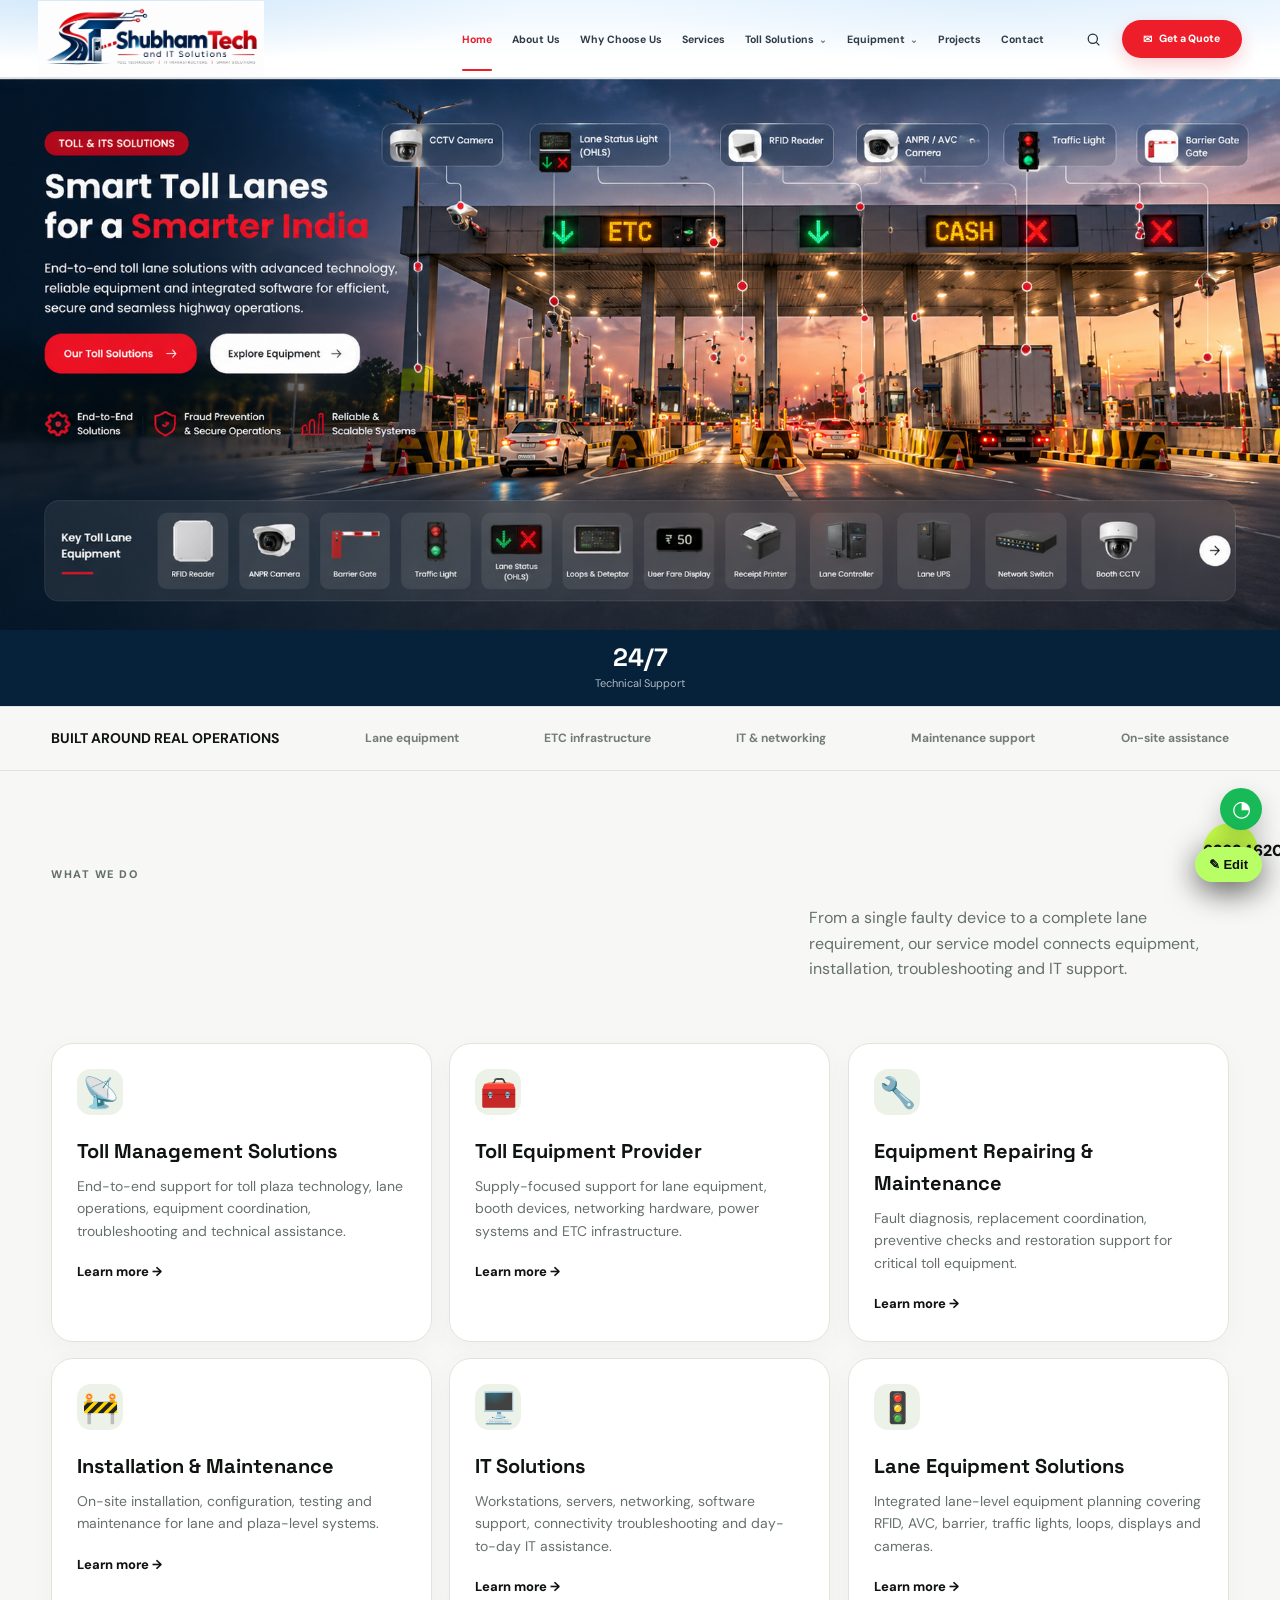
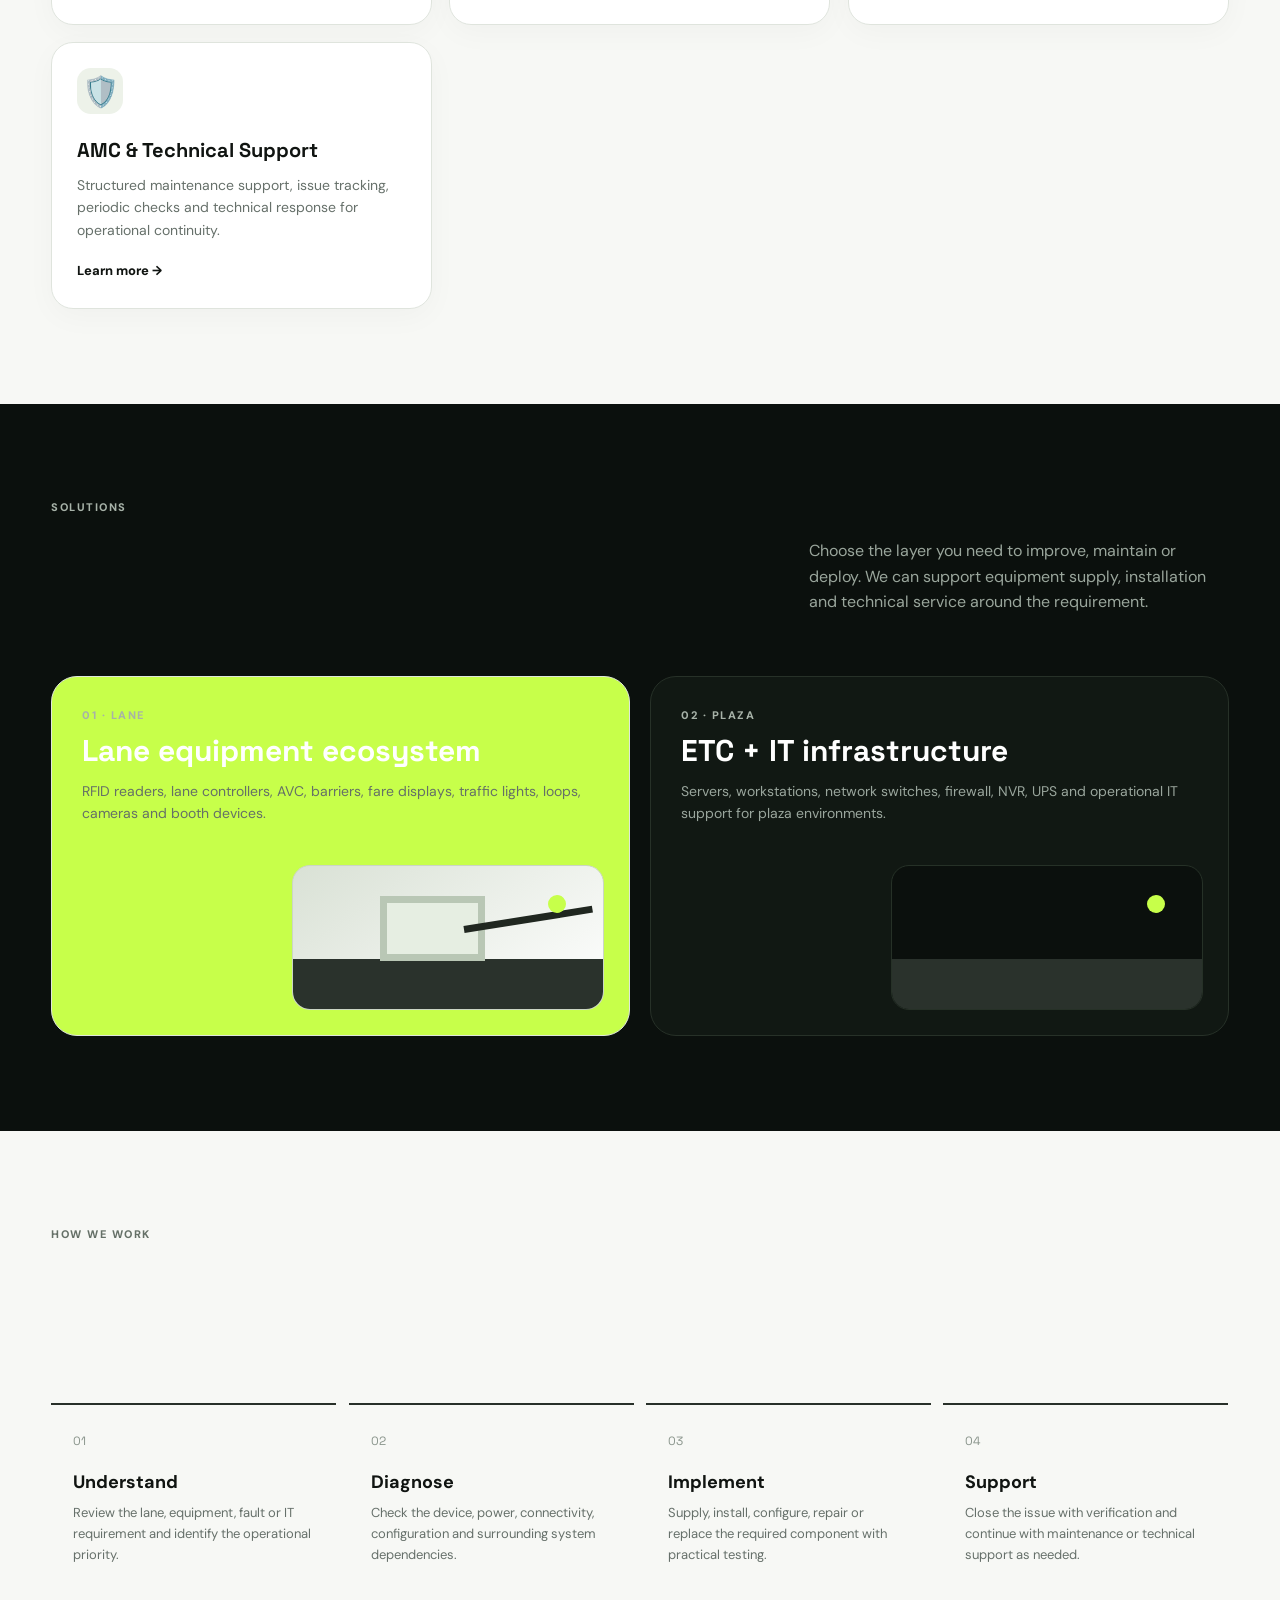
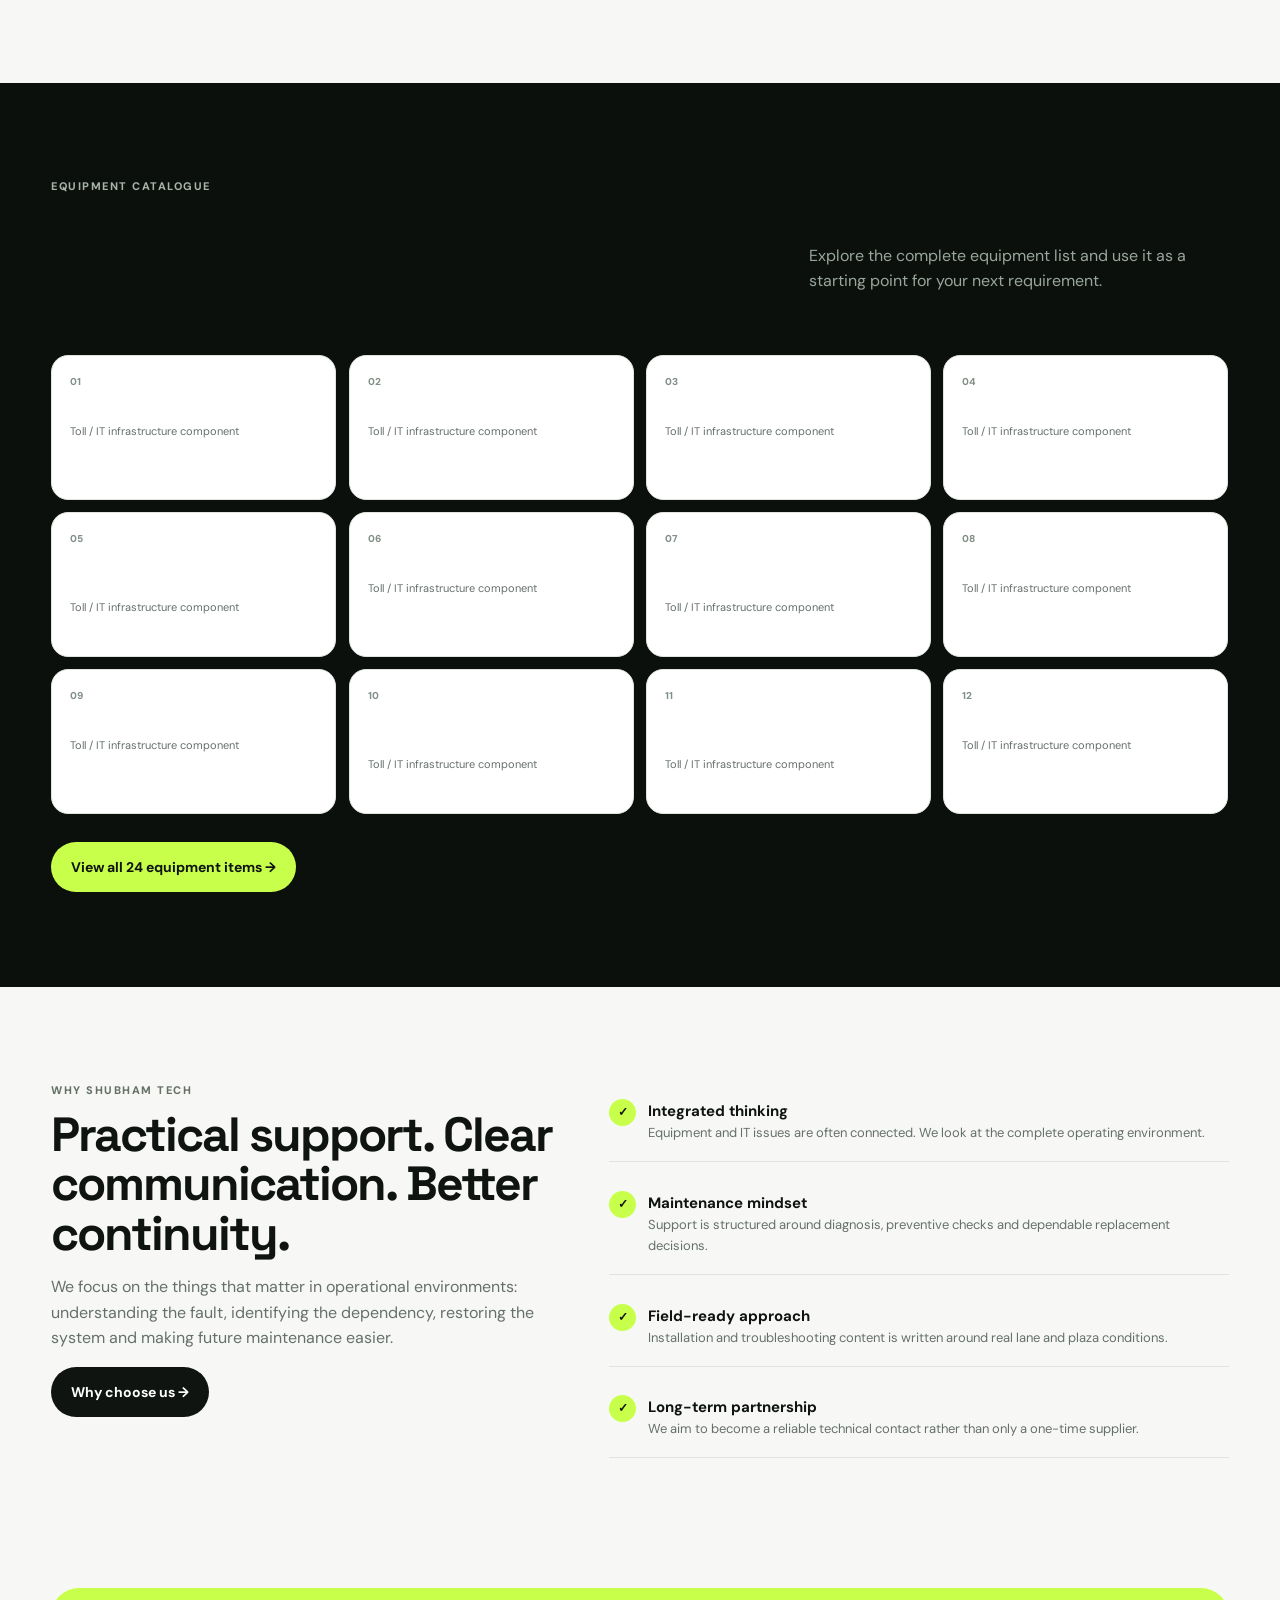
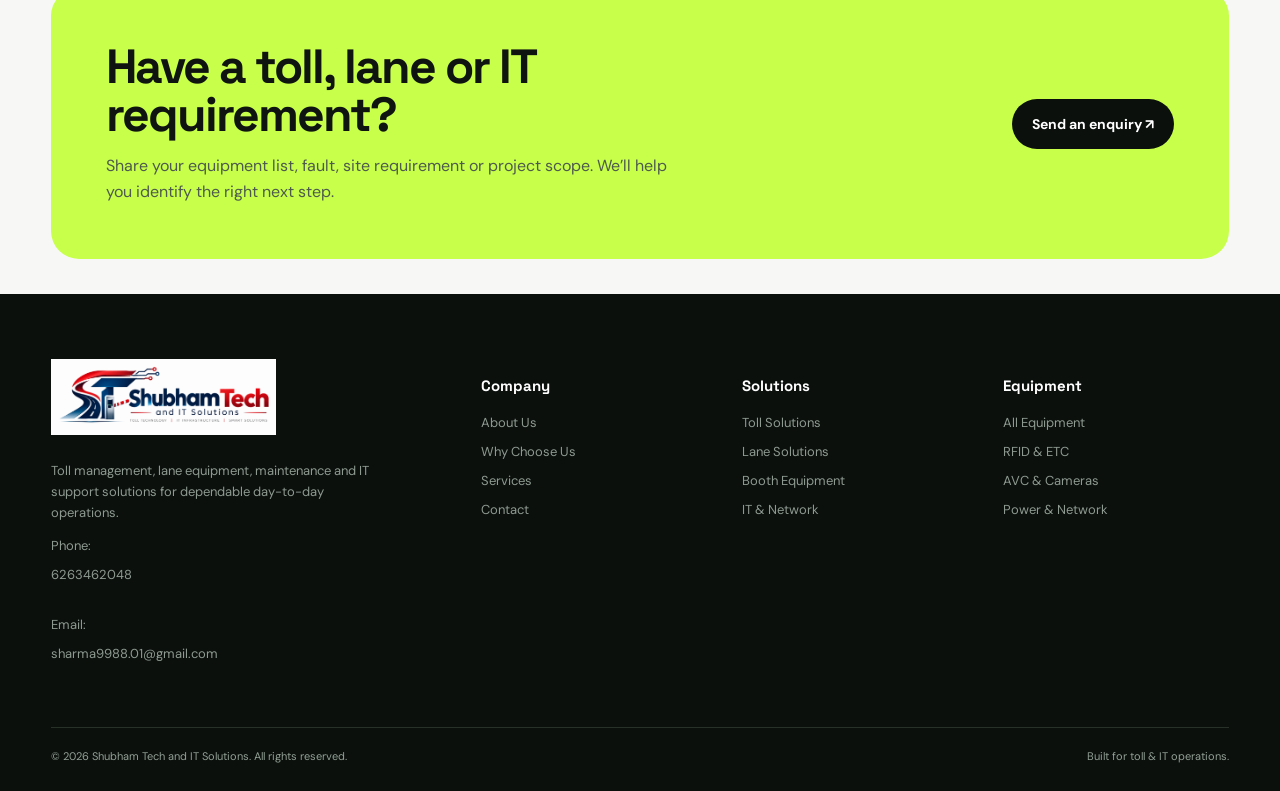
<file: index.html>
<!doctype html><html lang="en"><head><meta charset="utf-8"><meta name="viewport" content="width=device-width,initial-scale=1"><title>Home | Shubham Tech and IT Solutions</title><meta name="description" content="Shubham Tech and IT Solutions provides toll management, toll equipment, lane solutions, maintenance and IT support."><link rel="stylesheet" href="style.css"></head><body><header class="nav screenshot-nav" aria-label="Main navigation">
  <div class="nav-inner screenshot-nav-inner">
    <a class="brand screenshot-brand" href="index.html" aria-label="Shubham Tech and IT Solutions home">
      <img class="brand-logo screenshot-logo" src="logo.png" alt="Shubham Tech and IT Solutions">
    </a>
    <nav class="nav-links screenshot-links" aria-label="Primary">
      <a href="index.html">Home</a>
      <a href="about.html">About Us</a>
      <a href="why-choose-us.html">Why Choose Us</a>
      <a href="services.html">Services</a>
      <a href="solutions.html">Toll Solutions <span class="nav-caret">⌄</span></a>
      <a href="equipment.html">Equipment <span class="nav-caret">⌄</span></a>
      <a href="solutions.html">Projects</a>
      <a href="contact.html">Contact</a>
      <a class="mobile-quote" href="contact.html">Get a Quote</a>
    </nav>
    <div class="screenshot-actions">
      <button class="nav-search screenshot-search" type="button" aria-label="Search">
        <svg viewBox="0 0 24 24" aria-hidden="true"><circle cx="11" cy="11" r="6.5"></circle><path d="M16 16l4.2 4.2"></path></svg>
      </button>
      <a class="quote-cta screenshot-quote" href="contact.html"><span class="quote-icon">✉</span> Get a Quote</a>
      <button class="menu screenshot-menu" type="button" aria-label="Open menu">☰</button>
    </div>
  </div>
</header>
<section class="hero reference-hero dashboard-hero">
<div class="dashboard-visual">
  <img src="toll-dashboard-hero.png" alt="Smart toll lane dashboard for Shubham Tech and IT Solutions">
  <a class="dashboard-hotspot dashboard-solution" href="solutions.html" aria-label="Explore toll solutions"></a>
  <a class="dashboard-hotspot dashboard-equipment" href="equipment.html" aria-label="Explore equipment"></a>
  <a class="dashboard-hotspot dashboard-strip" href="equipment.html" aria-label="View key toll lane equipment"></a>
</div>
<div class="dashboard-stats dashboard-stats-single">
  <div><b>24/7</b><span>Technical Support</span></div>
</div>
</section><section class="trust"><div class="container trust-row"><b>BUILT AROUND REAL OPERATIONS</b><span>Lane equipment</span><span>ETC infrastructure</span><span>IT & networking</span><span>Maintenance support</span><span>On-site assistance</span></div></section>
<section class="section"><div class="container"><div class="section-head"><div><div class="tag">What we do</div><h2>One technical partner for the complete toll environment.</h2></div><p>From a single faulty device to a complete lane requirement, our service model connects equipment, installation, troubleshooting and IT support.</p></div><div class="cards"><article class="card"><div class="icon toll-icon">📡</div><h3>Toll Management Solutions</h3><p>End-to-end support for toll plaza technology, lane operations, equipment coordination, troubleshooting and technical assistance.</p><a class="link" href="services.html">Learn more →</a></article><article class="card"><div class="icon toll-icon">🧰</div><h3>Toll Equipment Provider</h3><p>Supply-focused support for lane equipment, booth devices, networking hardware, power systems and ETC infrastructure.</p><a class="link" href="services.html">Learn more →</a></article><article class="card"><div class="icon toll-icon">🔧</div><h3>Equipment Repairing & Maintenance</h3><p>Fault diagnosis, replacement coordination, preventive checks and restoration support for critical toll equipment.</p><a class="link" href="services.html">Learn more →</a></article><article class="card"><div class="icon toll-icon">🚧</div><h3>Installation & Maintenance</h3><p>On-site installation, configuration, testing and maintenance for lane and plaza-level systems.</p><a class="link" href="services.html">Learn more →</a></article><article class="card"><div class="icon toll-icon">🖥️</div><h3>IT Solutions</h3><p>Workstations, servers, networking, software support, connectivity troubleshooting and day-to-day IT assistance.</p><a class="link" href="services.html">Learn more →</a></article><article class="card"><div class="icon toll-icon">🚦</div><h3>Lane Equipment Solutions</h3><p>Integrated lane-level equipment planning covering RFID, AVC, barrier, traffic lights, loops, displays and cameras.</p><a class="link" href="services.html">Learn more →</a></article><article class="card"><div class="icon toll-icon">🛡️</div><h3>AMC & Technical Support</h3><p>Structured maintenance support, issue tracking, periodic checks and technical response for operational continuity.</p><a class="link" href="services.html">Learn more →</a></article></div></div></section>
<section class="section dark"><div class="container"><div class="section-head"><div><div class="tag">Solutions</div><h2>From lane-level devices to plaza-wide systems.</h2></div><p>Choose the layer you need to improve, maintain or deploy. We can support equipment supply, installation and technical service around the requirement.</p></div><div class="solution-grid"><article class="solution-card lime"><div class="tag">01 · Lane</div><h3>Lane equipment ecosystem</h3><p>RFID readers, lane controllers, AVC, barriers, fare displays, traffic lights, loops, cameras and booth devices.</p><div class="solution-art"><div class="lane-road-art"></div><div class="booth-art"></div><div class="bar-art"></div><div class="green-dot"></div></div></article><article class="solution-card dark"><div class="tag">02 · Plaza</div><h3>ETC + IT infrastructure</h3><p>Servers, workstations, network switches, firewall, NVR, UPS and operational IT support for plaza environments.</p><div class="solution-art"><div class="lane-road-art"></div><div class="green-dot"></div></div></article></div></div></section>
<section class="section"><div class="container"><div class="section-head"><div><div class="tag">How we work</div><h2>A simple service flow built for quick action.</h2></div></div><div class="process"><div class="step"><span>01</span><h3>Understand</h3><p>Review the lane, equipment, fault or IT requirement and identify the operational priority.</p></div><div class="step"><span>02</span><h3>Diagnose</h3><p>Check the device, power, connectivity, configuration and surrounding system dependencies.</p></div><div class="step"><span>03</span><h3>Implement</h3><p>Supply, install, configure, repair or replace the required component with practical testing.</p></div><div class="step"><span>04</span><h3>Support</h3><p>Close the issue with verification and continue with maintenance or technical support as needed.</p></div></div></div></section>
<section class="section dark"><div class="container"><div class="section-head"><div><div class="tag">Equipment catalogue</div><h2>A broad equipment basket for modern toll operations.</h2></div><p>Explore the complete equipment list and use it as a starting point for your next requirement.</p></div><div class="equip-grid"><article class="equip"><div class="equip-num">01</div><h3>RFID Reader with Mounting Pole</h3><p>Toll / IT infrastructure component</p></article><article class="equip"><div class="equip-num">02</div><h3>Electronics Enclosure</h3><p>Toll / IT infrastructure component</p></article><article class="equip"><div class="equip-num">03</div><h3>Lane Controller with Normal PC</h3><p>Toll / IT infrastructure component</p></article><article class="equip"><div class="equip-num">04</div><h3>AVC Camera Base</h3><p>Toll / IT infrastructure component</p></article><article class="equip"><div class="equip-num">05</div><h3>User Fare Display with Mounting Pole</h3><p>Toll / IT infrastructure component</p></article><article class="equip"><div class="equip-num">06</div><h3>Automatic Barrier Gate</h3><p>Toll / IT infrastructure component</p></article><article class="equip"><div class="equip-num">07</div><h3>Overhead Lane Status Light (OHLS)</h3><p>Toll / IT infrastructure component</p></article><article class="equip"><div class="equip-num">08</div><h3>Traffic Light with Mounting Pole</h3><p>Toll / IT infrastructure component</p></article><article class="equip"><div class="equip-num">09</div><h3>Loops with Detector</h3><p>Toll / IT infrastructure component</p></article><article class="equip"><div class="equip-num">10</div><h3>Incident Capture Camera with Mounting Pole</h3><p>Toll / IT infrastructure component</p></article><article class="equip"><div class="equip-num">11</div><h3>Customized Industrial Grade Keyboard</h3><p>Toll / IT infrastructure component</p></article><article class="equip"><div class="equip-num">12</div><h3>TFT Monitor</h3><p>Toll / IT infrastructure component</p></article></div><div class="actions"><a class="btn lime" href="equipment.html">View all 24 equipment items →</a></div></div></section>
<section class="section"><div class="container split"><div><div class="tag">Why Shubham Tech</div><h2>Practical support. Clear communication. Better continuity.</h2><p>We focus on the things that matter in operational environments: understanding the fault, identifying the dependency, restoring the system and making future maintenance easier.</p><a class="btn dark" href="why-choose-us.html">Why choose us →</a></div><div class="checklist"><div class="check"><b>✓</b><div><strong>Integrated thinking</strong><span>Equipment and IT issues are often connected. We look at the complete operating environment.</span></div></div><div class="check"><b>✓</b><div><strong>Maintenance mindset</strong><span>Support is structured around diagnosis, preventive checks and dependable replacement decisions.</span></div></div><div class="check"><b>✓</b><div><strong>Field-ready approach</strong><span>Installation and troubleshooting content is written around real lane and plaza conditions.</span></div></div><div class="check"><b>✓</b><div><strong>Long-term partnership</strong><span>We aim to become a reliable technical contact rather than only a one-time supplier.</span></div></div></div></div></section>
<section class="cta"><div class="container"><div class="cta-box"><div><h2>Have a toll, lane or IT requirement?</h2><p>Share your equipment list, fault, site requirement or project scope. We’ll help you identify the right next step.</p></div><a class="btn" href="contact.html">Send an enquiry ↗</a></div></div></section><footer class="footer"><div class="container footer-grid"><div><div class="brand" style="color:white"><img class="brand-logo" src="logo.png" alt="Shubham Tech and IT Solutions logo"><span class="brand-text">Shubham Tech</span></div><p style="margin-top:18px;max-width:330px">Toll management, lane equipment, maintenance and IT support solutions for dependable day-to-day operations.</p><p>Phone: <a href="tel:+916263462048">6263462048</a><br>Email: <a href="mailto:sharma9988.01@gmail.com">sharma9988.01@gmail.com</a></p></div><div><h3>Company</h3><a href="about.html">About Us</a><a href="why-choose-us.html">Why Choose Us</a><a href="services.html">Services</a><a href="contact.html">Contact</a></div><div><h3>Solutions</h3><a href="solutions.html">Toll Solutions</a><a href="solutions.html#lane">Lane Solutions</a><a href="solutions.html#booth">Booth Equipment</a><a href="solutions.html#network">IT & Network</a></div><div><h3>Equipment</h3><a href="equipment.html">All Equipment</a><a href="equipment.html#rfid">RFID & ETC</a><a href="equipment.html#avc">AVC & Cameras</a><a href="equipment.html#power">Power & Network</a></div></div><div class="container footer-bottom"><span>© 2026 Shubham Tech and IT Solutions. All rights reserved.</span><span>Built for toll & IT operations.</span></div></footer><a class="float-whatsapp" href="https://wa.me/916263462048" aria-label="WhatsApp">◔</a><a class="float-call" href="tel:+916263462048" aria-label="Call">☎</a><script src="site-data.js"></script><script src="script.js"></script><a href="admin.html" class="edit-site" aria-label="Edit Website">✎ Edit</a></body></html>
</file>
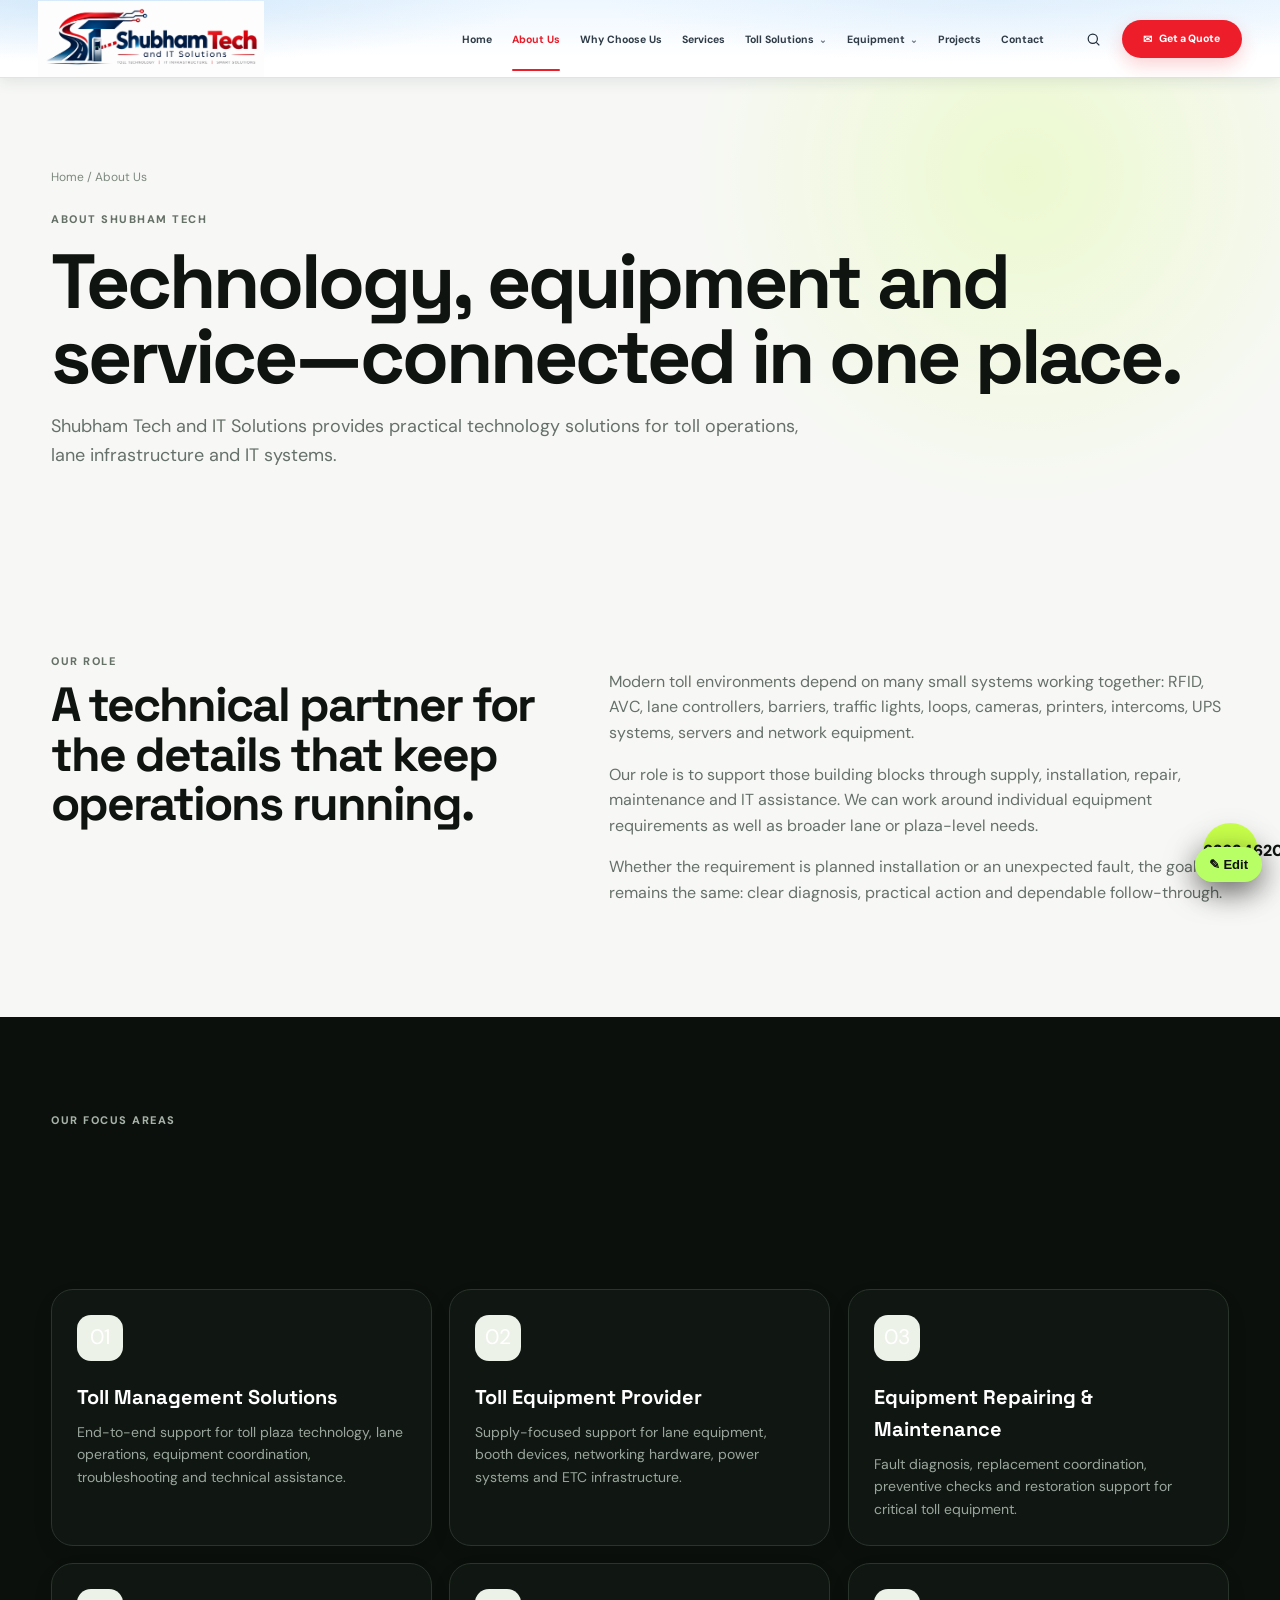
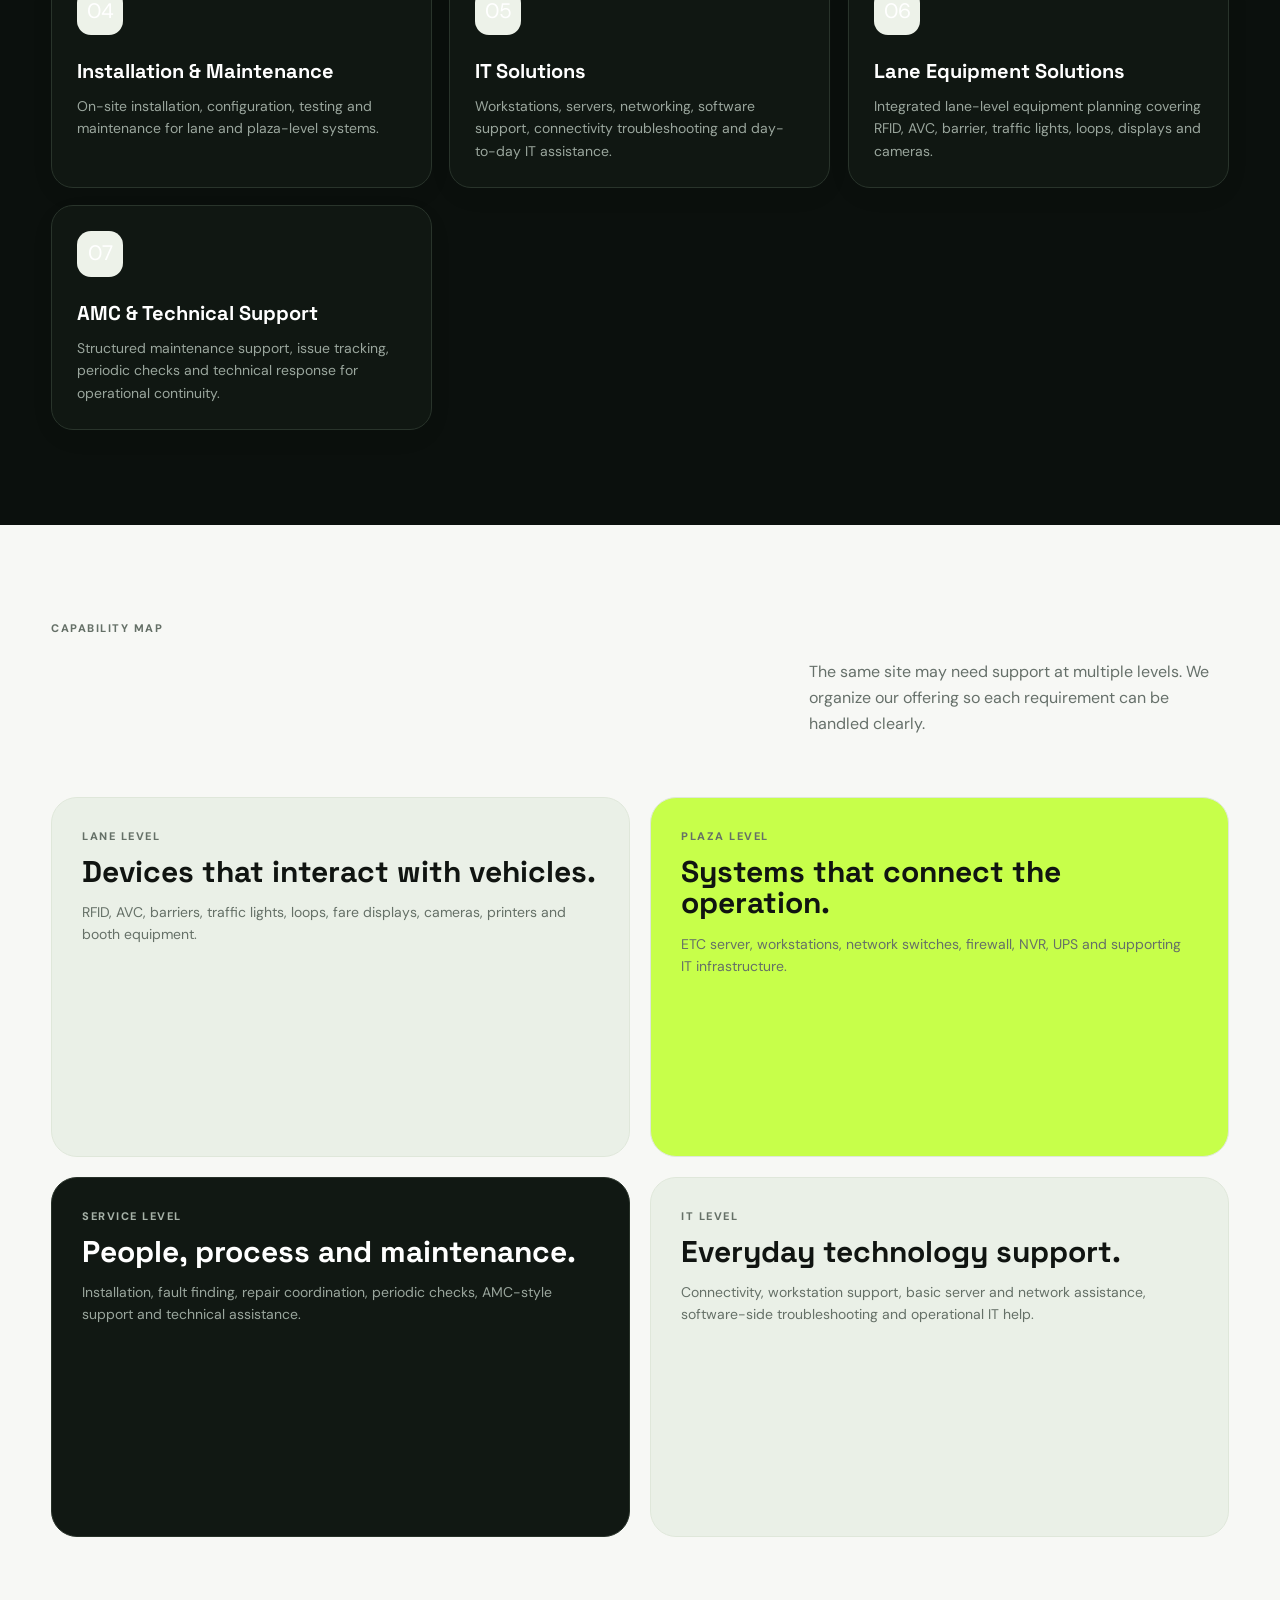
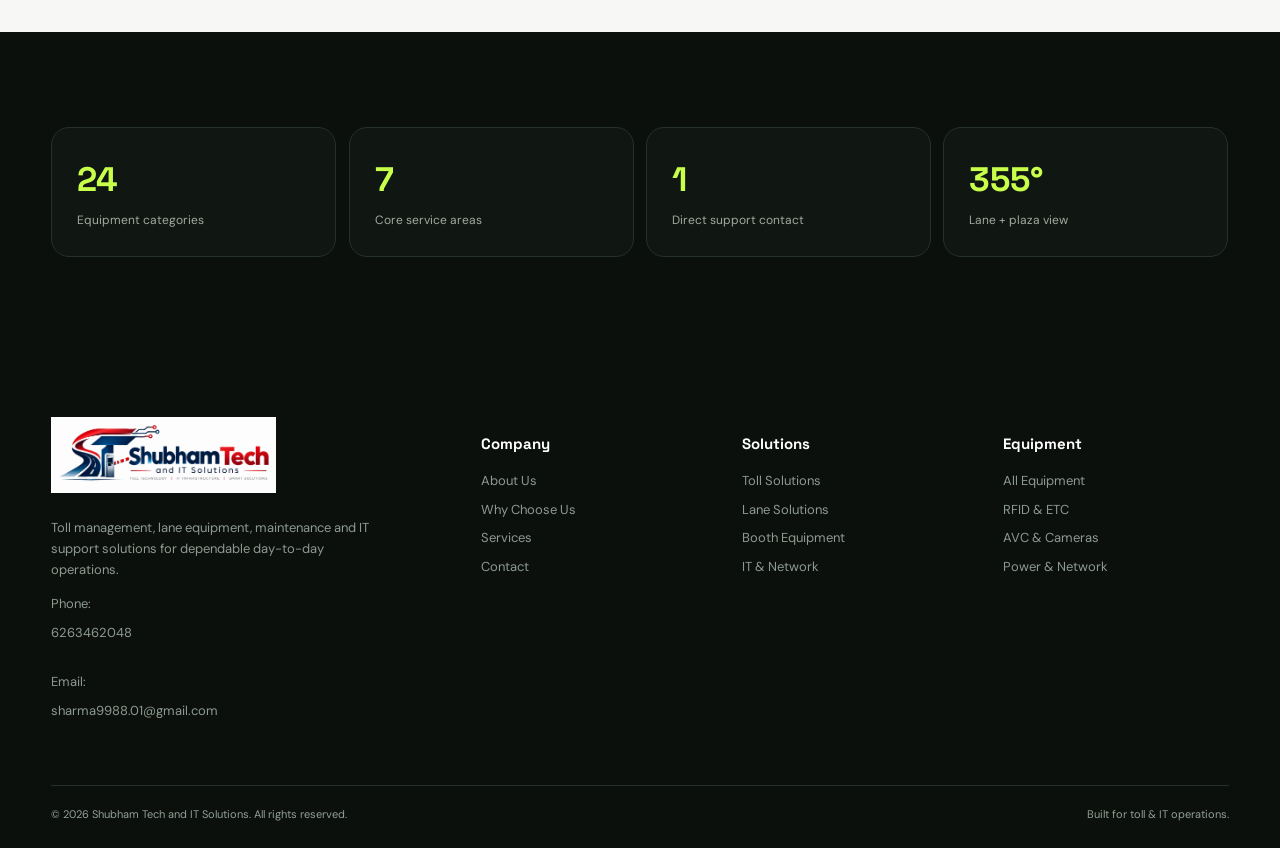
<file: about.html>
<!doctype html><html lang="en"><head><meta charset="utf-8"><meta name="viewport" content="width=device-width,initial-scale=1"><title>About Us | Shubham Tech and IT Solutions</title><meta name="description" content="Shubham Tech and IT Solutions provides toll management, toll equipment, lane solutions, maintenance and IT support."><link rel="stylesheet" href="style.css"></head><body><header class="nav screenshot-nav" aria-label="Main navigation">
  <div class="nav-inner screenshot-nav-inner">
    <a class="brand screenshot-brand" href="index.html" aria-label="Shubham Tech and IT Solutions home">
      <img class="brand-logo screenshot-logo" src="logo.png" alt="Shubham Tech and IT Solutions">
    </a>
    <nav class="nav-links screenshot-links" aria-label="Primary">
      <a href="index.html">Home</a>
      <a href="about.html">About Us</a>
      <a href="why-choose-us.html">Why Choose Us</a>
      <a href="services.html">Services</a>
      <a href="solutions.html">Toll Solutions <span class="nav-caret">⌄</span></a>
      <a href="equipment.html">Equipment <span class="nav-caret">⌄</span></a>
      <a href="solutions.html">Projects</a>
      <a href="contact.html">Contact</a>
      <a class="mobile-quote" href="contact.html">Get a Quote</a>
    </nav>
    <div class="screenshot-actions">
      <button class="nav-search screenshot-search" type="button" aria-label="Search">
        <svg viewBox="0 0 24 24" aria-hidden="true"><circle cx="11" cy="11" r="6.5"></circle><path d="M16 16l4.2 4.2"></path></svg>
      </button>
      <a class="quote-cta screenshot-quote" href="contact.html"><span class="quote-icon">✉</span> Get a Quote</a>
      <button class="menu screenshot-menu" type="button" aria-label="Open menu">☰</button>
    </div>
  </div>
</header>
<section class="page-hero"><div class="container"><div class="breadcrumb">Home / About Us</div><div class="tag" style="margin-top:24px">About Shubham Tech</div><h1>Technology, equipment and service—connected in one place.</h1><p>Shubham Tech and IT Solutions is focused on toll infrastructure and IT support. Our approach combines equipment knowledge, practical troubleshooting and service coordination to help toll operations stay organized and operational.</p></div></section>
<section class="section"><div class="container"><div class="split"><div><div class="tag">Our role</div><h2>A technical partner for the details that keep operations running.</h2></div><div><p>Modern toll environments depend on many small systems working together: RFID, AVC, lane controllers, barriers, traffic lights, loops, cameras, printers, intercoms, UPS systems, servers and network equipment.</p><p>Our role is to support those building blocks through supply, installation, repair, maintenance and IT assistance. We can work around individual equipment requirements as well as broader lane or plaza-level needs.</p><p>Whether the requirement is planned installation or an unexpected fault, the goal remains the same: clear diagnosis, practical action and dependable follow-through.</p></div></div></div></section>
<section class="section dark"><div class="container"><div class="section-head"><div><div class="tag">Our focus areas</div><h2>Seven service pillars for toll & IT environments.</h2></div></div><div class="cards"><article class="card" style="background:#101712;border-color:#29342b;color:white"><div class="icon">01</div><h3>Toll Management Solutions</h3><p style="color:#9aa69d">End-to-end support for toll plaza technology, lane operations, equipment coordination, troubleshooting and technical assistance.</p></article><article class="card" style="background:#101712;border-color:#29342b;color:white"><div class="icon">02</div><h3>Toll Equipment Provider</h3><p style="color:#9aa69d">Supply-focused support for lane equipment, booth devices, networking hardware, power systems and ETC infrastructure.</p></article><article class="card" style="background:#101712;border-color:#29342b;color:white"><div class="icon">03</div><h3>Equipment Repairing & Maintenance</h3><p style="color:#9aa69d">Fault diagnosis, replacement coordination, preventive checks and restoration support for critical toll equipment.</p></article><article class="card" style="background:#101712;border-color:#29342b;color:white"><div class="icon">04</div><h3>Installation & Maintenance</h3><p style="color:#9aa69d">On-site installation, configuration, testing and maintenance for lane and plaza-level systems.</p></article><article class="card" style="background:#101712;border-color:#29342b;color:white"><div class="icon">05</div><h3>IT Solutions</h3><p style="color:#9aa69d">Workstations, servers, networking, software support, connectivity troubleshooting and day-to-day IT assistance.</p></article><article class="card" style="background:#101712;border-color:#29342b;color:white"><div class="icon">06</div><h3>Lane Equipment Solutions</h3><p style="color:#9aa69d">Integrated lane-level equipment planning covering RFID, AVC, barrier, traffic lights, loops, displays and cameras.</p></article><article class="card" style="background:#101712;border-color:#29342b;color:white"><div class="icon">07</div><h3>AMC & Technical Support</h3><p style="color:#9aa69d">Structured maintenance support, issue tracking, periodic checks and technical response for operational continuity.</p></article></div></div></section>
<section class="section"><div class="container"><div class="section-head"><div><div class="tag">Capability map</div><h2>Where our work connects across a toll plaza.</h2></div><p>The same site may need support at multiple levels. We organize our offering so each requirement can be handled clearly.</p></div><div class="solution-grid"><article class="solution-card"><div class="tag">Lane level</div><h3>Devices that interact with vehicles.</h3><p>RFID, AVC, barriers, traffic lights, loops, fare displays, cameras, printers and booth equipment.</p></article><article class="solution-card lime"><div class="tag">Plaza level</div><h3>Systems that connect the operation.</h3><p>ETC server, workstations, network switches, firewall, NVR, UPS and supporting IT infrastructure.</p></article><article class="solution-card dark"><div class="tag">Service level</div><h3>People, process and maintenance.</h3><p>Installation, fault finding, repair coordination, periodic checks, AMC-style support and technical assistance.</p></article><article class="solution-card"><div class="tag">IT level</div><h3>Everyday technology support.</h3><p>Connectivity, workstation support, basic server and network assistance, software-side troubleshooting and operational IT help.</p></article></div></div></section>
<section class="section dark"><div class="container"><div class="stats"><div class="stat"><b>24</b><span>Equipment categories</span></div><div class="stat"><b>07</b><span>Core service areas</span></div><div class="stat"><b>01</b><span>Direct support contact</span></div><div class="stat"><b>360°</b><span>Lane + plaza view</span></div></div></div></section><footer class="footer"><div class="container footer-grid"><div><div class="brand" style="color:white"><img class="brand-logo" src="logo.png" alt="Shubham Tech and IT Solutions logo"><span class="brand-text">Shubham Tech</span></div><p style="margin-top:18px;max-width:330px">Toll management, lane equipment, maintenance and IT support solutions for dependable day-to-day operations.</p><p>Phone: <a href="tel:+916263462048">6263462048</a><br>Email: <a href="mailto:sharma9988.01@gmail.com">sharma9988.01@gmail.com</a></p></div><div><h3>Company</h3><a href="about.html">About Us</a><a href="why-choose-us.html">Why Choose Us</a><a href="services.html">Services</a><a href="contact.html">Contact</a></div><div><h3>Solutions</h3><a href="solutions.html">Toll Solutions</a><a href="solutions.html#lane">Lane Solutions</a><a href="solutions.html#booth">Booth Equipment</a><a href="solutions.html#network">IT & Network</a></div><div><h3>Equipment</h3><a href="equipment.html">All Equipment</a><a href="equipment.html#rfid">RFID & ETC</a><a href="equipment.html#avc">AVC & Cameras</a><a href="equipment.html#power">Power & Network</a></div></div><div class="container footer-bottom"><span>© 2026 Shubham Tech and IT Solutions. All rights reserved.</span><span>Built for toll & IT operations.</span></div></footer><a class="float-call" href="tel:+916263462048" aria-label="Call">☎</a><script src="site-data.js"></script><script src="script.js"></script><a href="admin.html" class="edit-site" aria-label="Edit Website">✎ Edit</a></body></html>
</file>
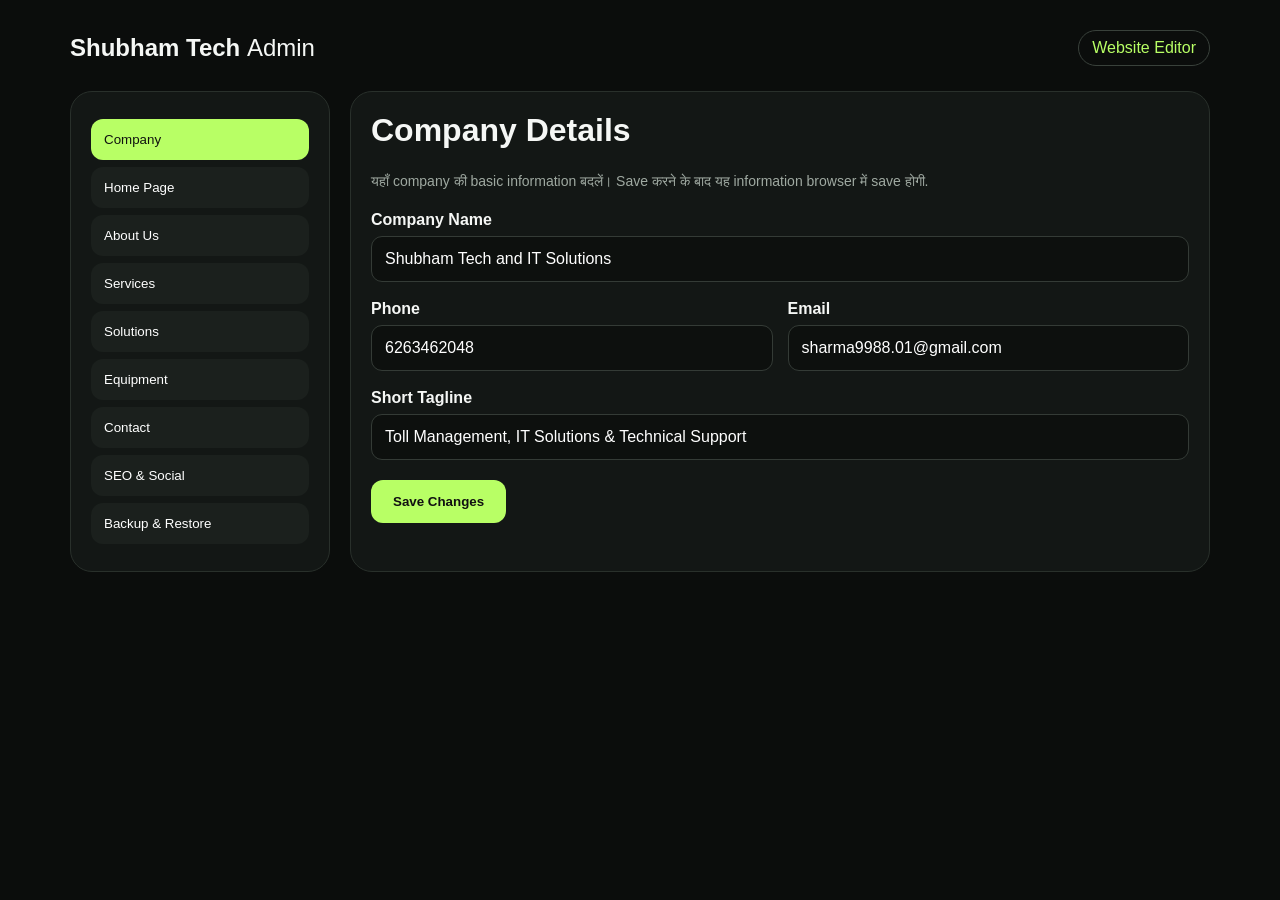
<file: admin.html>
<!DOCTYPE html>
<html lang="en">
<head>
<meta charset="UTF-8">
<meta name="viewport" content="width=device-width, initial-scale=1.0">
<title>Shubham Tech | Website Editor</title>
<style>
*{box-sizing:border-box}body{margin:0;font-family:Inter,Arial,sans-serif;background:#0b0d0c;color:#f5f7f5}
.wrap{max-width:1200px;margin:auto;padding:30px}.top{display:flex;justify-content:space-between;align-items:center;margin-bottom:25px}
.logo{font-size:24px;font-weight:800}.badge{padding:8px 13px;border:1px solid #39413b;border-radius:30px;color:#b8ff65}
.grid{display:grid;grid-template-columns:260px 1fr;gap:20px}.nav,.panel{background:#131715;border:1px solid #29302b;border-radius:22px;padding:20px}
.nav button{display:block;width:100%;margin:7px 0;padding:13px;border:0;border-radius:12px;background:#1b201d;color:#fff;text-align:left;cursor:pointer}
.nav button.active,.nav button:hover{background:#b8ff65;color:#10130f}
h1{font-size:32px;margin-top:0}h2{font-size:19px}.section{display:none}.section.active{display:block}
label{display:block;font-weight:700;margin:18px 0 7px}input,textarea{width:100%;background:#0d100e;color:#fff;border:1px solid #343b36;border-radius:11px;padding:13px;font:inherit}textarea{min-height:120px;resize:vertical}
.row{display:grid;grid-template-columns:1fr 1fr;gap:15px}.save{margin-top:20px;padding:14px 22px;border:0;border-radius:12px;background:#b8ff65;color:#111;font-weight:800;cursor:pointer}.note{color:#9fa9a1;font-size:14px;line-height:1.6}
.danger{background:#251615;color:#ffaaa3}.status{margin-left:12px;color:#b8ff65}
@media(max-width:800px){.grid{grid-template-columns:1fr}.row{grid-template-columns:1fr}}
</style>
</head>
<body>
<div class="wrap">
<div class="top"><div class="logo">Shubham Tech <span style="font-weight:400">Admin</span></div><div class="badge">Website Editor</div></div>
<div class="grid">
<aside class="nav">
<button class="active" data-tab="company">Company</button>
<button data-tab="home">Home Page</button>
<button data-tab="about">About Us</button>
<button data-tab="services">Services</button>
<button data-tab="solutions">Solutions</button>
<button data-tab="equipment">Equipment</button>
<button data-tab="contact">Contact</button>
<button data-tab="seo">SEO & Social</button><button data-tab="backup">Backup & Restore</button>
</aside>
<main class="panel">
<div id="company" class="section active">
<h1>Company Details</h1><p class="note">यहाँ company की basic information बदलें। Save करने के बाद यह information browser में save होगी.</p>
<label>Company Name</label><input id="companyName">
<div class="row"><div><label>Phone</label><input id="phone"></div><div><label>Email</label><input id="email"></div></div>
<label>Short Tagline</label><input id="tagline">
<button class="save" onclick="saveData()">Save Changes</button><span id="status1" class="status"></span>
</div>

<div id="home" class="section"><h1>Home Page</h1>
<label>Hero Heading</label><input id="heroHeading">
<label>Hero Description</label><textarea id="heroDesc"></textarea>
<label>Primary Button Text</label><input id="heroButton">
<label>Home Introduction</label><textarea id="homeIntro"></textarea>
<button class="save" onclick="saveData()">Save Changes</button></div>

<div id="about" class="section"><h1>About Us</h1>
<label>About Heading</label><input id="aboutHeading">
<label>About Description</label><textarea id="aboutDesc"></textarea>
<label>Company Experience / Highlight</label><input id="aboutHighlight">
<label>Mission</label><textarea id="mission"></textarea>
<label>Vision</label><textarea id="vision"></textarea>
<button class="save" onclick="saveData()">Save Changes</button></div>

<div id="services" class="section"><h1>Services</h1>
<p class="note">नीचे services की पूरी list comma-separated format में edit कर सकते हैं। बाद में individual service editor भी जोड़ा जा सकता है।</p>
<label>Services</label><textarea id="servicesList"></textarea>
<label>Services Intro</label><textarea id="servicesIntro"></textarea>
<button class="save" onclick="saveData()">Save Changes</button></div>

<div id="solutions" class="section"><h1>Toll Solutions</h1>
<label>Solutions List</label><textarea id="solutionsList"></textarea>
<label>Solutions Description</label><textarea id="solutionsDesc"></textarea>
<button class="save" onclick="saveData()">Save Changes</button></div>

<div id="equipment" class="section"><h1>Equipment</h1>
<label>Equipment List — one item per line</label><textarea id="equipmentList" style="min-height:360px"></textarea>
<label>Equipment Section Description</label><textarea id="equipmentDesc"></textarea>
<button class="save" onclick="saveData()">Save Changes</button></div>

<div id="contact" class="section"><h1>Contact</h1>
<label>Address</label><textarea id="address"></textarea>
<div class="row"><div><label>Phone</label><input id="contactPhone"></div><div><label>Email</label><input id="contactEmail"></div></div>
<label>WhatsApp Number (with country code)</label><input id="whatsapp">
<label>Contact Page Message</label><textarea id="contactMessage"></textarea>
<button class="save" onclick="saveData()">Save Changes</button></div>

<div id="seo" class="section"><h1>SEO & Social</h1>
<label>Website Title</label><input id="siteTitle">
<label>Meta Description</label><textarea id="metaDescription"></textarea>
<div class="row"><div><label>Facebook URL</label><input id="facebook"></div><div><label>LinkedIn URL</label><input id="linkedin"></div></div>
<label>Instagram URL</label><input id="instagram">
<button class="save" onclick="saveData()">Save Changes</button></div>
<div id="backup" class="section"><h1>Backup & Restore</h1><p class="note">अपने सारे website edits का backup JSON file में रखें। दूसरे computer पर Import करके वही content restore कर सकते हैं.</p><button class="save" onclick="exportData()">Export Website Data</button><label>Import Website Data</label><input type="file" accept="application/json" onchange="importData(this.files[0])"><button class="save danger" onclick="resetData()">Reset to Default</button></div></main>
</div>
</div>
<script src="site-data.js"></script><script src="admin.js"></script>
</body></html>
</file>
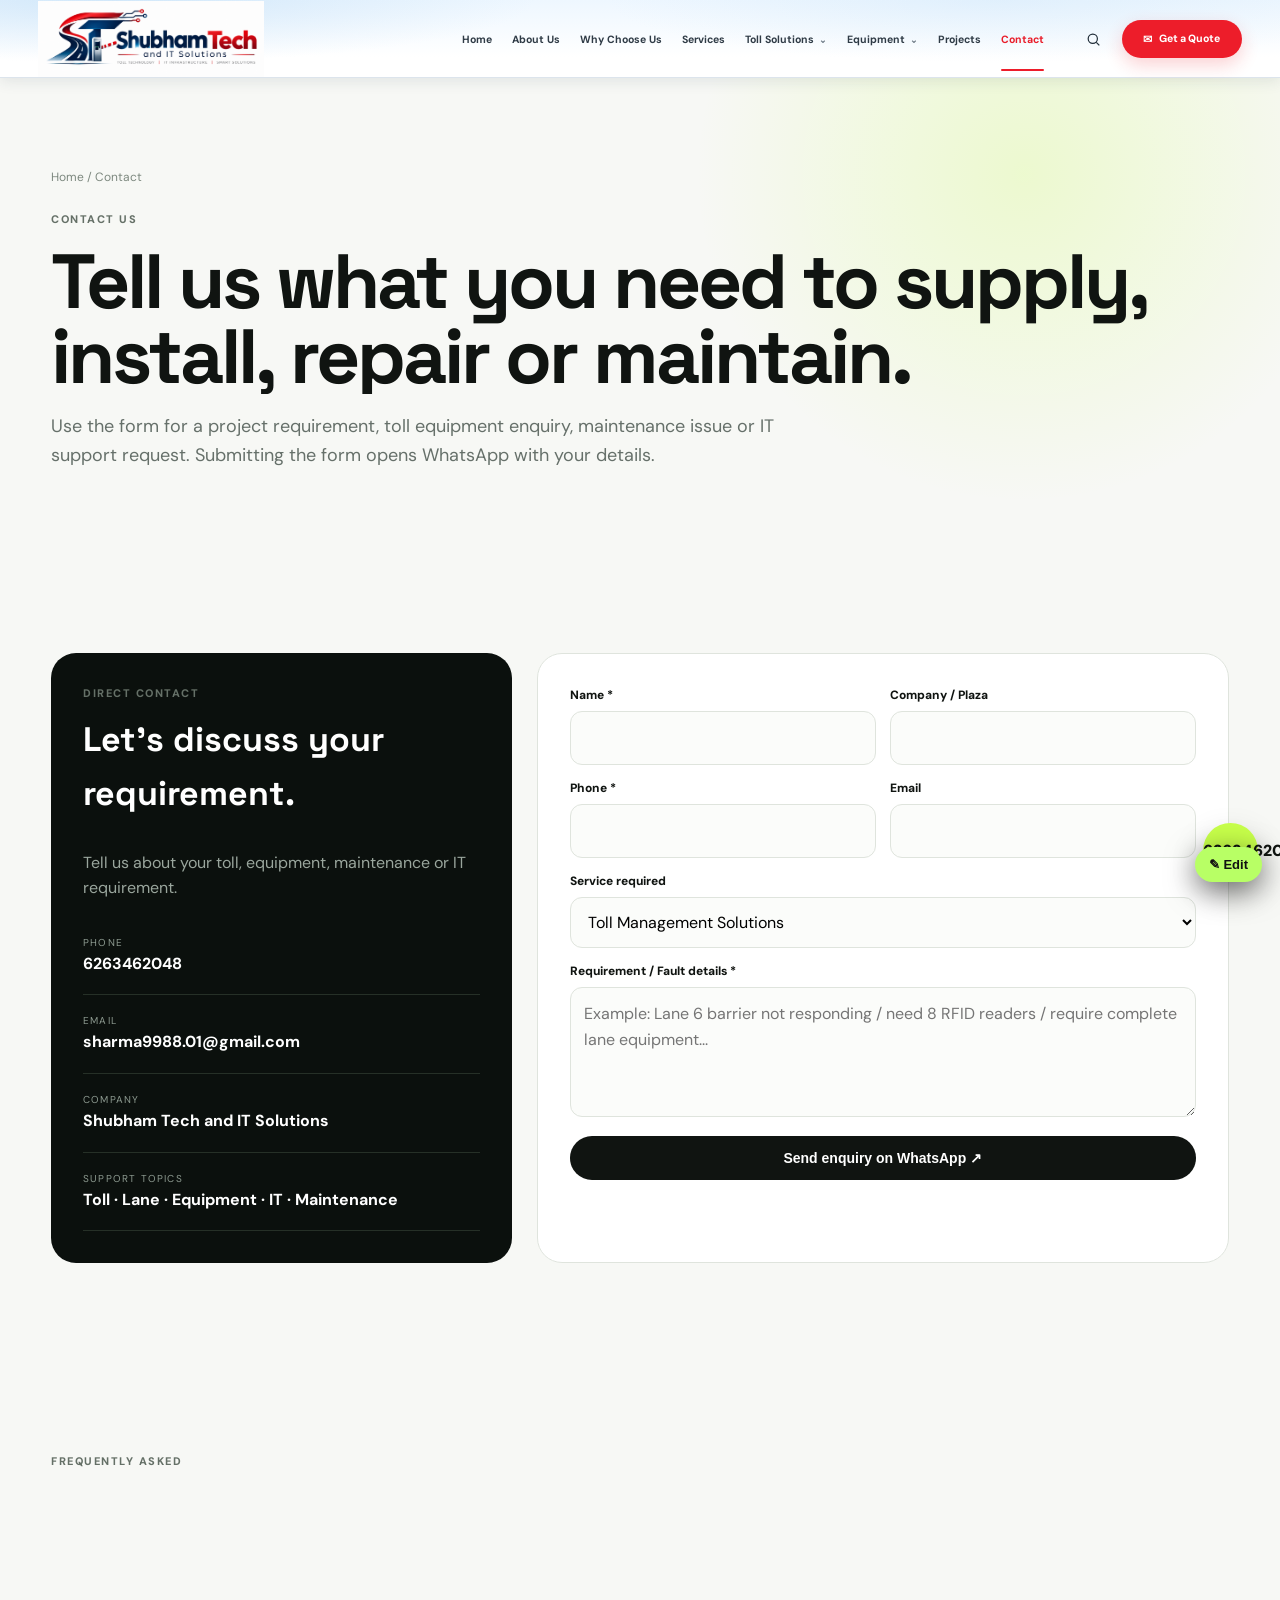
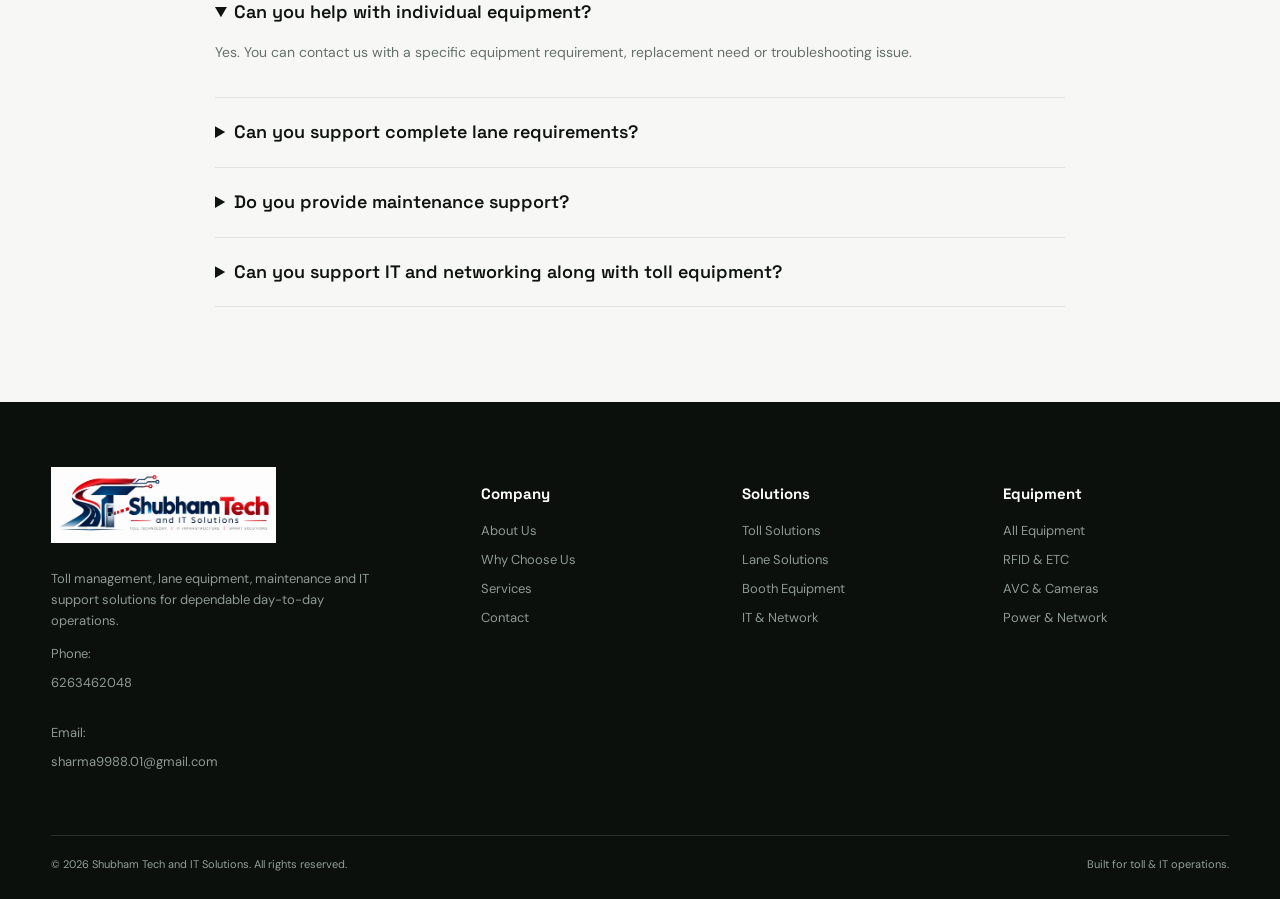
<file: contact.html>
<!doctype html><html lang="en"><head><meta charset="utf-8"><meta name="viewport" content="width=device-width,initial-scale=1"><title>Contact | Shubham Tech and IT Solutions</title><meta name="description" content="Shubham Tech and IT Solutions provides toll management, toll equipment, lane solutions, maintenance and IT support."><link rel="stylesheet" href="style.css"></head><body><header class="nav screenshot-nav" aria-label="Main navigation">
  <div class="nav-inner screenshot-nav-inner">
    <a class="brand screenshot-brand" href="index.html" aria-label="Shubham Tech and IT Solutions home">
      <img class="brand-logo screenshot-logo" src="logo.png" alt="Shubham Tech and IT Solutions">
    </a>
    <nav class="nav-links screenshot-links" aria-label="Primary">
      <a href="index.html">Home</a>
      <a href="about.html">About Us</a>
      <a href="why-choose-us.html">Why Choose Us</a>
      <a href="services.html">Services</a>
      <a href="solutions.html">Toll Solutions <span class="nav-caret">⌄</span></a>
      <a href="equipment.html">Equipment <span class="nav-caret">⌄</span></a>
      <a href="solutions.html">Projects</a>
      <a href="contact.html">Contact</a>
      <a class="mobile-quote" href="contact.html">Get a Quote</a>
    </nav>
    <div class="screenshot-actions">
      <button class="nav-search screenshot-search" type="button" aria-label="Search">
        <svg viewBox="0 0 24 24" aria-hidden="true"><circle cx="11" cy="11" r="6.5"></circle><path d="M16 16l4.2 4.2"></path></svg>
      </button>
      <a class="quote-cta screenshot-quote" href="contact.html"><span class="quote-icon">✉</span> Get a Quote</a>
      <button class="menu screenshot-menu" type="button" aria-label="Open menu">☰</button>
    </div>
  </div>
</header>
<section class="page-hero"><div class="container"><div class="breadcrumb">Home / Contact</div><div class="tag" style="margin-top:24px">Contact us</div><h1>Tell us what you need to supply, install, repair or maintain.</h1><p>Use the form for a project requirement, toll equipment enquiry, maintenance issue or IT support request. Submitting the form opens WhatsApp with your details.</p></div></section><section class="section"><div class="container contact-grid"><div class="contact-box"><div class="tag">Direct contact</div><h2>Let’s discuss your requirement.</h2><p style="color:#9aa69d">For faster coordination, include the plaza/site name, lane number, equipment name, fault description and urgency when relevant.</p><div class="contact-item"><small>Phone</small><a href="tel:+916263462048">6263462048</a></div><div class="contact-item"><small>Email</small><a href="mailto:sharma9988.01@gmail.com">sharma9988.01@gmail.com</a></div><div class="contact-item"><small>Company</small><strong>Shubham Tech and IT Solutions</strong></div><div class="contact-item"><small>Support topics</small><strong>Toll · Lane · Equipment · IT · Maintenance</strong></div></div><form class="form" id="enquiryForm"><div class="form-grid"><div class="field"><label>Name *</label><input name="name" required></div><div class="field"><label>Company / Plaza</label><input name="company"></div><div class="field"><label>Phone *</label><input name="phone" required></div><div class="field"><label>Email</label><input type="email" name="email"></div><div class="field full"><label>Service required</label><select name="service"><option>Toll Management Solutions</option><option>Toll Equipment Provider</option><option>Equipment Repairing & Maintenance</option><option>Installation & Maintenance</option><option>IT Solutions</option><option>Lane Equipment Solutions</option><option>AMC & Technical Support</option></select></div><div class="field full"><label>Requirement / Fault details *</label><textarea name="message" required placeholder="Example: Lane 6 barrier not responding / need 8 RFID readers / require complete lane equipment..." ></textarea></div><div class="field full"><button class="btn dark" type="submit">Send enquiry on WhatsApp ↗</button></div></div></form></div></section><section class="section"><div class="container"><div class="section-head"><div><div class="tag">Frequently asked</div><h2>Before you contact us.</h2></div></div><div class="faq"><details open><summary>Can you help with individual equipment?</summary><p>Yes. You can contact us with a specific equipment requirement, replacement need or troubleshooting issue.</p></details><details><summary>Can you support complete lane requirements?</summary><p>Yes. Share the lane type and equipment scope and we can help organize the required categories and service support.</p></details><details><summary>Do you provide maintenance support?</summary><p>Maintenance and technical support is one of our core service areas. The exact scope can be discussed based on the site requirement.</p></details><details><summary>Can you support IT and networking along with toll equipment?</summary><p>Yes. Our offering includes IT solutions, network switches, firewall, NVR, servers, workstations and related technical assistance.</p></details></div></div></section><footer class="footer"><div class="container footer-grid"><div><div class="brand" style="color:white"><img class="brand-logo" src="logo.png" alt="Shubham Tech and IT Solutions logo"><span class="brand-text">Shubham Tech</span></div><p style="margin-top:18px;max-width:330px">Toll management, lane equipment, maintenance and IT support solutions for dependable day-to-day operations.</p><p>Phone: <a href="tel:+916263462048">6263462048</a><br>Email: <a href="mailto:sharma9988.01@gmail.com">sharma9988.01@gmail.com</a></p></div><div><h3>Company</h3><a href="about.html">About Us</a><a href="why-choose-us.html">Why Choose Us</a><a href="services.html">Services</a><a href="contact.html">Contact</a></div><div><h3>Solutions</h3><a href="solutions.html">Toll Solutions</a><a href="solutions.html#lane">Lane Solutions</a><a href="solutions.html#booth">Booth Equipment</a><a href="solutions.html#network">IT & Network</a></div><div><h3>Equipment</h3><a href="equipment.html">All Equipment</a><a href="equipment.html#rfid">RFID & ETC</a><a href="equipment.html#avc">AVC & Cameras</a><a href="equipment.html#power">Power & Network</a></div></div><div class="container footer-bottom"><span>© 2026 Shubham Tech and IT Solutions. All rights reserved.</span><span>Built for toll & IT operations.</span></div></footer><a class="float-call" href="tel:+916263462048" aria-label="Call">☎</a><script src="site-data.js"></script><script src="script.js"></script><a href="admin.html" class="edit-site" aria-label="Edit Website">✎ Edit</a></body></html>
</file>
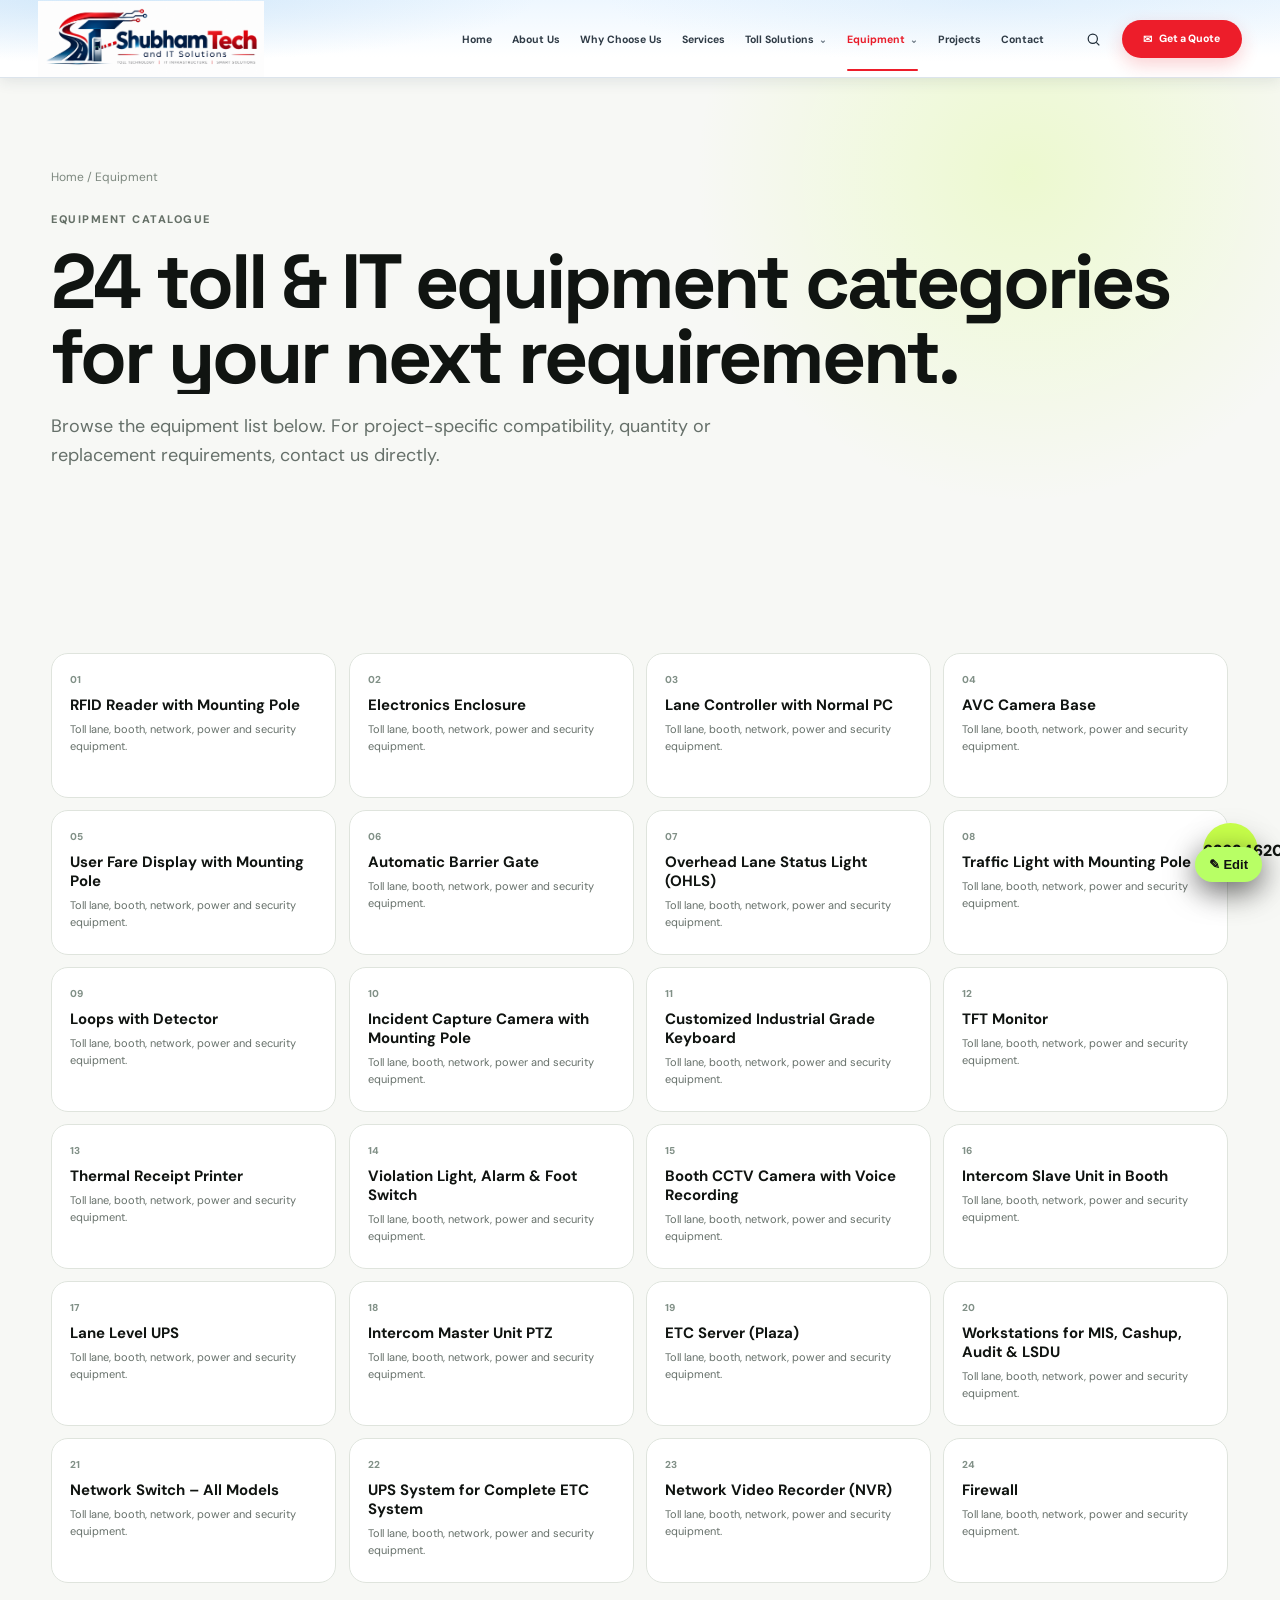
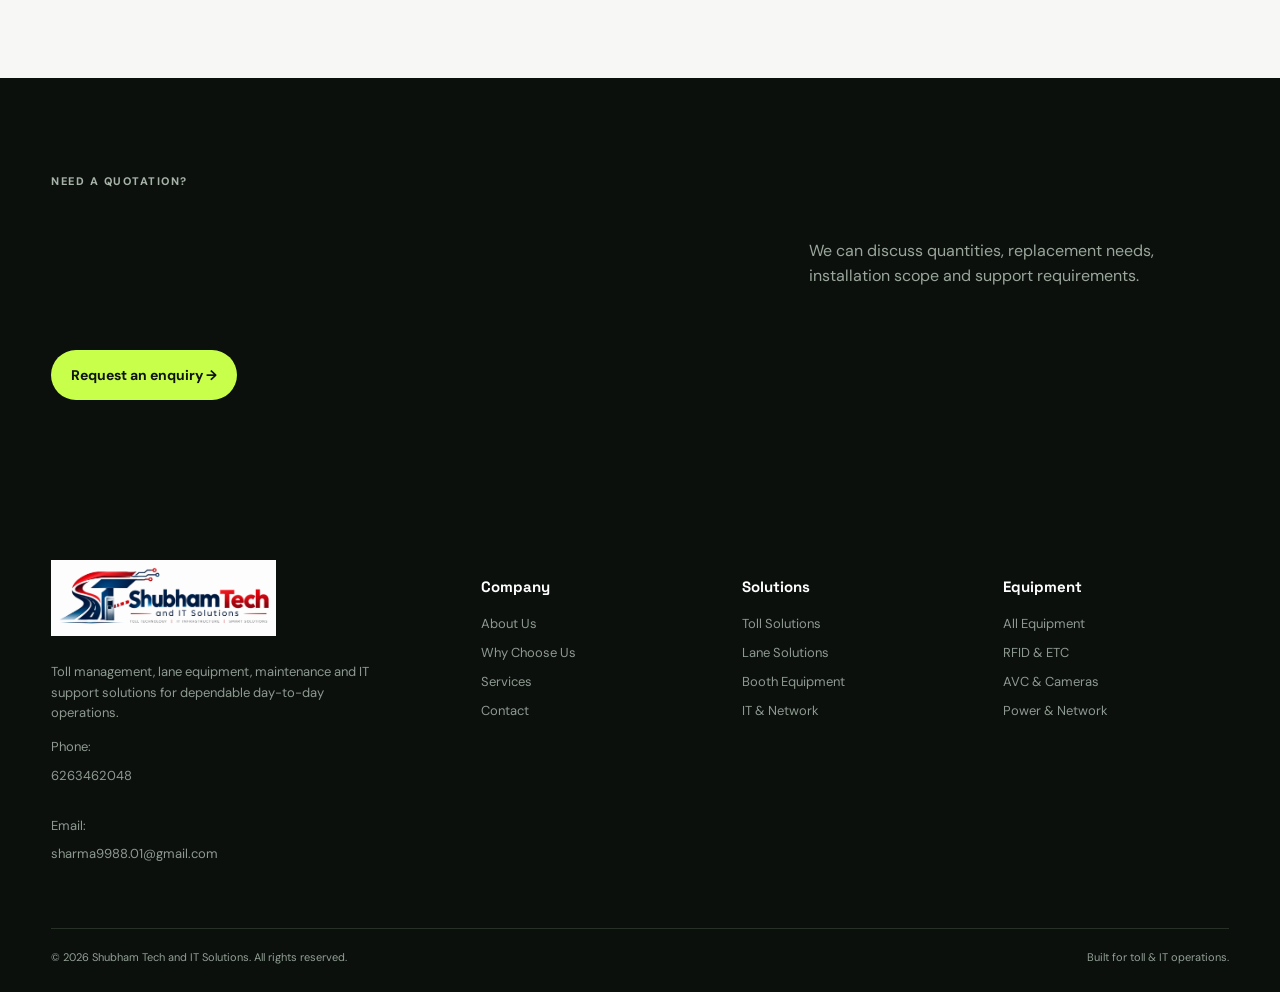
<file: equipment.html>
<!doctype html><html lang="en"><head><meta charset="utf-8"><meta name="viewport" content="width=device-width,initial-scale=1"><title>Equipment | Shubham Tech and IT Solutions</title><meta name="description" content="Shubham Tech and IT Solutions provides toll management, toll equipment, lane solutions, maintenance and IT support."><link rel="stylesheet" href="style.css"></head><body><header class="nav screenshot-nav" aria-label="Main navigation">
  <div class="nav-inner screenshot-nav-inner">
    <a class="brand screenshot-brand" href="index.html" aria-label="Shubham Tech and IT Solutions home">
      <img class="brand-logo screenshot-logo" src="logo.png" alt="Shubham Tech and IT Solutions">
    </a>
    <nav class="nav-links screenshot-links" aria-label="Primary">
      <a href="index.html">Home</a>
      <a href="about.html">About Us</a>
      <a href="why-choose-us.html">Why Choose Us</a>
      <a href="services.html">Services</a>
      <a href="solutions.html">Toll Solutions <span class="nav-caret">⌄</span></a>
      <a href="equipment.html">Equipment <span class="nav-caret">⌄</span></a>
      <a href="solutions.html">Projects</a>
      <a href="contact.html">Contact</a>
      <a class="mobile-quote" href="contact.html">Get a Quote</a>
    </nav>
    <div class="screenshot-actions">
      <button class="nav-search screenshot-search" type="button" aria-label="Search">
        <svg viewBox="0 0 24 24" aria-hidden="true"><circle cx="11" cy="11" r="6.5"></circle><path d="M16 16l4.2 4.2"></path></svg>
      </button>
      <a class="quote-cta screenshot-quote" href="contact.html"><span class="quote-icon">✉</span> Get a Quote</a>
      <button class="menu screenshot-menu" type="button" aria-label="Open menu">☰</button>
    </div>
  </div>
</header>
<section class="page-hero"><div class="container"><div class="breadcrumb">Home / Equipment</div><div class="tag" style="margin-top:24px">Equipment catalogue</div><h1>24 toll & IT equipment categories for your next requirement.</h1><p>Browse the equipment list below. For project-specific compatibility, quantity or replacement requirements, contact us directly.</p></div></section><section class="section"><div class="container"><div class="equip-grid"><article class="equip" id="rfid"><div class="equip-icon">📡</div><div class="equip-num">01</div><h3>RFID Reader with Mounting Pole</h3><p>Suitable for toll plaza / lane infrastructure requirements.</p></article><article class="equip" id="rfid"><div class="equip-icon">▣</div><div class="equip-num">02</div><h3>Electronics Enclosure</h3><p>Suitable for toll plaza / lane infrastructure requirements.</p></article><article class="equip" id="rfid"><div class="equip-icon">⚙️</div><div class="equip-num">03</div><h3>Lane Controller with Normal PC</h3><p>Suitable for toll plaza / lane infrastructure requirements.</p></article><article class="equip" id="avc"><div class="equip-icon">📷</div><div class="equip-num">04</div><h3>AVC Camera Base</h3><p>Suitable for toll plaza / lane infrastructure requirements.</p></article><article class="equip" id="avc"><div class="equip-icon">🖥️</div><div class="equip-num">05</div><h3>User Fare Display with Mounting Pole</h3><p>Suitable for toll plaza / lane infrastructure requirements.</p></article><article class="equip" id="avc"><div class="equip-icon">🚧</div><div class="equip-num">06</div><h3>Automatic Barrier Gate</h3><p>Suitable for toll plaza / lane infrastructure requirements.</p></article><article class="equip" id="avc"><div class="equip-icon">🚦</div><div class="equip-num">07</div><h3>Overhead Lane Status Light (OHLS)</h3><p>Suitable for toll plaza / lane infrastructure requirements.</p></article><article class="equip" id="avc"><div class="equip-icon">🚦</div><div class="equip-num">08</div><h3>Traffic Light with Mounting Pole</h3><p>Suitable for toll plaza / lane infrastructure requirements.</p></article><article class="equip" id="avc"><div class="equip-icon">◉</div><div class="equip-num">09</div><h3>Loops with Detector</h3><p>Suitable for toll plaza / lane infrastructure requirements.</p></article><article class="equip" id="avc"><div class="equip-icon">📷</div><div class="equip-num">10</div><h3>Incident Capture Camera with Mounting Pole</h3><p>Suitable for toll plaza / lane infrastructure requirements.</p></article><article class="equip" id="item"><div class="equip-icon">⌨️</div><div class="equip-num">11</div><h3>Customized Industrial Grade Keyboard</h3><p>Suitable for toll plaza / lane infrastructure requirements.</p></article><article class="equip" id="item"><div class="equip-icon">🖥️</div><div class="equip-num">12</div><h3>TFT Monitor</h3><p>Suitable for toll plaza / lane infrastructure requirements.</p></article><article class="equip" id="item"><div class="equip-icon">🖨️</div><div class="equip-num">13</div><h3>Thermal Receipt Printer</h3><p>Suitable for toll plaza / lane infrastructure requirements.</p></article><article class="equip" id="item"><div class="equip-icon">🚦</div><div class="equip-num">14</div><h3>Violation Light, Alarm & Foot Switch</h3><p>Suitable for toll plaza / lane infrastructure requirements.</p></article><article class="equip" id="item"><div class="equip-icon">📷</div><div class="equip-num">15</div><h3>Booth CCTV Camera with Voice Recording</h3><p>Suitable for toll plaza / lane infrastructure requirements.</p></article><article class="equip" id="item"><div class="equip-icon">📞</div><div class="equip-num">16</div><h3>Intercom Slave Unit in Booth</h3><p>Suitable for toll plaza / lane infrastructure requirements.</p></article><article class="equip" id="power"><div class="equip-icon">🔋</div><div class="equip-num">17</div><h3>Lane Level UPS</h3><p>Suitable for toll plaza / lane infrastructure requirements.</p></article><article class="equip" id="item"><div class="equip-icon">📷</div><div class="equip-num">18</div><h3>Intercom Master Unit PTZ</h3><p>Suitable for toll plaza / lane infrastructure requirements.</p></article><article class="equip" id="item"><div class="equip-icon">🗄️</div><div class="equip-num">19</div><h3>ETC Server (Plaza)</h3><p>Suitable for toll plaza / lane infrastructure requirements.</p></article><article class="equip" id="item"><div class="equip-icon">💻</div><div class="equip-num">20</div><h3>Workstations for MIS, Cashup, Audit & LSDU</h3><p>Suitable for toll plaza / lane infrastructure requirements.</p></article><article class="equip" id="item"><div class="equip-icon">🌐</div><div class="equip-num">21</div><h3>Network Switch – All Models</h3><p>Suitable for toll plaza / lane infrastructure requirements.</p></article><article class="equip" id="power"><div class="equip-icon">🔋</div><div class="equip-num">22</div><h3>UPS System for Complete ETC System</h3><p>Suitable for toll plaza / lane infrastructure requirements.</p></article><article class="equip" id="item"><div class="equip-icon">📹</div><div class="equip-num">23</div><h3>Network Video Recorder (NVR)</h3><p>Suitable for toll plaza / lane infrastructure requirements.</p></article><article class="equip" id="item"><div class="equip-icon">🌐</div><div class="equip-num">24</div><h3>Firewall</h3><p>Suitable for toll plaza / lane infrastructure requirements.</p></article></div></div></section><section class="section dark"><div class="container"><div class="section-head"><div><div class="tag">Need a quotation?</div><h2>Send your equipment list or site requirement.</h2></div><p>We can discuss quantities, replacement needs, installation scope and support requirements.</p></div><a class="btn lime" href="contact.html">Request an enquiry →</a></div></section><footer class="footer"><div class="container footer-grid"><div><div class="brand" style="color:white"><img class="brand-logo" src="logo.png" alt="Shubham Tech and IT Solutions logo"><span class="brand-text">Shubham Tech</span></div><p style="margin-top:18px;max-width:330px">Toll management, lane equipment, maintenance and IT support solutions for dependable day-to-day operations.</p><p>Phone: <a href="tel:+916263462048">6263462048</a><br>Email: <a href="mailto:sharma9988.01@gmail.com">sharma9988.01@gmail.com</a></p></div><div><h3>Company</h3><a href="about.html">About Us</a><a href="why-choose-us.html">Why Choose Us</a><a href="services.html">Services</a><a href="contact.html">Contact</a></div><div><h3>Solutions</h3><a href="solutions.html">Toll Solutions</a><a href="solutions.html#lane">Lane Solutions</a><a href="solutions.html#booth">Booth Equipment</a><a href="solutions.html#network">IT & Network</a></div><div><h3>Equipment</h3><a href="equipment.html">All Equipment</a><a href="equipment.html#rfid">RFID & ETC</a><a href="equipment.html#avc">AVC & Cameras</a><a href="equipment.html#power">Power & Network</a></div></div><div class="container footer-bottom"><span>© 2026 Shubham Tech and IT Solutions. All rights reserved.</span><span>Built for toll & IT operations.</span></div></footer><a class="float-call" href="tel:+916263462048" aria-label="Call">☎</a><script src="site-data.js"></script><script src="script.js"></script><a href="admin.html" class="edit-site" aria-label="Edit Website">✎ Edit</a></body></html>
</file>
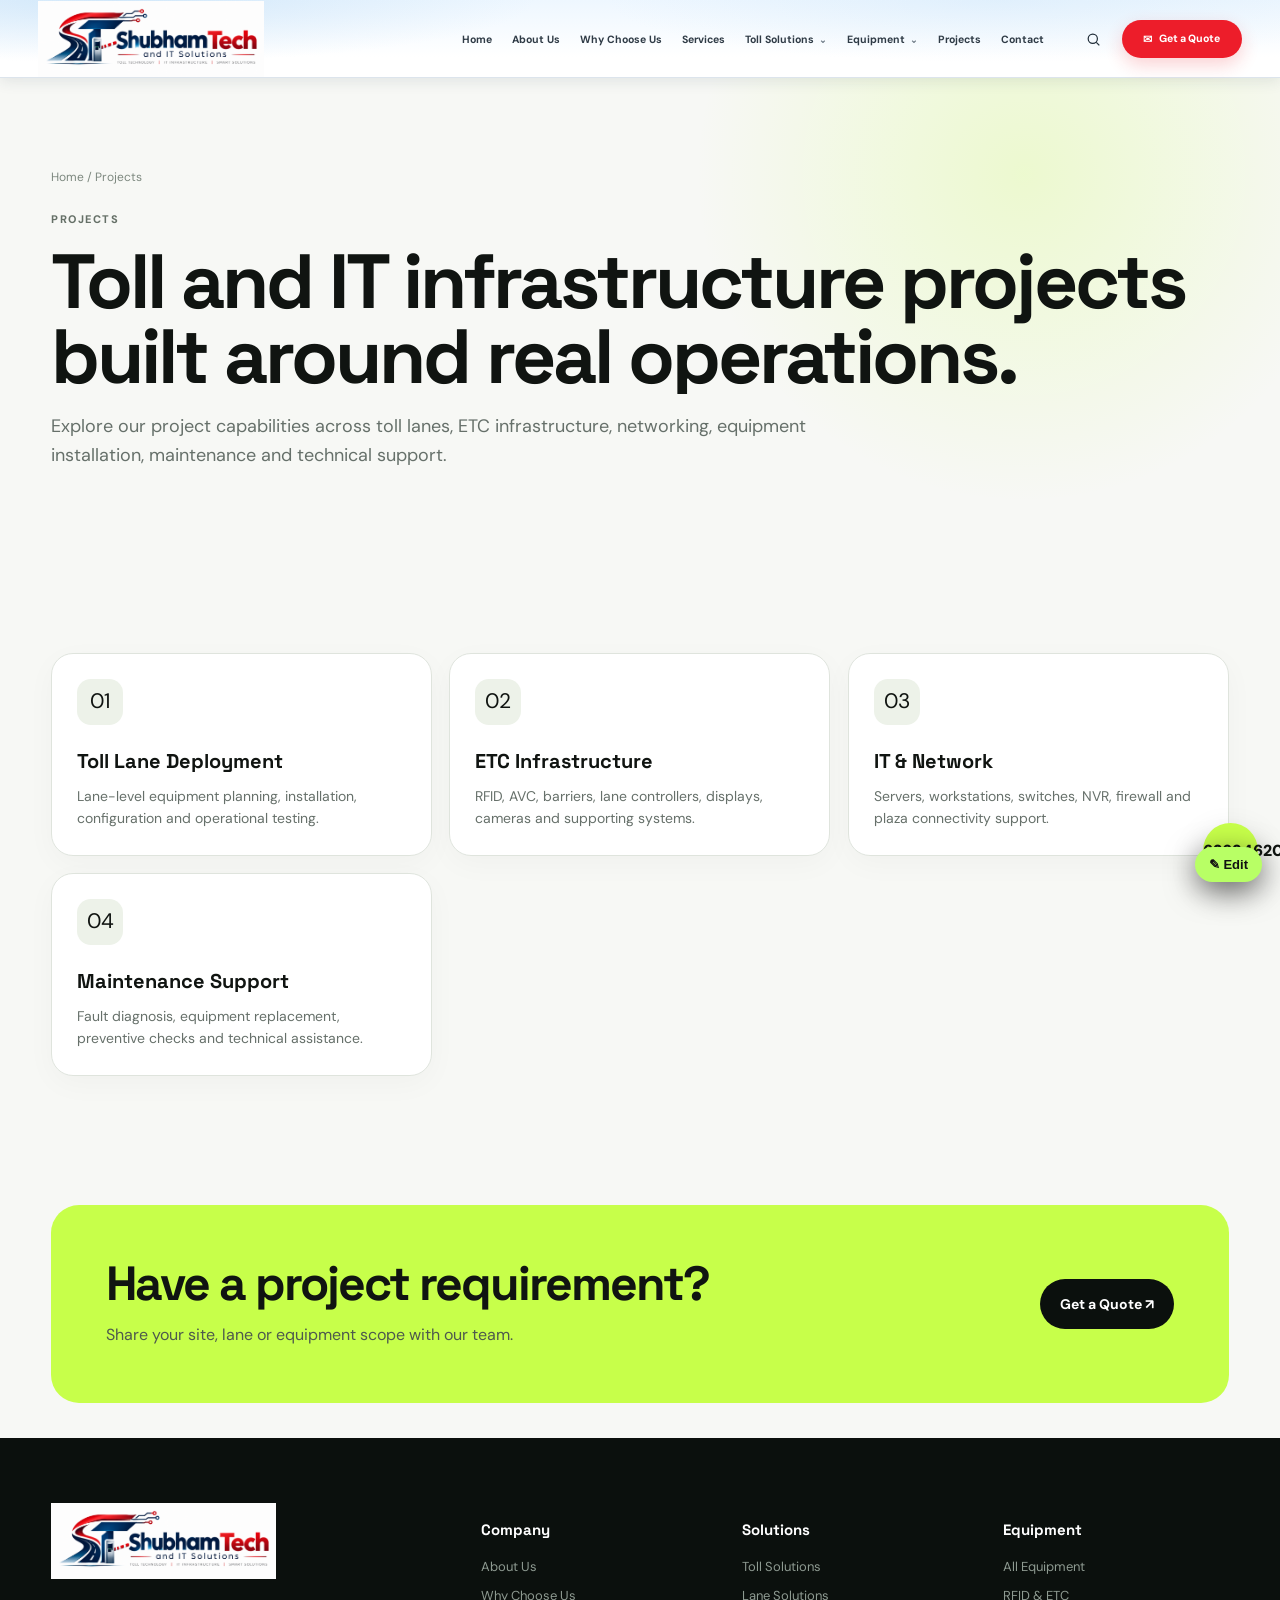
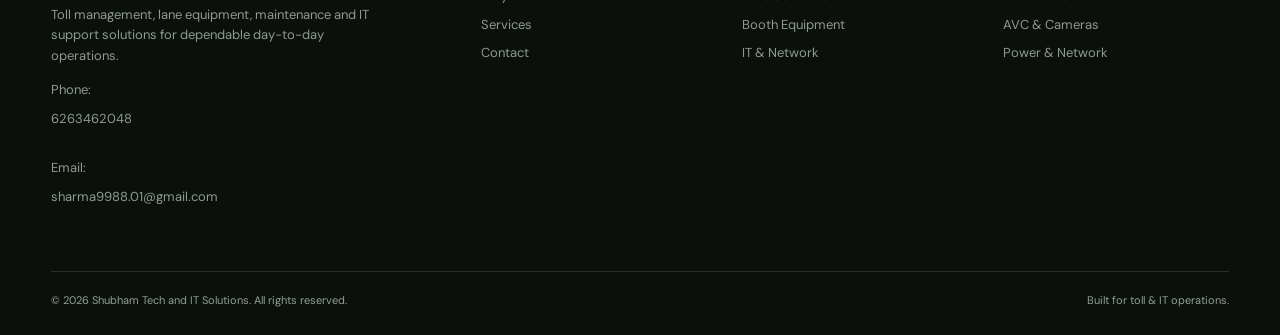
<file: projects.html>
<!doctype html><html lang="en"><head><meta charset="utf-8"><meta name="viewport" content="width=device-width,initial-scale=1"><title>Projects | Shubham Tech and IT Solutions</title><meta name="description" content="Toll and IT infrastructure project capabilities from Shubham Tech and IT Solutions."><link rel="stylesheet" href="style.css"></head><body><header class="nav screenshot-nav" aria-label="Main navigation">
  <div class="nav-inner screenshot-nav-inner">
    <a class="brand screenshot-brand" href="index.html" aria-label="Shubham Tech and IT Solutions home">
      <img class="brand-logo screenshot-logo" src="logo.png" alt="Shubham Tech and IT Solutions">
    </a>
    <nav class="nav-links screenshot-links" aria-label="Primary">
      <a href="index.html">Home</a>
      <a href="about.html">About Us</a>
      <a href="why-choose-us.html">Why Choose Us</a>
      <a href="services.html">Services</a>
      <a href="solutions.html">Toll Solutions <span class="nav-caret">⌄</span></a>
      <a href="equipment.html">Equipment <span class="nav-caret">⌄</span></a>
      <a href="solutions.html">Projects</a>
      <a href="contact.html">Contact</a>
      <a class="mobile-quote" href="contact.html">Get a Quote</a>
    </nav>
    <div class="screenshot-actions">
      <button class="nav-search screenshot-search" type="button" aria-label="Search">
        <svg viewBox="0 0 24 24" aria-hidden="true"><circle cx="11" cy="11" r="6.5"></circle><path d="M16 16l4.2 4.2"></path></svg>
      </button>
      <a class="quote-cta screenshot-quote" href="contact.html"><span class="quote-icon">✉</span> Get a Quote</a>
      <button class="menu screenshot-menu" type="button" aria-label="Open menu">☰</button>
    </div>
  </div>
</header>
<section class="page-hero"><div class="container"><div class="breadcrumb">Home / Projects</div><div class="tag" style="margin-top:24px">Projects</div><h1>Toll and IT infrastructure projects built around real operations.</h1><p>Explore our project capabilities across toll lanes, ETC infrastructure, networking, equipment installation, maintenance and technical support.</p></div></section><section class="section"><div class="container"><div class="cards"><article class="card"><div class="icon">01</div><h3>Toll Lane Deployment</h3><p>Lane-level equipment planning, installation, configuration and operational testing.</p></article><article class="card"><div class="icon">02</div><h3>ETC Infrastructure</h3><p>RFID, AVC, barriers, lane controllers, displays, cameras and supporting systems.</p></article><article class="card"><div class="icon">03</div><h3>IT & Network</h3><p>Servers, workstations, switches, NVR, firewall and plaza connectivity support.</p></article><article class="card"><div class="icon">04</div><h3>Maintenance Support</h3><p>Fault diagnosis, equipment replacement, preventive checks and technical assistance.</p></article></div></div></section><section class="cta"><div class="container"><div class="cta-box"><div><h2>Have a project requirement?</h2><p>Share your site, lane or equipment scope with our team.</p></div><a class="btn" href="contact.html">Get a Quote ↗</a></div></div></section><footer class="footer"><div class="container footer-grid"><div><div class="brand" style="color:white"><img class="brand-logo" src="logo.png" alt="Shubham Tech and IT Solutions logo"><span class="brand-text">Shubham Tech</span></div><p style="margin-top:18px;max-width:330px">Toll management, lane equipment, maintenance and IT support solutions for dependable day-to-day operations.</p><p>Phone: <a href="tel:+916263462048">6263462048</a><br>Email: <a href="mailto:sharma9988.01@gmail.com">sharma9988.01@gmail.com</a></p></div><div><h3>Company</h3><a href="about.html">About Us</a><a href="why-choose-us.html">Why Choose Us</a><a href="services.html">Services</a><a href="contact.html">Contact</a></div><div><h3>Solutions</h3><a href="solutions.html">Toll Solutions</a><a href="solutions.html#lane">Lane Solutions</a><a href="solutions.html#booth">Booth Equipment</a><a href="solutions.html#network">IT & Network</a></div><div><h3>Equipment</h3><a href="equipment.html">All Equipment</a><a href="equipment.html#rfid">RFID & ETC</a><a href="equipment.html#avc">AVC & Cameras</a><a href="equipment.html#power">Power & Network</a></div></div><div class="container footer-bottom"><span>© 2026 Shubham Tech and IT Solutions. All rights reserved.</span><span>Built for toll & IT operations.</span></div></footer><a class="float-call" href="tel:+916263462048" aria-label="Call">☎</a><script src="site-data.js"></script><script src="script.js"></script><a href="admin.html" class="edit-site" aria-label="Edit Website">✎ Edit</a></body></html>
</file>
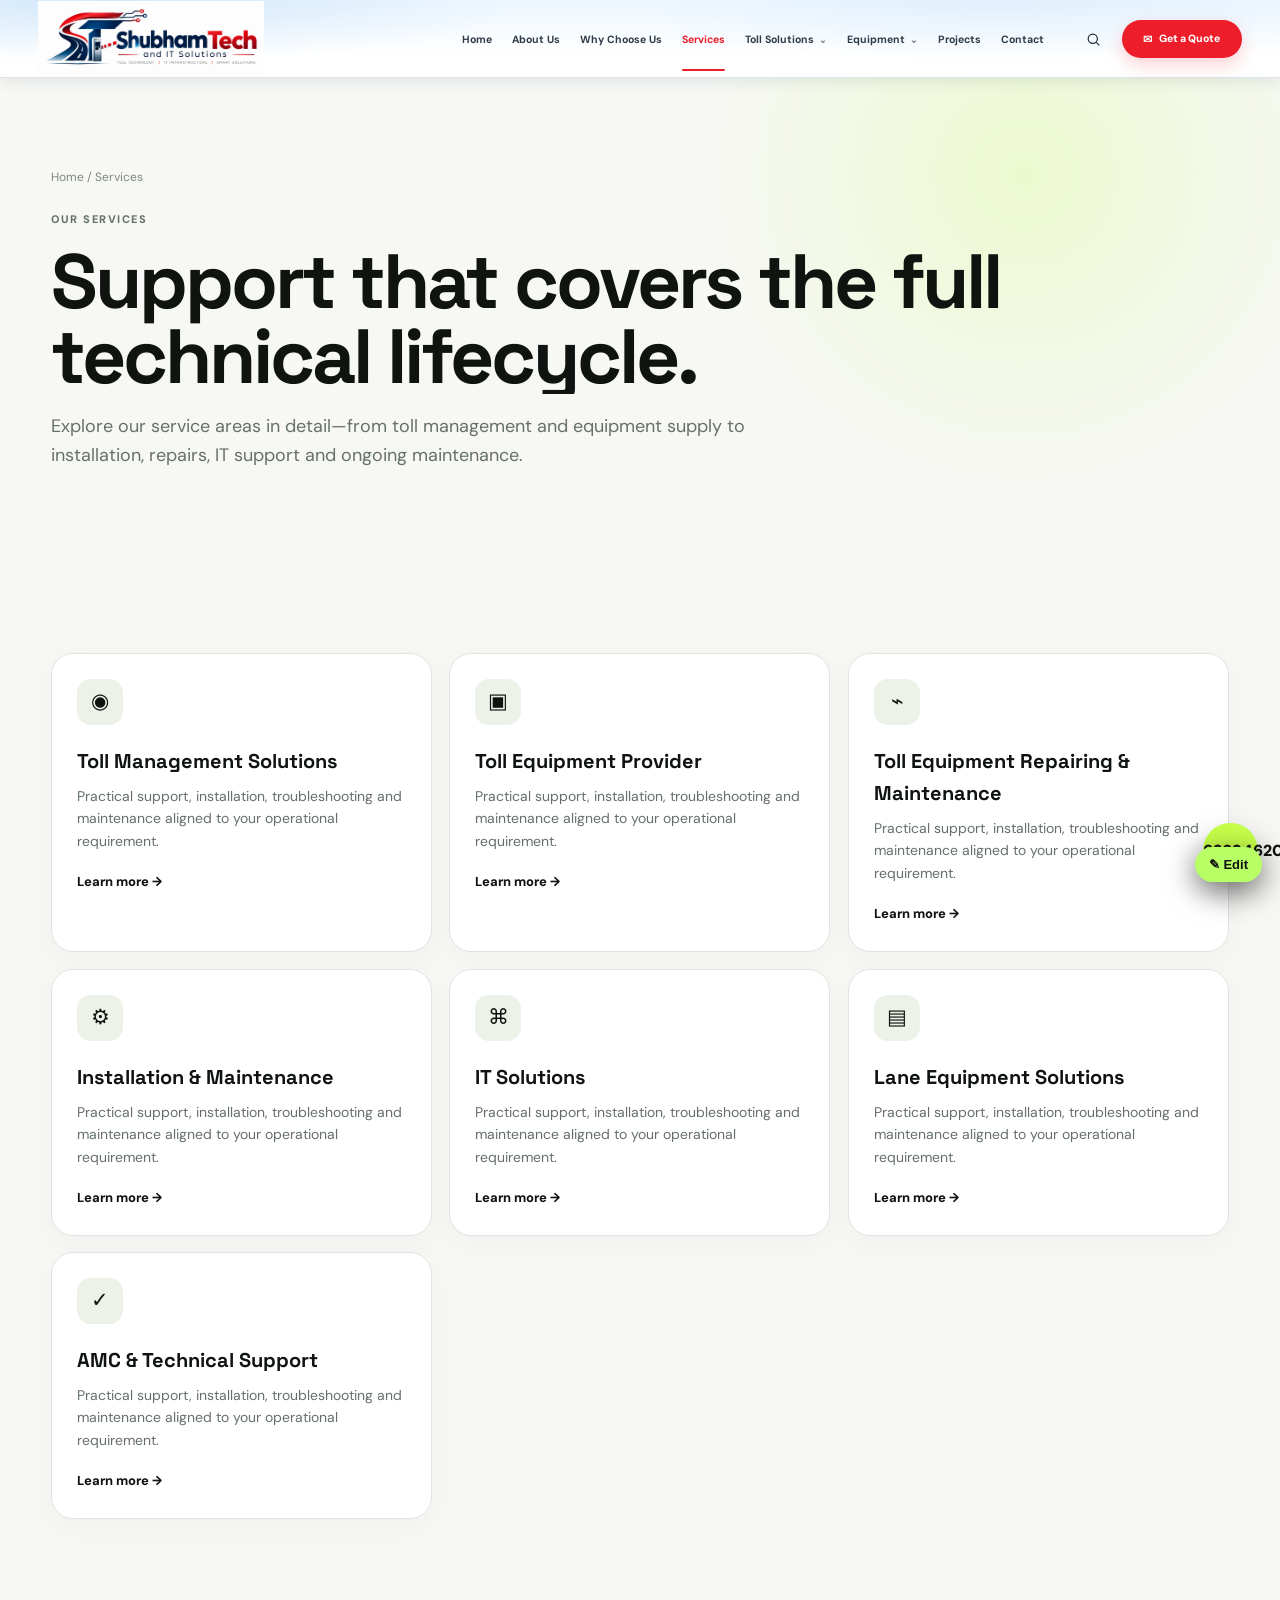
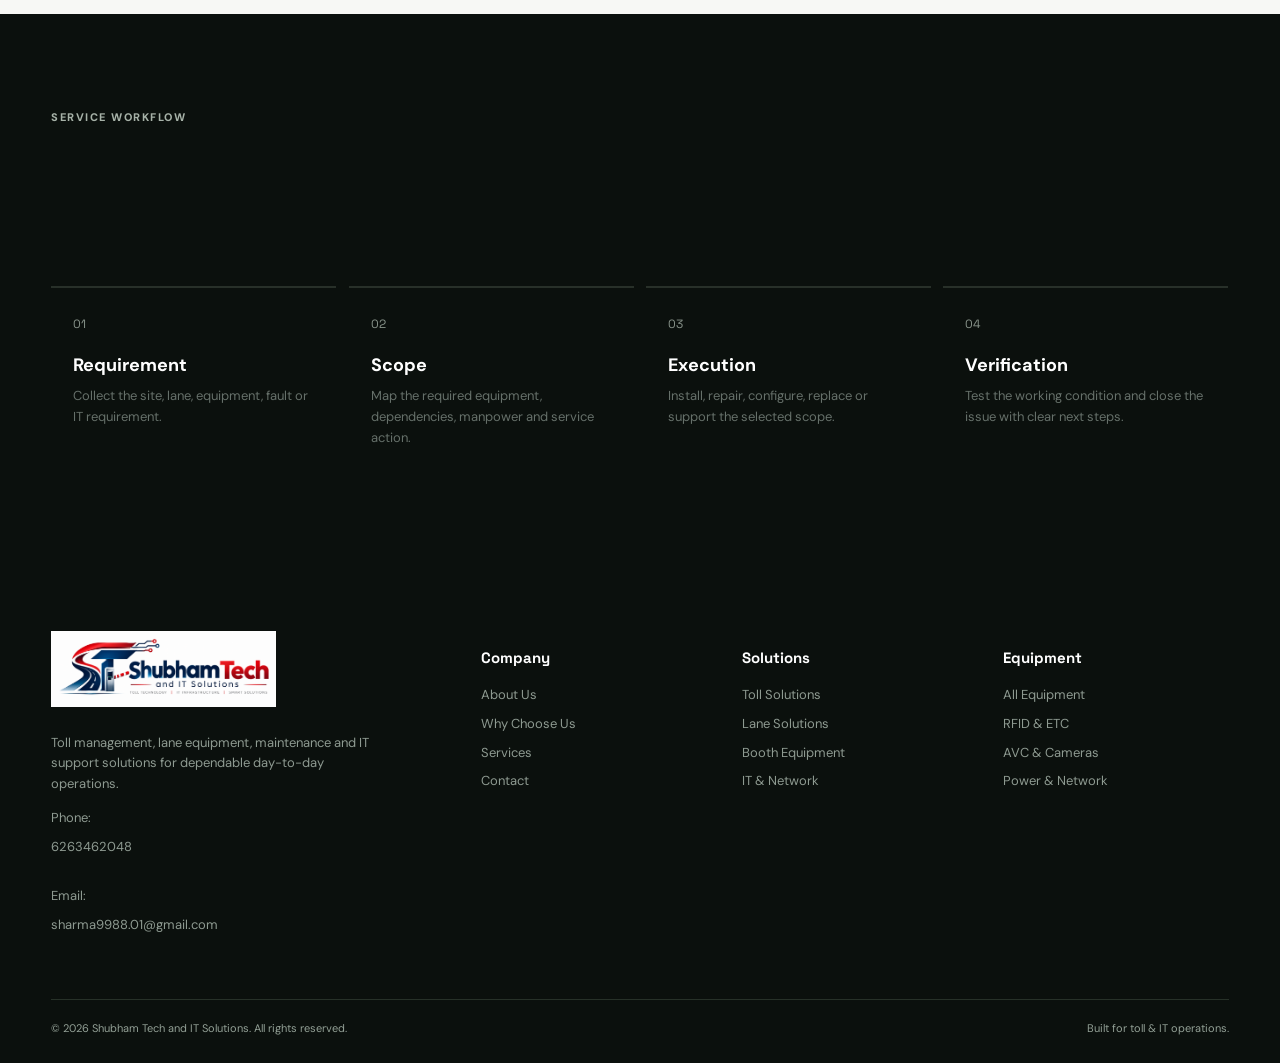
<file: services.html>
<!doctype html><html lang="en"><head><meta charset="utf-8"><meta name="viewport" content="width=device-width,initial-scale=1"><title>Services | Shubham Tech and IT Solutions</title><meta name="description" content="Shubham Tech and IT Solutions provides toll management, toll equipment, lane solutions, maintenance and IT support."><link rel="stylesheet" href="style.css"></head><body><header class="nav screenshot-nav" aria-label="Main navigation">
  <div class="nav-inner screenshot-nav-inner">
    <a class="brand screenshot-brand" href="index.html" aria-label="Shubham Tech and IT Solutions home">
      <img class="brand-logo screenshot-logo" src="logo.png" alt="Shubham Tech and IT Solutions">
    </a>
    <nav class="nav-links screenshot-links" aria-label="Primary">
      <a href="index.html">Home</a>
      <a href="about.html">About Us</a>
      <a href="why-choose-us.html">Why Choose Us</a>
      <a href="services.html">Services</a>
      <a href="solutions.html">Toll Solutions <span class="nav-caret">⌄</span></a>
      <a href="equipment.html">Equipment <span class="nav-caret">⌄</span></a>
      <a href="solutions.html">Projects</a>
      <a href="contact.html">Contact</a>
      <a class="mobile-quote" href="contact.html">Get a Quote</a>
    </nav>
    <div class="screenshot-actions">
      <button class="nav-search screenshot-search" type="button" aria-label="Search">
        <svg viewBox="0 0 24 24" aria-hidden="true"><circle cx="11" cy="11" r="6.5"></circle><path d="M16 16l4.2 4.2"></path></svg>
      </button>
      <a class="quote-cta screenshot-quote" href="contact.html"><span class="quote-icon">✉</span> Get a Quote</a>
      <button class="menu screenshot-menu" type="button" aria-label="Open menu">☰</button>
    </div>
  </div>
</header>
<section class="page-hero"><div class="container"><div class="breadcrumb">Home / Services</div><div class="tag" style="margin-top:24px">Our services</div><h1>Support that covers the full technical lifecycle.</h1><p>Explore our service areas in detail—from toll management and equipment supply to installation, repairs, IT support and ongoing maintenance.</p></div></section><section class="section"><div class="container"><div class="cards"><article class="card"><div class="icon">01</div><h3>Toll Management Solutions</h3><p>End-to-end support for toll plaza technology, lane operations, equipment coordination, troubleshooting and technical assistance.</p><p style="margin-top:15px">We can help with requirement understanding, equipment coordination, site-level implementation, fault diagnosis, replacement support, testing and post-installation assistance depending on the scope.</p></article><article class="card"><div class="icon">02</div><h3>Toll Equipment Provider</h3><p>Supply-focused support for lane equipment, booth devices, networking hardware, power systems and ETC infrastructure.</p><p style="margin-top:15px">We can help with requirement understanding, equipment coordination, site-level implementation, fault diagnosis, replacement support, testing and post-installation assistance depending on the scope.</p></article><article class="card"><div class="icon">03</div><h3>Equipment Repairing & Maintenance</h3><p>Fault diagnosis, replacement coordination, preventive checks and restoration support for critical toll equipment.</p><p style="margin-top:15px">We can help with requirement understanding, equipment coordination, site-level implementation, fault diagnosis, replacement support, testing and post-installation assistance depending on the scope.</p></article><article class="card"><div class="icon">04</div><h3>Installation & Maintenance</h3><p>On-site installation, configuration, testing and maintenance for lane and plaza-level systems.</p><p style="margin-top:15px">We can help with requirement understanding, equipment coordination, site-level implementation, fault diagnosis, replacement support, testing and post-installation assistance depending on the scope.</p></article><article class="card"><div class="icon">05</div><h3>IT Solutions</h3><p>Workstations, servers, networking, software support, connectivity troubleshooting and day-to-day IT assistance.</p><p style="margin-top:15px">We can help with requirement understanding, equipment coordination, site-level implementation, fault diagnosis, replacement support, testing and post-installation assistance depending on the scope.</p></article><article class="card"><div class="icon">06</div><h3>Lane Equipment Solutions</h3><p>Integrated lane-level equipment planning covering RFID, AVC, barrier, traffic lights, loops, displays and cameras.</p><p style="margin-top:15px">We can help with requirement understanding, equipment coordination, site-level implementation, fault diagnosis, replacement support, testing and post-installation assistance depending on the scope.</p></article><article class="card"><div class="icon">07</div><h3>AMC & Technical Support</h3><p>Structured maintenance support, issue tracking, periodic checks and technical response for operational continuity.</p><p style="margin-top:15px">We can help with requirement understanding, equipment coordination, site-level implementation, fault diagnosis, replacement support, testing and post-installation assistance depending on the scope.</p></article></div></div></section><section class="section dark"><div class="container"><div class="section-head"><div><div class="tag">Service workflow</div><h2>From requirement to reliable operation.</h2></div></div><div class="process"><div class="step"><span>01</span><h3>Requirement</h3><p>Collect the site, lane, equipment, fault or IT requirement.</p></div><div class="step"><span>02</span><h3>Scope</h3><p>Map the required equipment, dependencies, manpower and service action.</p></div><div class="step"><span>03</span><h3>Execution</h3><p>Install, repair, configure, replace or support the selected scope.</p></div><div class="step"><span>04</span><h3>Verification</h3><p>Test the working condition and close the issue with clear next steps.</p></div></div></div></section><footer class="footer"><div class="container footer-grid"><div><div class="brand" style="color:white"><img class="brand-logo" src="logo.png" alt="Shubham Tech and IT Solutions logo"><span class="brand-text">Shubham Tech</span></div><p style="margin-top:18px;max-width:330px">Toll management, lane equipment, maintenance and IT support solutions for dependable day-to-day operations.</p><p>Phone: <a href="tel:+916263462048">6263462048</a><br>Email: <a href="mailto:sharma9988.01@gmail.com">sharma9988.01@gmail.com</a></p></div><div><h3>Company</h3><a href="about.html">About Us</a><a href="why-choose-us.html">Why Choose Us</a><a href="services.html">Services</a><a href="contact.html">Contact</a></div><div><h3>Solutions</h3><a href="solutions.html">Toll Solutions</a><a href="solutions.html#lane">Lane Solutions</a><a href="solutions.html#booth">Booth Equipment</a><a href="solutions.html#network">IT & Network</a></div><div><h3>Equipment</h3><a href="equipment.html">All Equipment</a><a href="equipment.html#rfid">RFID & ETC</a><a href="equipment.html#avc">AVC & Cameras</a><a href="equipment.html#power">Power & Network</a></div></div><div class="container footer-bottom"><span>© 2026 Shubham Tech and IT Solutions. All rights reserved.</span><span>Built for toll & IT operations.</span></div></footer><a class="float-call" href="tel:+916263462048" aria-label="Call">☎</a><script src="site-data.js"></script><script src="script.js"></script><a href="admin.html" class="edit-site" aria-label="Edit Website">✎ Edit</a></body></html>
</file>
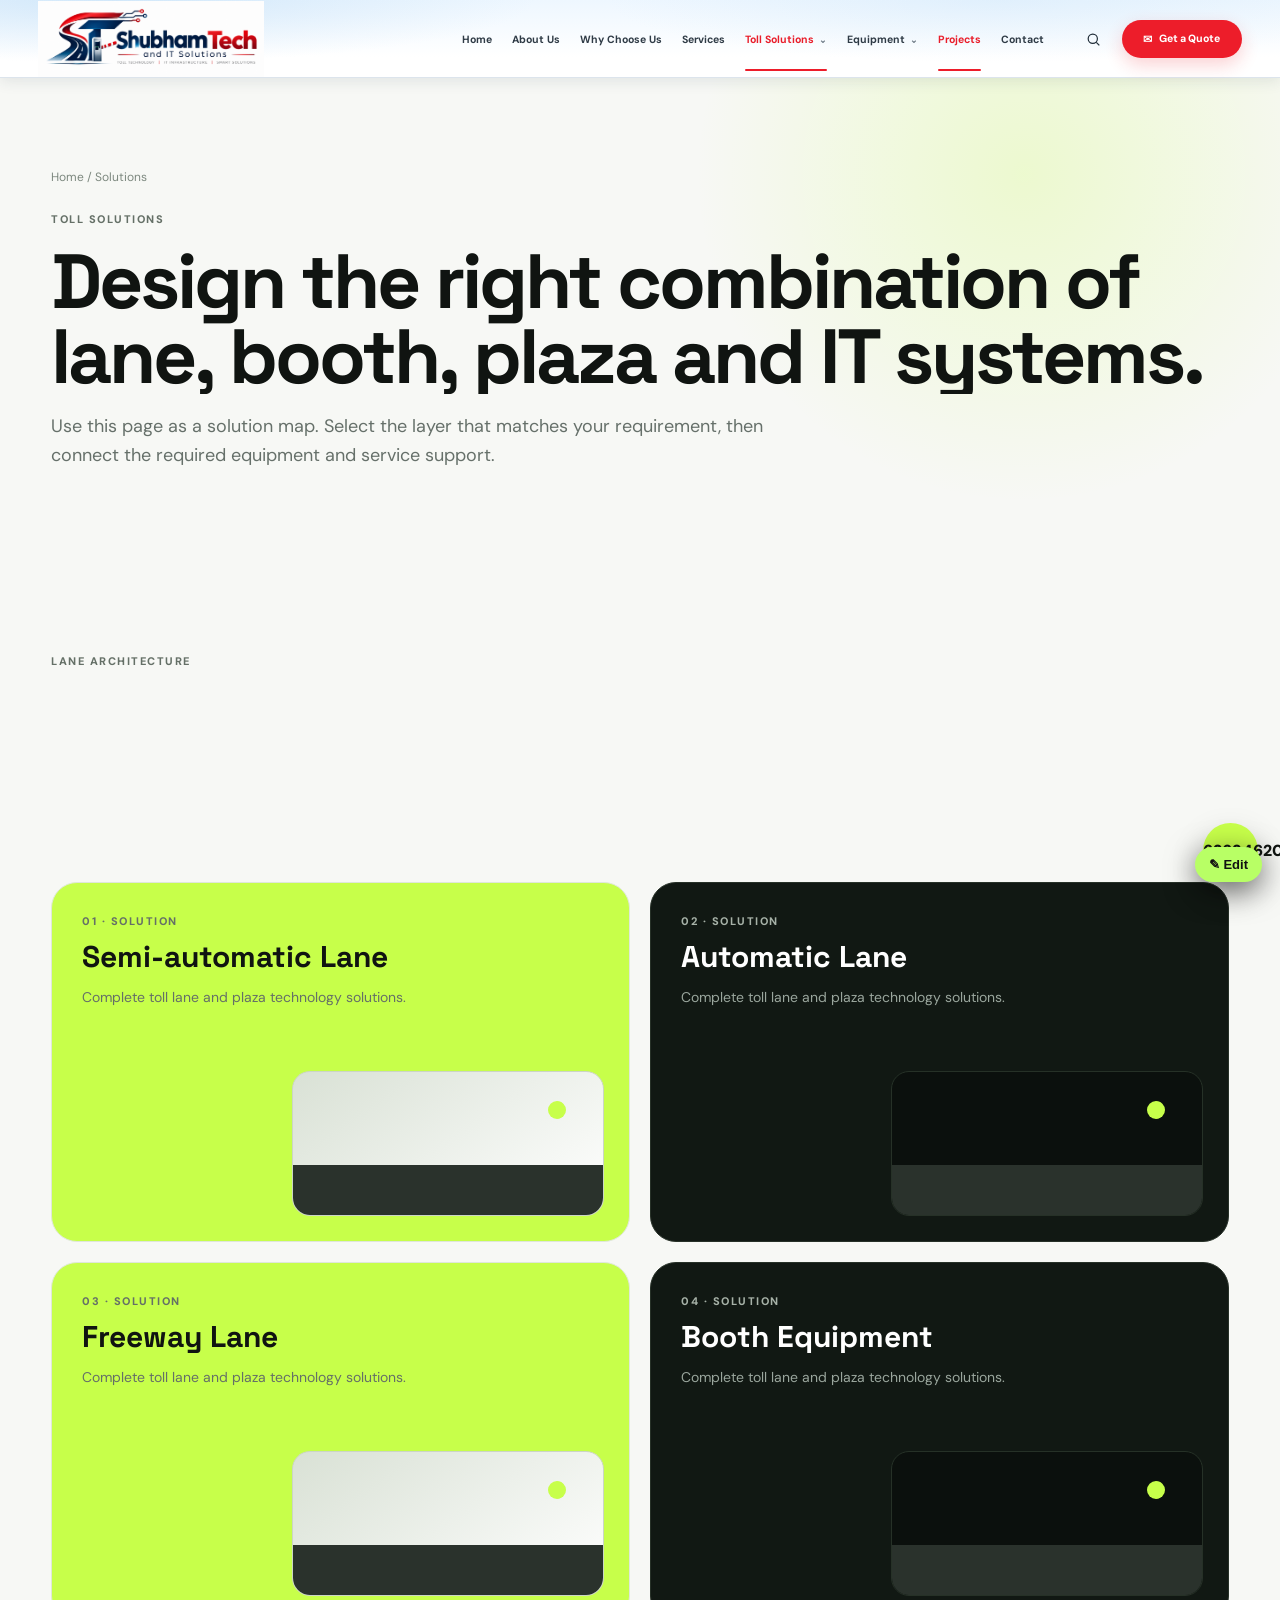
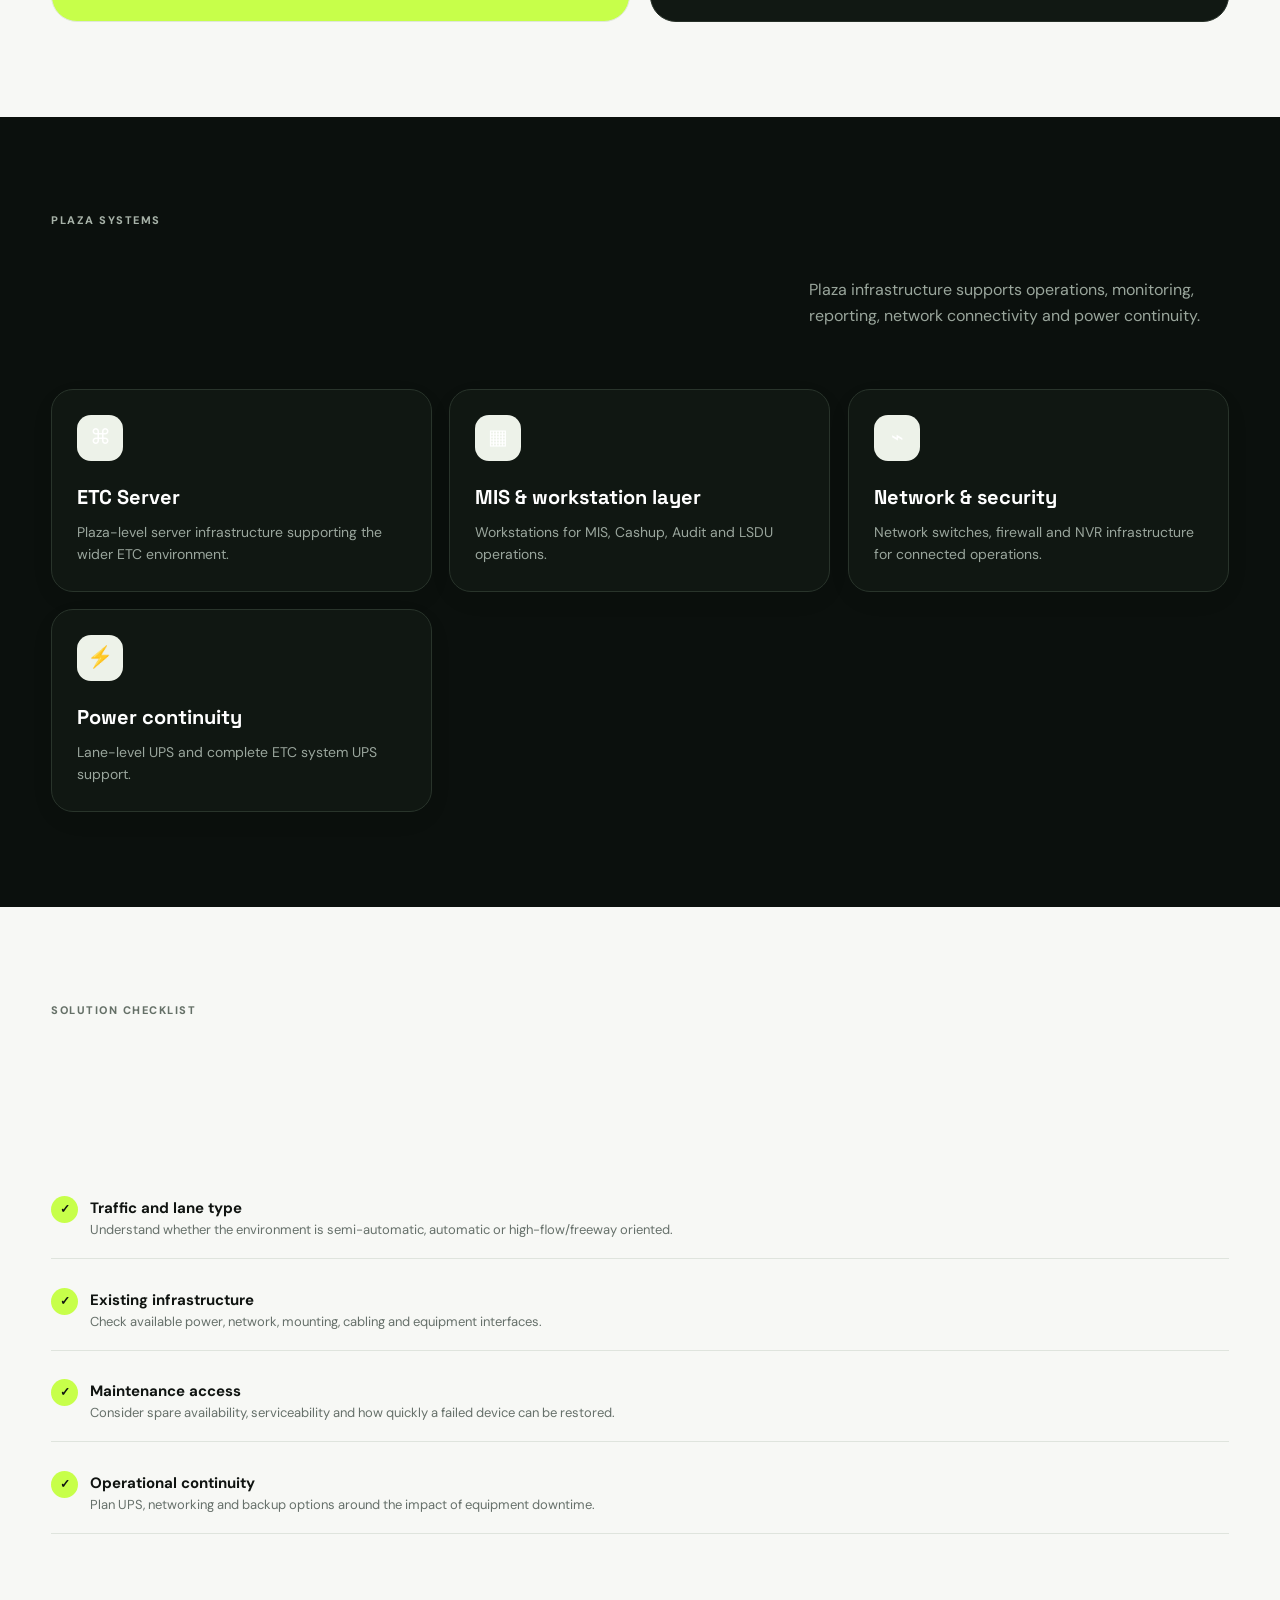
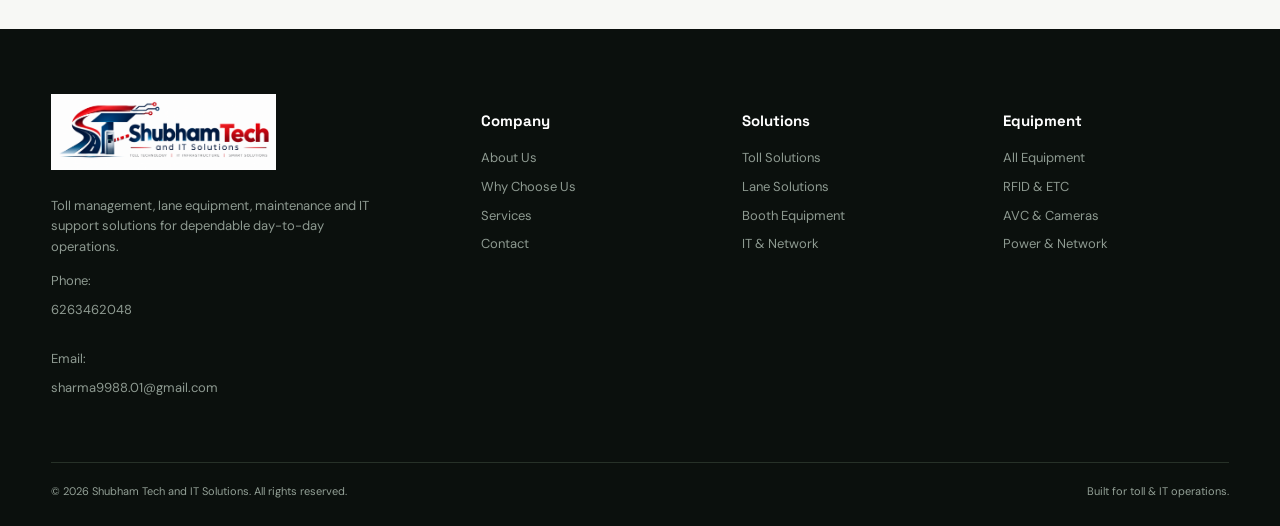
<file: solutions.html>
<!doctype html><html lang="en"><head><meta charset="utf-8"><meta name="viewport" content="width=device-width,initial-scale=1"><title>Toll Solutions | Shubham Tech and IT Solutions</title><meta name="description" content="Shubham Tech and IT Solutions provides toll management, toll equipment, lane solutions, maintenance and IT support."><link rel="stylesheet" href="style.css"></head><body><header class="nav screenshot-nav" aria-label="Main navigation">
  <div class="nav-inner screenshot-nav-inner">
    <a class="brand screenshot-brand" href="index.html" aria-label="Shubham Tech and IT Solutions home">
      <img class="brand-logo screenshot-logo" src="logo.png" alt="Shubham Tech and IT Solutions">
    </a>
    <nav class="nav-links screenshot-links" aria-label="Primary">
      <a href="index.html">Home</a>
      <a href="about.html">About Us</a>
      <a href="why-choose-us.html">Why Choose Us</a>
      <a href="services.html">Services</a>
      <a href="solutions.html">Toll Solutions <span class="nav-caret">⌄</span></a>
      <a href="equipment.html">Equipment <span class="nav-caret">⌄</span></a>
      <a href="solutions.html">Projects</a>
      <a href="contact.html">Contact</a>
      <a class="mobile-quote" href="contact.html">Get a Quote</a>
    </nav>
    <div class="screenshot-actions">
      <button class="nav-search screenshot-search" type="button" aria-label="Search">
        <svg viewBox="0 0 24 24" aria-hidden="true"><circle cx="11" cy="11" r="6.5"></circle><path d="M16 16l4.2 4.2"></path></svg>
      </button>
      <a class="quote-cta screenshot-quote" href="contact.html"><span class="quote-icon">✉</span> Get a Quote</a>
      <button class="menu screenshot-menu" type="button" aria-label="Open menu">☰</button>
    </div>
  </div>
</header>
<section class="page-hero"><div class="container"><div class="breadcrumb">Home / Solutions</div><div class="tag" style="margin-top:24px">Toll solutions</div><h1>Design the right combination of lane, booth, plaza and IT systems.</h1><p>Use this page as a solution map. Select the layer that matches your requirement, then connect the required equipment and service support.</p></div></section><section class="section" id="lane"><div class="container"><div class="section-head"><div><div class="tag">Lane architecture</div><h2>Three lane environments, one practical equipment approach.</h2></div></div><div class="solution-grid"><article class="solution-card lime"><div class="tag">Semi-automatic lane</div><h3>Operator-assisted operation.</h3><p>Suitable where booth operators work with lane devices such as fare display, barrier, RFID, printer, intercom, CCTV and supporting controls.</p></article><article class="solution-card"><div class="tag">Automatic lane</div><h3>More automation at lane level.</h3><p>Combines RFID/ETC, AVC, automatic barrier, traffic lights, loops, cameras and lane controller infrastructure.</p></article><article class="solution-card dark"><div class="tag">Freeway lane</div><h3>High-flow infrastructure.</h3><p>Focuses on automated identification, vehicle detection, lane-side sensing, networking and operational monitoring.</p></article><article class="solution-card" id="booth"><div class="tag">Booth equipment</div><h3>Everything the operator needs.</h3><p>Customized keyboard, TFT monitor, thermal printer, violation light, alarm, foot switch, CCTV and intercom slave unit.</p></article></div></div></section><section class="section dark" id="network"><div class="container"><div class="section-head"><div><div class="tag">Plaza systems</div><h2>Connect the lanes to the systems behind them.</h2></div><p>Plaza infrastructure supports operations, monitoring, reporting, network connectivity and power continuity.</p></div><div class="cards"><article class="card" style="background:#101712;border-color:#29342b;color:white"><div class="icon">⌘</div><h3>ETC Server</h3><p style="color:#9aa69d">Plaza-level server infrastructure supporting the wider ETC environment.</p></article><article class="card" style="background:#101712;border-color:#29342b;color:white"><div class="icon">▦</div><h3>MIS & workstation layer</h3><p style="color:#9aa69d">Workstations for MIS, Cashup, Audit and LSDU operations.</p></article><article class="card" style="background:#101712;border-color:#29342b;color:white"><div class="icon">⌁</div><h3>Network & security</h3><p style="color:#9aa69d">Network switches, firewall and NVR infrastructure for connected operations.</p></article><article class="card" style="background:#101712;border-color:#29342b;color:white"><div class="icon">⚡</div><h3>Power continuity</h3><p style="color:#9aa69d">Lane-level UPS and complete ETC system UPS support.</p></article></div></div></section><section class="section"><div class="container"><div class="section-head"><div><div class="tag">Solution checklist</div><h2>What to consider before selecting equipment.</h2></div></div><div class="checklist"><div class="check"><b>✓</b><div><strong>Traffic and lane type</strong><span>Understand whether the environment is semi-automatic, automatic or high-flow/freeway oriented.</span></div></div><div class="check"><b>✓</b><div><strong>Existing infrastructure</strong><span>Check available power, network, mounting, cabling and equipment interfaces.</span></div></div><div class="check"><b>✓</b><div><strong>Maintenance access</strong><span>Consider spare availability, serviceability and how quickly a failed device can be restored.</span></div></div><div class="check"><b>✓</b><div><strong>Operational continuity</strong><span>Plan UPS, networking and backup options around the impact of equipment downtime.</span></div></div></div></div></section><footer class="footer"><div class="container footer-grid"><div><div class="brand" style="color:white"><img class="brand-logo" src="logo.png" alt="Shubham Tech and IT Solutions logo"><span class="brand-text">Shubham Tech</span></div><p style="margin-top:18px;max-width:330px">Toll management, lane equipment, maintenance and IT support solutions for dependable day-to-day operations.</p><p>Phone: <a href="tel:+916263462048">6263462048</a><br>Email: <a href="mailto:sharma9988.01@gmail.com">sharma9988.01@gmail.com</a></p></div><div><h3>Company</h3><a href="about.html">About Us</a><a href="why-choose-us.html">Why Choose Us</a><a href="services.html">Services</a><a href="contact.html">Contact</a></div><div><h3>Solutions</h3><a href="solutions.html">Toll Solutions</a><a href="solutions.html#lane">Lane Solutions</a><a href="solutions.html#booth">Booth Equipment</a><a href="solutions.html#network">IT & Network</a></div><div><h3>Equipment</h3><a href="equipment.html">All Equipment</a><a href="equipment.html#rfid">RFID & ETC</a><a href="equipment.html#avc">AVC & Cameras</a><a href="equipment.html#power">Power & Network</a></div></div><div class="container footer-bottom"><span>© 2026 Shubham Tech and IT Solutions. All rights reserved.</span><span>Built for toll & IT operations.</span></div></footer><a class="float-call" href="tel:+916263462048" aria-label="Call">☎</a><script src="site-data.js"></script><script src="script.js"></script><a href="admin.html" class="edit-site" aria-label="Edit Website">✎ Edit</a></body></html>
</file>
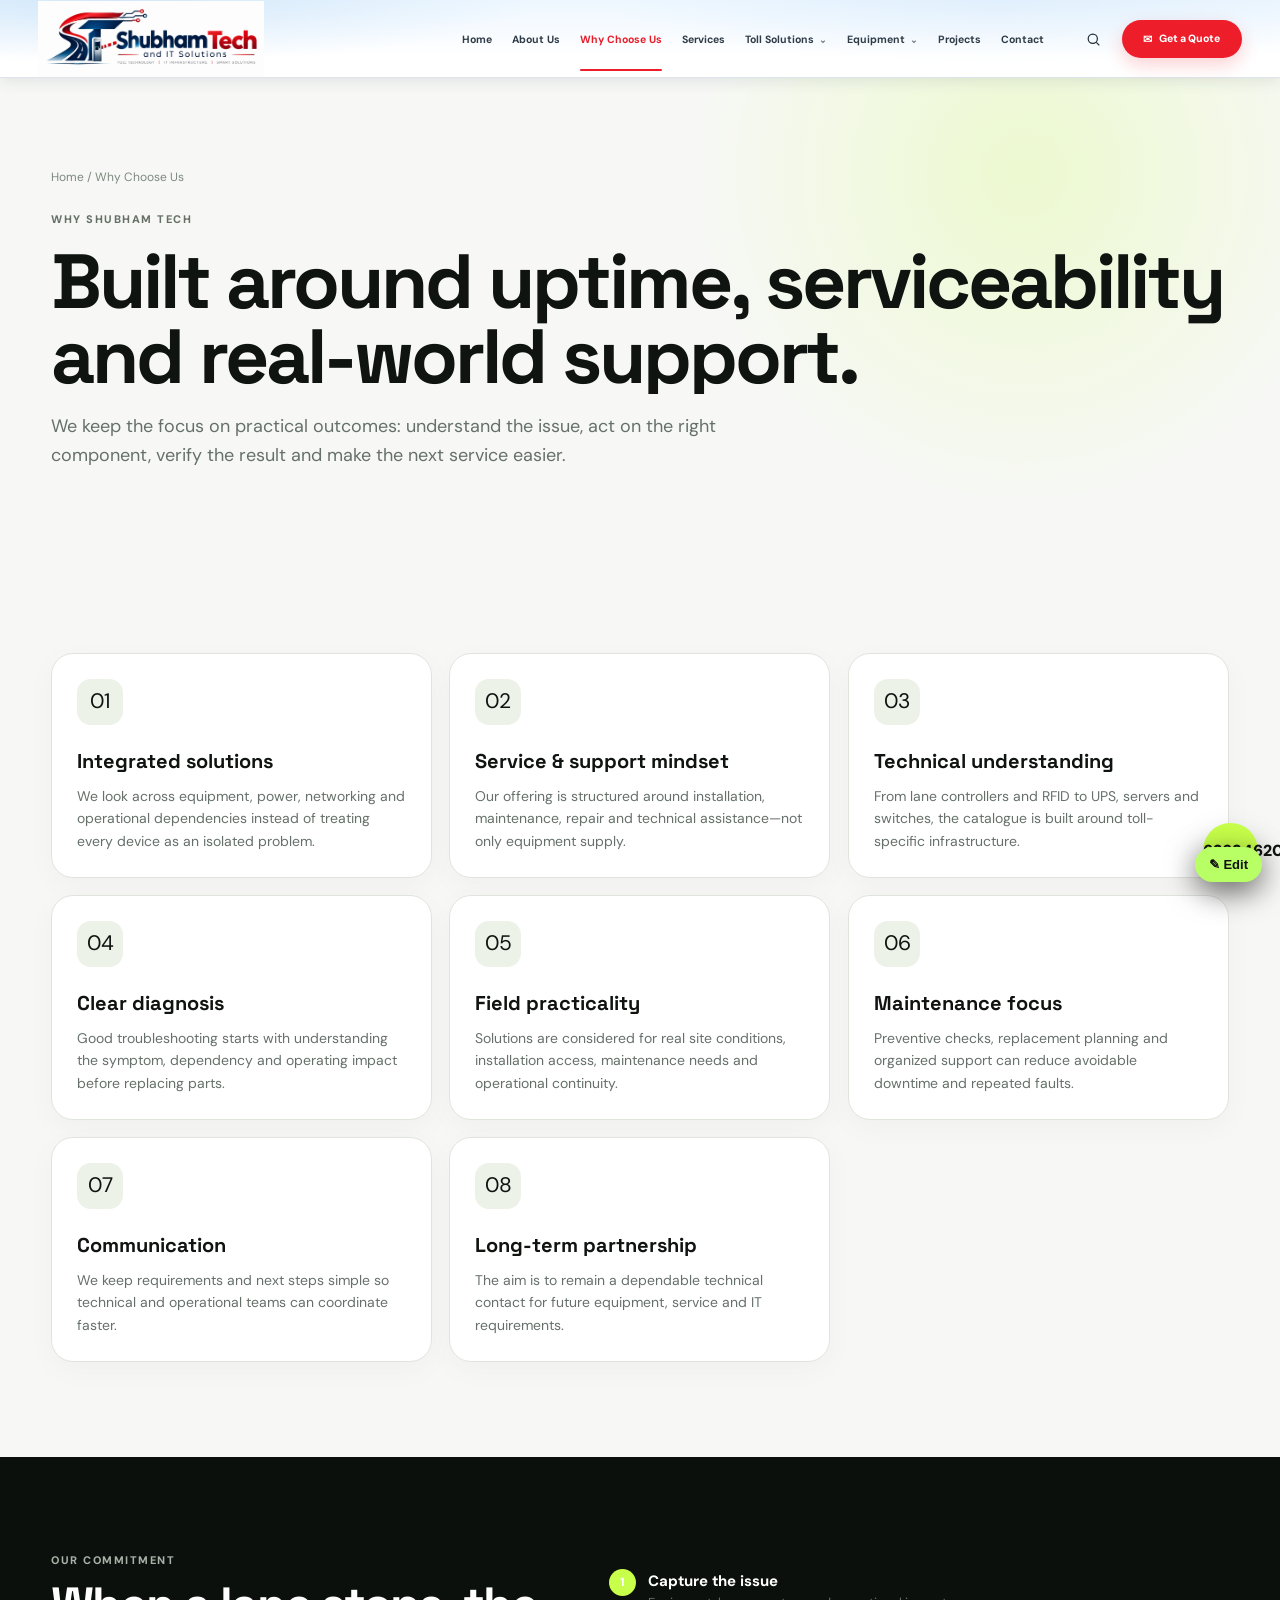
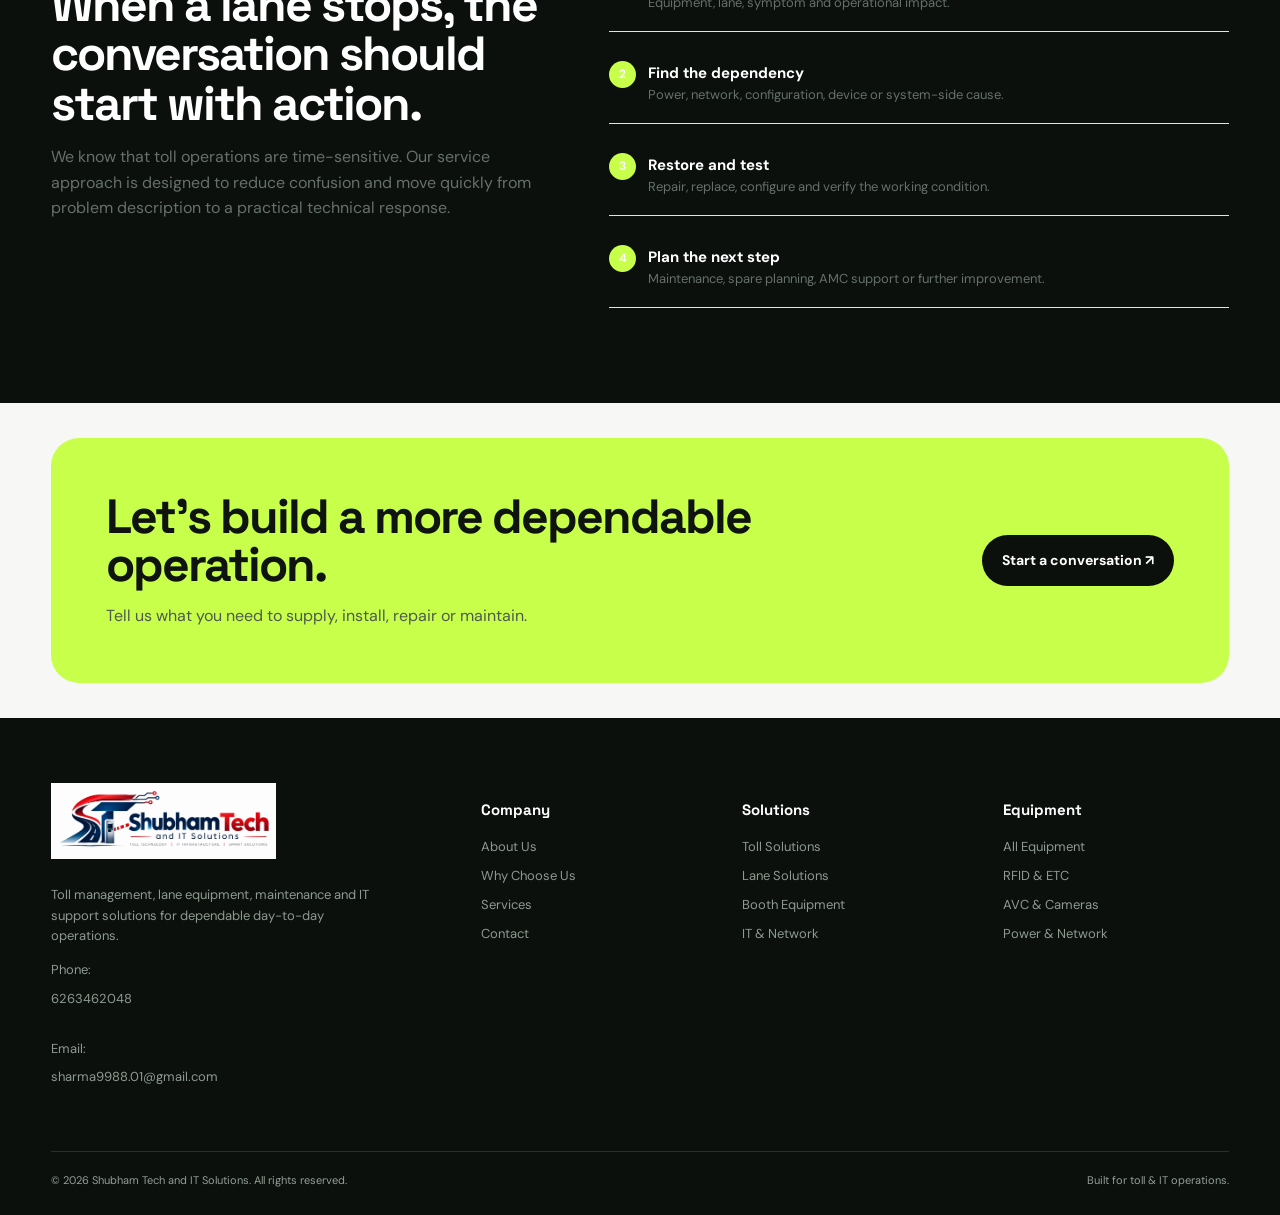
<file: why-choose-us.html>
<!doctype html><html lang="en"><head><meta charset="utf-8"><meta name="viewport" content="width=device-width,initial-scale=1"><title>Why Choose Us | Shubham Tech and IT Solutions</title><meta name="description" content="Shubham Tech and IT Solutions provides toll management, toll equipment, lane solutions, maintenance and IT support."><link rel="stylesheet" href="style.css"></head><body><header class="nav screenshot-nav" aria-label="Main navigation">
  <div class="nav-inner screenshot-nav-inner">
    <a class="brand screenshot-brand" href="index.html" aria-label="Shubham Tech and IT Solutions home">
      <img class="brand-logo screenshot-logo" src="logo.png" alt="Shubham Tech and IT Solutions">
    </a>
    <nav class="nav-links screenshot-links" aria-label="Primary">
      <a href="index.html">Home</a>
      <a href="about.html">About Us</a>
      <a href="why-choose-us.html">Why Choose Us</a>
      <a href="services.html">Services</a>
      <a href="solutions.html">Toll Solutions <span class="nav-caret">⌄</span></a>
      <a href="equipment.html">Equipment <span class="nav-caret">⌄</span></a>
      <a href="solutions.html">Projects</a>
      <a href="contact.html">Contact</a>
      <a class="mobile-quote" href="contact.html">Get a Quote</a>
    </nav>
    <div class="screenshot-actions">
      <button class="nav-search screenshot-search" type="button" aria-label="Search">
        <svg viewBox="0 0 24 24" aria-hidden="true"><circle cx="11" cy="11" r="6.5"></circle><path d="M16 16l4.2 4.2"></path></svg>
      </button>
      <a class="quote-cta screenshot-quote" href="contact.html"><span class="quote-icon">✉</span> Get a Quote</a>
      <button class="menu screenshot-menu" type="button" aria-label="Open menu">☰</button>
    </div>
  </div>
</header>
<section class="page-hero"><div class="container"><div class="breadcrumb">Home / Why Choose Us</div><div class="tag" style="margin-top:24px">Why Shubham Tech</div><h1>Built around uptime, serviceability and real-world support.</h1><p>We keep the focus on practical outcomes: understand the issue, act on the right component, verify the result and make the next service easier.</p></div></section><section class="section"><div class="container"><div class="cards"><article class="card"><div class="icon">01</div><h3>Integrated solutions</h3><p>We look across equipment, power, networking and operational dependencies instead of treating every device as an isolated problem.</p></article><article class="card"><div class="icon">02</div><h3>Service & support mindset</h3><p>Our offering is structured around installation, maintenance, repair and technical assistance—not only equipment supply.</p></article><article class="card"><div class="icon">03</div><h3>Technical understanding</h3><p>From lane controllers and RFID to UPS, servers and switches, the catalogue is built around toll-specific infrastructure.</p></article><article class="card"><div class="icon">04</div><h3>Clear diagnosis</h3><p>Good troubleshooting starts with understanding the symptom, dependency and operating impact before replacing parts.</p></article><article class="card"><div class="icon">05</div><h3>Field practicality</h3><p>Solutions are considered for real site conditions, installation access, maintenance needs and operational continuity.</p></article><article class="card"><div class="icon">06</div><h3>Maintenance focus</h3><p>Preventive checks, replacement planning and organized support can reduce avoidable downtime and repeated faults.</p></article><article class="card"><div class="icon">07</div><h3>Communication</h3><p>We keep requirements and next steps simple so technical and operational teams can coordinate faster.</p></article><article class="card"><div class="icon">08</div><h3>Long-term partnership</h3><p>The aim is to remain a dependable technical contact for future equipment, service and IT requirements.</p></article></div></div></section><section class="section dark"><div class="container"><div class="split"><div><div class="tag">Our commitment</div><h2>When a lane stops, the conversation should start with action.</h2><p>We know that toll operations are time-sensitive. Our service approach is designed to reduce confusion and move quickly from problem description to a practical technical response.</p></div><div class="checklist"><div class="check"><b>1</b><div><strong>Capture the issue</strong><span>Equipment, lane, symptom and operational impact.</span></div></div><div class="check"><b>2</b><div><strong>Find the dependency</strong><span>Power, network, configuration, device or system-side cause.</span></div></div><div class="check"><b>3</b><div><strong>Restore and test</strong><span>Repair, replace, configure and verify the working condition.</span></div></div><div class="check"><b>4</b><div><strong>Plan the next step</strong><span>Maintenance, spare planning, AMC support or further improvement.</span></div></div></div></div></div></section><section class="cta"><div class="container"><div class="cta-box"><div><h2>Let’s build a more dependable operation.</h2><p>Tell us what you need to supply, install, repair or maintain.</p></div><a class="btn" href="contact.html">Start a conversation ↗</a></div></div></section><footer class="footer"><div class="container footer-grid"><div><div class="brand" style="color:white"><img class="brand-logo" src="logo.png" alt="Shubham Tech and IT Solutions logo"><span class="brand-text">Shubham Tech</span></div><p style="margin-top:18px;max-width:330px">Toll management, lane equipment, maintenance and IT support solutions for dependable day-to-day operations.</p><p>Phone: <a href="tel:+916263462048">6263462048</a><br>Email: <a href="mailto:sharma9988.01@gmail.com">sharma9988.01@gmail.com</a></p></div><div><h3>Company</h3><a href="about.html">About Us</a><a href="why-choose-us.html">Why Choose Us</a><a href="services.html">Services</a><a href="contact.html">Contact</a></div><div><h3>Solutions</h3><a href="solutions.html">Toll Solutions</a><a href="solutions.html#lane">Lane Solutions</a><a href="solutions.html#booth">Booth Equipment</a><a href="solutions.html#network">IT & Network</a></div><div><h3>Equipment</h3><a href="equipment.html">All Equipment</a><a href="equipment.html#rfid">RFID & ETC</a><a href="equipment.html#avc">AVC & Cameras</a><a href="equipment.html#power">Power & Network</a></div></div><div class="container footer-bottom"><span>© 2026 Shubham Tech and IT Solutions. All rights reserved.</span><span>Built for toll & IT operations.</span></div></footer><a class="float-call" href="tel:+916263462048" aria-label="Call">☎</a><script src="site-data.js"></script><script src="script.js"></script><a href="admin.html" class="edit-site" aria-label="Edit Website">✎ Edit</a></body></html>
</file>
<file: style.css>
@import url('https://fonts.googleapis.com/css2?family=DM+Sans:wght@400;500;600;700&family=Space+Grotesk:wght@500;600;700&display=swap');
:root{--bg:#f7f8f5;--ink:#101411;--muted:#66706a;--line:#dfe4dd;--dark:#0b100d;--lime:#c7ff4a;--lime2:#e0ff86;--blue:#6aa9ff;--card:#fff;--soft:#eef2ea;--radius:22px;--shadow:0 18px 60px rgba(16,20,17,.08)}
*{box-sizing:border-box}html{scroll-behavior:smooth}body{margin:0;background:var(--bg);color:var(--ink);font-family:'DM Sans',sans-serif;line-height:1.6}a{text-decoration:none;color:inherit}.container{width:min(1180px,92%);margin:auto}.topbar{background:#0b100d;color:#dce5dc;font-size:12px;padding:9px 0}.topbar .container{display:flex;justify-content:space-between;gap:20px}.nav{position:sticky;top:0;z-index:100;background:rgba(247,248,245,.88);backdrop-filter:blur(16px);border-bottom:1px solid rgba(223,228,221,.8)}.nav-inner{height:78px;display:flex;align-items:center;justify-content:space-between;gap:25px}.brand{display:flex;align-items:center;gap:10px;font-family:'Space Grotesk';font-weight:700;font-size:18px}.brand-mark{width:37px;height:37px;border-radius:11px;background:var(--ink);color:var(--lime);display:grid;place-items:center;font-weight:700}.nav-links{display:flex;align-items:center;gap:5px}.nav-links a{padding:10px 12px;border-radius:999px;font-size:13px;font-weight:600;color:#4d5750}.nav-links a:hover,.nav-links a.active{background:#e9eee6;color:var(--ink)}.nav-cta{background:var(--ink);color:white;padding:12px 18px;border-radius:999px;font-size:13px;font-weight:700}.menu{display:none;background:none;border:0;font-size:26px}
.hero{padding:85px 0 65px;background:radial-gradient(circle at 78% 18%,rgba(199,255,74,.25),transparent 28%),var(--bg)}.hero-grid{display:grid;grid-template-columns:1.05fr .95fr;gap:55px;align-items:center}.eyebrow{display:inline-flex;align-items:center;gap:8px;background:#eaf0e7;border:1px solid #d9e2d5;border-radius:999px;padding:7px 11px;font-size:12px;font-weight:700;color:#405043}.dot{width:7px;height:7px;border-radius:50%;background:#80b926}.hero h1{font-family:'Space Grotesk';font-size:clamp(46px,6vw,82px);line-height:.98;letter-spacing:-4px;margin:20px 0 22px;max-width:760px}.hero h1 em{font-style:normal;color:#59635c}.hero p{font-size:18px;color:var(--muted);max-width:650px}.actions{display:flex;gap:12px;flex-wrap:wrap;margin-top:28px}.btn{display:inline-flex;align-items:center;justify-content:center;gap:8px;padding:14px 20px;border-radius:999px;font-weight:700;font-size:14px}.btn.dark{background:var(--ink);color:white}.btn.lime{background:var(--lime);color:#101411}.btn.light{border:1px solid var(--line);background:white}.hero-note{display:flex;gap:22px;margin-top:28px;color:#657067;font-size:12px}.hero-note strong{display:block;color:var(--ink);font-size:14px}.hero-visual{min-height:520px;border-radius:30px;background:#0b100d;position:relative;overflow:hidden;padding:18px;box-shadow:0 30px 90px rgba(0,0,0,.16)}.glow{position:absolute;width:300px;height:300px;border-radius:50%;background:rgba(199,255,74,.24);filter:blur(55px);right:-80px;top:-70px}.dash{position:absolute;inset:70px 24px 24px;border:1px solid #273128;border-radius:20px;background:#111813;padding:18px;color:white}.dash-top{display:flex;justify-content:space-between;font-size:11px;color:#8e9c91}.live{color:var(--lime)}.dash-chart{height:190px;margin-top:20px;border-radius:15px;background:linear-gradient(180deg,#172019,#0e140f);position:relative;overflow:hidden}.dash-chart:after{content:'';position:absolute;inset:25px 15px;background:linear-gradient(155deg,transparent 0 35%,rgba(199,255,74,.95) 36% 37%,transparent 38% 50%,rgba(106,169,255,.8) 51% 52%,transparent 53% 70%,rgba(199,255,74,.8) 71% 72%,transparent 73%);opacity:.9}.metric-row{display:grid;grid-template-columns:repeat(3,1fr);gap:10px;margin-top:12px}.metric{background:#172019;border:1px solid #263328;border-radius:13px;padding:13px}.metric b{font-size:21px}.metric small{display:block;color:#8f9d92;font-size:10px;margin-top:2px}.dash-list{margin-top:12px;display:grid;gap:8px}.dash-list div{display:flex;justify-content:space-between;background:#151d17;border:1px solid #243025;padding:10px 12px;border-radius:10px;font-size:11px}.dash-list span{color:#9daaa0}.float-chip{position:absolute;background:white;color:#101411;padding:11px 14px;border-radius:14px;box-shadow:0 15px 40px rgba(0,0,0,.18);font-size:11px;font-weight:700}.chip1{left:0;top:105px}.chip2{right:0;bottom:90px}
.section{padding:95px 0}.section.dark{background:#0b100d;color:white}.section-head{display:flex;justify-content:space-between;align-items:end;gap:30px;margin-bottom:45px}.section-head h2{font-family:'Space Grotesk';font-size:clamp(34px,4vw,56px);line-height:1.02;letter-spacing:-2px;margin:0;max-width:680px}.section-head p{color:var(--muted);max-width:420px}.dark .section-head p{color:#9aa69c}.tag{font-size:11px;text-transform:uppercase;letter-spacing:1.5px;font-weight:800;color:#657067;margin-bottom:10px}.dark .tag{color:#a7b2a8}
.trust{padding:20px 0;border-top:1px solid var(--line);border-bottom:1px solid var(--line)}.trust-row{display:flex;justify-content:space-between;align-items:center;gap:25px;flex-wrap:wrap;color:#737d75;font-size:12px;font-weight:700}.trust-row b{color:var(--ink);font-size:14px}
.cards{display:grid;grid-template-columns:repeat(3,1fr);gap:17px}.card{background:white;border:1px solid var(--line);border-radius:var(--radius);padding:25px;box-shadow:0 8px 30px rgba(16,20,17,.03)}.card:hover{transform:translateY(-3px);box-shadow:var(--shadow);transition:.2s}.icon{width:46px;height:46px;border-radius:14px;background:#edf2e9;display:grid;place-items:center;font-size:21px;margin-bottom:20px}.card h3{font-family:'Space Grotesk';font-size:20px;margin:0 0 8px}.card p{color:var(--muted);font-size:14px;margin:0}.card .link{display:inline-block;margin-top:20px;font-weight:800;font-size:13px}
.solution-grid{display:grid;grid-template-columns:1fr 1fr;gap:20px}.solution-card{min-height:360px;border-radius:26px;padding:30px;position:relative;overflow:hidden;background:#eaf0e7;border:1px solid #dfe7da}.solution-card.dark{background:#111813;color:white;border-color:#273128}.solution-card.lime{background:var(--lime)}.solution-card h3{font-family:'Space Grotesk';font-size:30px;line-height:1.05;margin:0 0 12px}.solution-card p{max-width:500px;color:#657067;font-size:14px}.solution-card.dark p{color:#9aa69d}.solution-art{position:absolute;right:25px;bottom:25px;width:54%;height:145px;border-radius:18px;background:linear-gradient(145deg,#d9e1d5,#fff);border:1px solid #cbd5c5;overflow:hidden}.solution-card.dark .solution-art{background:#0b100d;border-color:#263127}.lane-road-art{position:absolute;left:0;right:0;bottom:0;height:50px;background:#2a322c}.booth-art{position:absolute;left:28%;bottom:48px;width:105px;height:65px;background:#e6eee2;border:7px solid #b9c7b5}.bar-art{position:absolute;left:55%;bottom:76px;width:130px;height:7px;background:#202720;transform:rotate(-9deg);transform-origin:left}.green-dot{position:absolute;right:12%;top:20%;width:18px;height:18px;border-radius:50%;background:var(--lime)}
.process{display:grid;grid-template-columns:repeat(4,1fr);gap:12px}.step{padding:22px;border-top:2px solid #283029}.step span{font-family:'Space Grotesk';font-size:12px;color:#89948b}.step h3{font-size:18px;margin:15px 0 7px}.step p{font-size:13px;color:var(--muted);margin:0}
.equip-grid{display:grid;grid-template-columns:repeat(4,1fr);gap:12px}.equip{background:white;border:1px solid var(--line);border-radius:17px;padding:18px;min-height:145px}.equip-num{font-size:10px;color:#819087;font-weight:800}.equip h3{font-size:15px;line-height:1.25;margin:8px 0 6px}.equip p{font-size:11px;color:var(--muted);margin:0}
.stats{display:grid;grid-template-columns:repeat(4,1fr);gap:12px}.stat{padding:25px;border:1px solid #263127;border-radius:18px;background:#101712}.stat b{font-family:'Space Grotesk';font-size:34px;color:var(--lime)}.stat span{display:block;color:#a0aaa2;font-size:12px;margin-top:4px}
.split{display:grid;grid-template-columns:.9fr 1.1fr;gap:50px;align-items:start}.split h2{font-family:'Space Grotesk';font-size:48px;line-height:1.03;letter-spacing:-2px;margin:0 0 15px}.split p{color:var(--muted)}.checklist{display:grid;gap:12px}.check{display:flex;gap:12px;padding:17px 0;border-bottom:1px solid var(--line)}.check b{width:27px;height:27px;border-radius:50%;background:var(--lime);display:grid;place-items:center;font-size:12px;flex:0 0 auto}.check strong{display:block;font-size:15px}.check span{display:block;color:var(--muted);font-size:13px}
.faq{max-width:850px;margin:auto}.faq details{border-bottom:1px solid var(--line);padding:20px 0}.faq summary{cursor:pointer;font-family:'Space Grotesk';font-size:18px;font-weight:600}.faq p{color:var(--muted);font-size:14px;max-width:750px}
.cta{padding:35px 0}.cta-box{background:var(--lime);border-radius:28px;padding:55px;display:flex;justify-content:space-between;align-items:center;gap:30px}.cta-box h2{font-family:'Space Grotesk';font-size:48px;line-height:1;letter-spacing:-2px;margin:0;max-width:680px}.cta-box p{max-width:570px;margin:14px 0 0;color:#4e5a4d}.cta-box .btn{background:#0b100d;color:white}
.page-hero{padding:90px 0 70px;background:radial-gradient(circle at 80% 20%,rgba(199,255,74,.22),transparent 30%)}.page-hero h1{font-family:'Space Grotesk';font-size:clamp(48px,6vw,78px);line-height:.98;letter-spacing:-3px;margin:15px 0}.page-hero p{font-size:18px;color:var(--muted);max-width:760px}.breadcrumb{font-size:12px;color:#7d887f}
.contact-grid{display:grid;grid-template-columns:.8fr 1.2fr;gap:25px}.contact-box{background:#0b100d;color:white;border-radius:25px;padding:32px}.contact-box h2{font-family:'Space Grotesk';font-size:34px;margin-top:0}.contact-item{padding:18px 0;border-bottom:1px solid #263027}.contact-item small{display:block;color:#8d9a90;font-size:10px;text-transform:uppercase;letter-spacing:1.2px}.contact-item a{font-weight:700}.form{background:white;border:1px solid var(--line);border-radius:25px;padding:32px}.form-grid{display:grid;grid-template-columns:1fr 1fr;gap:14px}.field{display:grid;gap:6px}.field.full{grid-column:1/-1}.field label{font-size:12px;font-weight:800}.field input,.field select,.field textarea{font:inherit;border:1px solid var(--line);border-radius:12px;padding:13px;outline:none;background:#fbfcfa}.field textarea{min-height:130px;resize:vertical}.form .btn{border:0;cursor:pointer;margin-top:5px}
.footer{background:#0b100d;color:#93a096;padding:65px 0 25px}.footer-grid{display:grid;grid-template-columns:1.4fr .8fr .8fr .8fr;gap:35px}.footer h3{font-family:'Space Grotesk';color:white;font-size:15px}.footer p,.footer a{font-size:13px;color:#8e9a91}.footer a{display:block;margin:8px 0}.footer-bottom{margin-top:50px;padding-top:20px;border-top:1px solid #273128;font-size:11px;display:flex;justify-content:space-between;gap:20px}.float-call{position:fixed;right:22px;bottom:22px;width:55px;height:55px;border-radius:50%;background:var(--lime);display:grid;place-items:center;font-weight:900;z-index:150;box-shadow:0 15px 35px rgba(0,0,0,.2)}
@media(max-width:900px){.nav-links{display:none}.menu{display:block}.hero-grid,.split,.contact-grid,.solution-grid{grid-template-columns:1fr}.hero-visual{min-height:430px}.cards{grid-template-columns:1fr 1fr}.equip-grid{grid-template-columns:1fr 1fr}.process{grid-template-columns:1fr 1fr}.stats{grid-template-columns:1fr 1fr}.footer-grid{grid-template-columns:1fr 1fr}.section-head{display:block}.section-head p{margin-top:15px}.cta-box{display:block}.cta-box h2{font-size:40px;margin-bottom:25px}}
@media(max-width:560px){.topbar{display:none}.nav-inner{height:70px}.nav-cta{display:none}.hero{padding:60px 0}.hero h1{font-size:48px;letter-spacing:-2px}.hero p{font-size:16px}.hero-note{flex-direction:column;gap:10px}.hero-visual{min-height:390px}.dash{inset:45px 12px 12px}.float-chip{display:none}.cards,.equip-grid,.process,.stats,.footer-grid,.form-grid{grid-template-columns:1fr}.field.full{grid-column:auto}.section{padding:65px 0}.section-head h2{font-size:38px}.split h2{font-size:38px}.cta-box{padding:32px}.cta-box h2{font-size:36px}.page-hero{padding:65px 0 50px}}

/* Motion system — inspired by modern Webflow/SaaS interactions */
html{scroll-padding-top:90px}
body{overflow-x:hidden}
.nav{transition:box-shadow .35s ease,background .35s ease}
.nav.scrolled{box-shadow:0 10px 35px rgba(16,20,17,.08)}
.brand-mark{transition:transform .35s ease,box-shadow .35s ease}.brand:hover .brand-mark{transform:rotate(-8deg) scale(1.06);box-shadow:0 0 0 7px rgba(199,255,74,.16)}
.btn{position:relative;overflow:hidden;transition:transform .25s ease,box-shadow .25s ease}.btn:after{content:"";position:absolute;inset:-30%;background:linear-gradient(100deg,transparent 35%,rgba(255,255,255,.32) 50%,transparent 65%);transform:translateX(-120%) rotate(8deg);transition:transform .65s ease}.btn:hover{transform:translateY(-3px);box-shadow:0 12px 30px rgba(16,20,17,.14)}.btn:hover:after{transform:translateX(120%) rotate(8deg)}
.hero{position:relative;overflow:hidden}.hero:before{content:"";position:absolute;width:520px;height:520px;border:1px solid rgba(16,20,17,.05);border-radius:50%;right:-180px;top:-170px;animation:spinSlow 22s linear infinite}.hero:after{content:"";position:absolute;width:330px;height:330px;border:1px dashed rgba(16,20,17,.07);border-radius:50%;right:-85px;top:-75px;animation:spinSlow 14s linear infinite reverse}
.hero-grid,.page-hero .container{position:relative;z-index:2}
.hero-visual{transform-style:preserve-3d;animation:heroFloat 6s ease-in-out infinite}.hero-visual .glow{animation:glowPulse 4.5s ease-in-out infinite}.dash{animation:dashRise 1.1s cubic-bezier(.2,.8,.2,1) both}.dash-chart:after{animation:chartFlow 5s ease-in-out infinite alternate}.float-chip{animation:chipFloat 4s ease-in-out infinite}.chip2{animation-delay:1.2s}
.metric{transition:transform .3s ease,border-color .3s ease}.metric:hover{transform:translateY(-5px);border-color:#51624f}.dash-list div{transition:transform .25s ease,background .25s ease}.dash-list div:hover{transform:translateX(5px);background:#1b251e}
.eyebrow .dot{animation:pulseDot 1.7s ease-in-out infinite}
.card,.solution-card,.equip,.step,.stat,.check,.contact-box,.form{will-change:transform}.card{transition:transform .35s cubic-bezier(.2,.8,.2,1),box-shadow .35s ease,border-color .35s ease}.card:hover{transform:translateY(-9px) scale(1.01);border-color:#cbd5c6}.card .icon{transition:transform .35s ease,background .35s ease}.card:hover .icon{transform:rotate(-6deg) scale(1.08);background:var(--lime)}
.solution-card{transition:transform .45s cubic-bezier(.2,.8,.2,1),box-shadow .45s ease}.solution-card:hover{transform:translateY(-8px)}.solution-art{transition:transform .55s cubic-bezier(.2,.8,.2,1)}.solution-card:hover .solution-art{transform:translateY(-8px) scale(1.03)}.green-dot{animation:pulseDot 2.2s ease-in-out infinite}
.process .step{position:relative;transition:transform .35s ease,border-color .35s ease}.process .step:before{content:"";position:absolute;left:0;top:-2px;width:38px;height:2px;background:var(--lime);transform:scaleX(0);transform-origin:left;transition:transform .4s ease}.process .step:hover{transform:translateY(-6px);border-color:#71806f}.process .step:hover:before{transform:scaleX(1)}
.equip{transition:transform .3s ease,box-shadow .3s ease,border-color .3s ease}.equip:hover{transform:translateY(-6px);box-shadow:var(--shadow);border-color:#cbd5c6}.equip-num{transition:color .3s ease}.equip:hover .equip-num{color:#729f22}
.stat{transition:transform .35s ease,border-color .35s ease}.stat:hover{transform:translateY(-7px);border-color:#465546}.stat b{display:inline-block}.check{transition:transform .3s ease,padding-left .3s ease}.check:hover{transform:translateX(6px);padding-left:7px}.check b{transition:transform .3s ease}.check:hover b{transform:scale(1.12) rotate(8deg)}
.section-head h2,.page-hero h1{overflow:hidden}.section-head h2{background:linear-gradient(90deg,currentColor 0%,currentColor 55%,#8c968f 75%,currentColor 100%);background-size:220% auto;background-clip:text;-webkit-background-clip:text;color:transparent;animation:textShimmer 7s linear infinite}
.trust-row span{transition:transform .3s ease,color .3s ease}.trust-row span:hover{transform:translateY(-3px);color:var(--ink)}
.float-call{animation:callPulse 2.5s ease-in-out infinite;transition:transform .25s ease}.float-call:hover{transform:scale(1.1)}
.reveal{opacity:0;transform:translateY(35px);transition:opacity .8s cubic-bezier(.2,.8,.2,1),transform .8s cubic-bezier(.2,.8,.2,1)}.reveal.is-visible{opacity:1;transform:none}.reveal-left{opacity:0;transform:translateX(-45px);transition:opacity .8s ease,transform .8s cubic-bezier(.2,.8,.2,1)}.reveal-left.is-visible{opacity:1;transform:none}.reveal-right{opacity:0;transform:translateX(45px);transition:opacity .8s ease,transform .8s cubic-bezier(.2,.8,.2,1)}.reveal-right.is-visible{opacity:1;transform:none}
.stagger > *{opacity:0;transform:translateY(24px);transition:opacity .65s ease,transform .65s cubic-bezier(.2,.8,.2,1)}.stagger.is-visible > *{opacity:1;transform:none}.stagger.is-visible > *:nth-child(1){transition-delay:.05s}.stagger.is-visible > *:nth-child(2){transition-delay:.12s}.stagger.is-visible > *:nth-child(3){transition-delay:.19s}.stagger.is-visible > *:nth-child(4){transition-delay:.26s}.stagger.is-visible > *:nth-child(5){transition-delay:.33s}.stagger.is-visible > *:nth-child(6){transition-delay:.40s}.stagger.is-visible > *:nth-child(7){transition-delay:.47s}.stagger.is-visible > *:nth-child(8){transition-delay:.54s}
@keyframes heroFloat{0%,100%{transform:translateY(0) rotateX(0deg)}50%{transform:translateY(-10px) rotateX(.5deg)}}
@keyframes glowPulse{0%,100%{opacity:.45;transform:scale(1)}50%{opacity:.8;transform:scale(1.12)}}
@keyframes dashRise{from{opacity:0;transform:translateY(35px) scale(.97)}to{opacity:1;transform:none}}
@keyframes chartFlow{from{transform:translateX(-15px) scale(1)}to{transform:translateX(15px) scale(1.03)}}
@keyframes chipFloat{0%,100%{transform:translateY(0)}50%{transform:translateY(-12px)}}
@keyframes pulseDot{0%,100%{transform:scale(.8);opacity:.65;box-shadow:0 0 0 0 rgba(199,255,74,.35)}50%{transform:scale(1.15);opacity:1;box-shadow:0 0 0 9px rgba(199,255,74,0)}}
@keyframes callPulse{0%,100%{box-shadow:0 15px 35px rgba(0,0,0,.2)}50%{box-shadow:0 15px 35px rgba(0,0,0,.2),0 0 0 10px rgba(199,255,74,.14)}}
@keyframes spinSlow{to{transform:rotate(360deg)}}
@keyframes textShimmer{0%{background-position:0% center}100%{background-position:220% center}}

@media(max-width:900px){.nav-links.open{display:flex;position:absolute;top:66px;left:4%;right:4%;padding:12px;flex-direction:column;align-items:stretch;background:rgba(247,248,245,.97);border:1px solid var(--line);border-radius:18px;box-shadow:0 20px 50px rgba(16,20,17,.12)}.nav-links.open a{width:100%}.nav-links.open .nav-cta{display:block;text-align:center}.nav-links.open{gap:3px}}
@media(max-width:560px){.nav-links.open{top:70px}.hero:before,.hero:after{display:none}.hero-visual{animation:none}.section-head h2{background:none;color:inherit;animation:none}}
@media(prefers-reduced-motion:reduce){*,*:before,*:after{animation-duration:.01ms!important;animation-iteration-count:1!important;scroll-behavior:auto!important;transition-duration:.01ms!important}.reveal,.reveal-left,.reveal-right,.stagger>*{opacity:1!important;transform:none!important}}

.edit-site{position:fixed;right:18px;bottom:18px;z-index:9999;background:#b8ff65;color:#111;padding:10px 14px;border-radius:999px;font:800 13px Arial;text-decoration:none;box-shadow:0 8px 30px #0008}.edit-site:hover{transform:translateY(-2px)}

/* Toll plaza hero + field equipment visual system */
.plaza-hero{min-height:520px;padding:0!important;background:#08100d!important;border-radius:30px;overflow:hidden;box-shadow:0 30px 90px rgba(0,0,0,.18)}.plaza-image{width:100%;height:100%;min-height:520px;object-fit:cover;display:block}.plaza-overlay{position:absolute;inset:0;background:linear-gradient(90deg,rgba(4,9,7,.45),rgba(4,9,7,.08) 55%,rgba(4,9,7,.2))}.plaza-caption{position:absolute;left:28px;bottom:25px;background:rgba(8,16,13,.78);backdrop-filter:blur(12px);padding:12px 16px;border:1px solid rgba(199,255,74,.28);border-radius:14px;color:white}.plaza-caption span{display:block;color:var(--lime);font-size:10px;letter-spacing:1.5px;font-weight:800}.plaza-caption b{font-size:13px}.equipment-hotspot{position:absolute;background:var(--lime);color:#101411;border-radius:999px;padding:6px 10px;font-size:10px;font-weight:800;box-shadow:0 0 0 5px rgba(199,255,74,.16);animation:pulseSpot 2.2s infinite}.hs1{left:49%;top:42%}.hs2{left:60%;top:48%;animation-delay:.35s}.hs3{left:72%;top:57%;animation-delay:.7s}.hs4{left:37%;top:35%;animation-delay:1s}@keyframes pulseSpot{0%,100%{transform:scale(1);box-shadow:0 0 0 4px rgba(199,255,74,.13)}50%{transform:scale(1.12);box-shadow:0 0 0 11px rgba(199,255,74,0)}}.toll-icon{font-size:30px!important;display:grid!important;place-items:center}.equip{position:relative}.equip-icon{width:54px;height:54px;border-radius:16px;background:#edf3e9;display:grid;place-items:center;font-size:25px;margin-bottom:14px;border:1px solid #dce6d8;transition:.3s}.equip:hover .equip-icon{transform:translateY(-5px) rotate(-3deg);background:var(--lime)}
@media(max-width:800px){.plaza-hero,.plaza-image{min-height:430px}.hs1,.hs2,.hs3,.hs4{display:none}}

/* Official brand logo */
.brand{display:inline-flex;align-items:center;gap:10px}.brand-logo{width:178px;height:52px;object-fit:contain;display:block}.brand-text{display:none}
/* Full-width toll plaza homepage hero */
.hero{position:relative;isolation:isolate;min-height:720px;padding:90px 0 70px;background:#07101a url('toll-lane-home.png') center center/cover no-repeat;color:#fff}
.hero:before{content:"";position:absolute;inset:0;z-index:-1;background:linear-gradient(90deg,rgba(3,10,18,.94) 0%,rgba(3,10,18,.76) 38%,rgba(3,10,18,.30) 72%,rgba(3,10,18,.18) 100%)}
.hero:after{content:"";position:absolute;inset:0;z-index:-1;background:linear-gradient(0deg,rgba(3,10,18,.65),transparent 45%,rgba(3,10,18,.20));pointer-events:none}
.hero-grid{grid-template-columns:1fr;max-width:1280px}.hero-grid>div:first-child{max-width:670px}.hero h1{color:#fff}.hero h1 em{color:#ff2a2a}.hero p{color:rgba(255,255,255,.86)}.hero-note{color:rgba(255,255,255,.75)}.hero-note strong{color:#fff}.hero .eyebrow{background:rgba(255,255,255,.10);border-color:rgba(255,255,255,.22);color:#fff}.hero .btn.light{background:rgba(255,255,255,.95);color:#101411;border-color:#fff}
.hero-visual{position:absolute;right:5%;bottom:26px;width:48%;min-height:0;height:250px;background:transparent;box-shadow:none;padding:0;overflow:visible;pointer-events:none}.plaza-image{display:none}.plaza-overlay{display:none}.plaza-caption{display:none}.equipment-hotspot{background:rgba(10,18,25,.78);border:1px solid rgba(255,255,255,.28);color:#fff}.float-chip{background:rgba(255,255,255,.94)}
@media(max-width:900px){.hero{min-height:700px}.hero-visual{display:none}.brand-logo{width:155px;height:46px}}
@media(max-width:560px){.hero{min-height:720px;padding:70px 0 60px;background-position:center}.brand-logo{width:145px;height:44px}}


/* CLEAN TOLL HERO */
.hero-clean{position:relative;min-height:760px;display:flex;align-items:center;overflow:hidden;background:#071019;color:#fff;padding:0}
.hero-clean .hero-bg{position:absolute;inset:0;z-index:0}
.hero-clean .hero-bg img{width:100%;height:100%;object-fit:cover;object-position:center;display:block}
.hero-clean .hero-shade{position:absolute;inset:0;z-index:1;background:linear-gradient(90deg,rgba(3,10,18,.94) 0%,rgba(3,10,18,.82) 28%,rgba(3,10,18,.38) 55%,rgba(3,10,18,.10) 100%),linear-gradient(0deg,rgba(3,10,18,.78),transparent 38%,rgba(3,10,18,.12))}
.hero-clean .hero-content{position:relative;z-index:2;width:100%;min-height:760px;display:flex;flex-direction:column;justify-content:center;padding-top:60px;padding-bottom:30px}
.hero-clean .hero-copy{max-width:610px}
.hero-clean .eyebrow{display:inline-flex;background:rgba(255,255,255,.10);border:1px solid rgba(255,255,255,.18);backdrop-filter:blur(12px);color:#fff;padding:9px 14px;border-radius:999px;font-size:13px;font-weight:700}
.hero-clean h1{font-size:clamp(50px,6vw,82px);line-height:.99;letter-spacing:-.055em;margin:22px 0 24px;color:#fff;max-width:650px}
.hero-clean h1 em{font-style:normal;color:#ff3b32}
.hero-clean .hero-copy>p{font-size:17px;line-height:1.7;color:rgba(255,255,255,.84);max-width:570px;margin:0 0 28px}
.hero-clean .actions{display:flex;gap:12px;flex-wrap:wrap}
.hero-clean .btn{border-radius:999px;padding:14px 21px}
.hero-clean .btn.dark{background:#111;color:#fff;border:1px solid rgba(255,255,255,.15)}
.hero-clean .btn.light{background:#fff;color:#111;border:1px solid #fff}
.hero-clean .hero-note{display:flex;gap:34px;margin-top:38px;padding-top:20px;border-top:1px solid rgba(255,255,255,.20);max-width:620px}
.hero-clean .hero-note div{display:flex;flex-direction:column;gap:4px}
.hero-clean .hero-note strong{font-size:18px;color:#fff}
.hero-clean .hero-note span{font-size:12px;color:rgba(255,255,255,.62)}
.hero-equipment{margin-top:auto;width:100%;background:rgba(7,12,14,.72);border:1px solid rgba(255,255,255,.16);backdrop-filter:blur(16px);border-radius:22px;padding:14px 16px;box-shadow:0 20px 60px rgba(0,0,0,.28)}
.equipment-label{font-size:12px;text-transform:uppercase;letter-spacing:.12em;color:rgba(255,255,255,.65);margin:0 0 10px 4px}
.equipment-strip{display:grid;grid-template-columns:repeat(10,1fr);gap:8px}
.hero-eq{min-width:0;display:flex;flex-direction:column;align-items:center;justify-content:center;gap:3px;padding:12px 7px;border-radius:14px;background:rgba(255,255,255,.07);border:1px solid rgba(255,255,255,.08);transition:transform .25s ease,background .25s ease,border-color .25s ease}
.hero-eq:hover{transform:translateY(-5px);background:rgba(255,255,255,.13);border-color:rgba(255,59,50,.5)}
.eq-icon{width:40px;height:40px;border-radius:11px;display:grid;place-items:center;background:#f3f5f3;color:#101414;font-size:20px;font-weight:800}
.hero-eq b{font-size:11px;color:#fff}.hero-eq small{font-size:9px;color:rgba(255,255,255,.56);white-space:nowrap}
@media(max-width:900px){.hero-clean,.hero-clean .hero-content{min-height:720px}.hero-clean h1{font-size:52px}.hero-equipment{overflow-x:auto}.equipment-strip{display:flex;min-width:900px}.hero-eq{width:82px;flex:0 0 82px}}
@media(max-width:600px){.hero-clean,.hero-clean .hero-content{min-height:760px}.hero-clean h1{font-size:43px}.hero-clean .hero-copy>p{font-size:15px}.hero-clean .hero-note{gap:16px;flex-wrap:wrap}.hero-equipment{margin-top:28px}}

/* ===== Reference homepage design: clean toll-plaza hero ===== */
.reference-hero{position:relative;min-height:735px;overflow:hidden;background:#071a2b;color:#fff}
.reference-hero .hero-photo{position:absolute;inset:0}.reference-hero .hero-photo img{width:100%;height:100%;object-fit:cover;object-position:center center;display:block}
.reference-hero .hero-dark{position:absolute;inset:0;background:linear-gradient(90deg,rgba(2,15,28,.90) 0%,rgba(2,15,28,.55) 32%,rgba(2,15,28,.10) 64%,rgba(2,15,28,.12) 100%),linear-gradient(0deg,rgba(2,12,24,.68),transparent 34%,rgba(2,12,24,.08));}
.reference-hero .ref-content{position:relative;z-index:2;min-height:735px;padding-top:92px;padding-bottom:0}
.ref-copy{width:440px;max-width:45%;position:relative;z-index:4}.ref-pill{display:inline-block;background:#ef2630;color:#fff;border-radius:999px;padding:8px 17px;font-size:12px;font-weight:800;letter-spacing:.03em}.ref-copy h1{font-size:clamp(48px,4.7vw,72px);line-height:1.01;letter-spacing:-.045em;margin:20px 0 16px;color:#fff}.ref-copy h1 span{color:#ff2028}.ref-copy p{font-size:15px;line-height:1.65;color:rgba(255,255,255,.88);margin:0 0 22px}.ref-btn{display:inline-flex;align-items:center;gap:24px;border-radius:999px;padding:13px 18px;font-size:13px;font-weight:800;text-decoration:none;margin-right:8px}.ref-btn.red{background:#f3222b;color:#fff}.ref-btn.white{background:#fff;color:#18212a}.ref-btn b{font-size:18px}.ref-features{display:flex;gap:25px;margin-top:30px}.ref-features div{display:flex;align-items:center;gap:8px;font-size:11px;line-height:1.35;color:#fff}.ref-features i{font-style:normal;font-size:22px;color:#ff2831}.ref-callouts{position:absolute;left:30%;right:2%;top:30px;height:180px;z-index:3}.callout{position:absolute;display:flex;align-items:center;gap:10px;padding:10px 15px;border-radius:14px;background:rgba(36,54,72,.72);border:1px solid rgba(255,255,255,.24);backdrop-filter:blur(10px);box-shadow:0 10px 25px rgba(0,0,0,.15);font-size:12px;font-weight:700;color:#fff}.callout b{width:38px;height:38px;border-radius:9px;background:#f4f5f2;color:#15202a;display:grid;place-items:center;font-size:20px}.c1{left:2%;top:20px}.c2{left:20%;top:18px}.c3{left:38%;top:22px}.c4{left:55%;top:20px}.c5{left:73%;top:18px}.c6{left:89%;top:20px;transform:translateX(-100%)}
.ref-equipment{position:absolute;left:18px;right:18px;bottom:92px;height:108px;background:rgba(30,43,54,.78);border:1px solid rgba(255,255,255,.17);border-radius:20px;backdrop-filter:blur(14px);display:flex;align-items:center;padding:12px 18px;box-shadow:0 15px 50px rgba(0,0,0,.25);z-index:4}.ref-eq-title{width:112px;flex:none;font-size:13px;font-weight:800;line-height:1.3}.red-line{width:34px;height:3px;background:#ef2630;margin-top:12px}.ref-eq-list{display:flex;gap:7px;align-items:stretch;overflow:hidden;flex:1}.ref-eq-list a{min-width:82px;flex:1;text-decoration:none;color:#fff;background:rgba(255,255,255,.08);border:1px solid rgba(255,255,255,.06);border-radius:13px;padding:9px 5px;display:flex;flex-direction:column;align-items:center;justify-content:center;gap:5px;transition:.25s}.ref-eq-list a:hover{transform:translateY(-5px);background:rgba(255,255,255,.15)}.ref-eq-list b{width:38px;height:38px;border-radius:9px;background:#f5f5f1;color:#1b242b;display:grid;place-items:center;font-size:18px}.ref-eq-list span{font-size:9px;text-align:center;line-height:1.15}.eq-arrow{width:42px;height:42px;border-radius:50%;background:#fff;color:#111;display:grid;place-items:center;text-decoration:none;font-size:22px;margin-left:10px;flex:none}.ref-stats{position:absolute;left:0;right:0;bottom:0;height:76px;background:rgba(4,24,42,.93);display:grid;grid-template-columns:repeat(4,1fr);z-index:4}.ref-stats div{display:flex;flex-direction:column;justify-content:center;align-items:center;border-right:1px solid rgba(255,255,255,.18)}.ref-stats div:last-child{border:0}.ref-stats b{font-size:25px}.ref-stats span{font-size:11px;color:rgba(255,255,255,.65);margin-top:3px}
@media(max-width:1050px){.ref-copy{width:400px}.ref-callouts{left:28%;transform:scale(.9);transform-origin:top right}.ref-eq-list a:nth-child(n+9){display:none}}
@media(max-width:800px){.reference-hero{min-height:820px}.reference-hero .ref-content{min-height:820px;padding-top:55px}.ref-copy{max-width:none;width:100%;padding-right:20px}.ref-copy h1{font-size:50px}.ref-copy p{max-width:520px}.ref-callouts{display:none}.ref-equipment{bottom:85px;height:100px;left:10px;right:10px}.ref-eq-title{width:90px}.ref-eq-list{overflow-x:auto}.ref-eq-list a{min-width:82px}.ref-stats{height:72px}.ref-stats b{font-size:19px}.ref-stats span{font-size:9px}.ref-features{gap:13px}}
@media(max-width:560px){.reference-hero{min-height:870px}.reference-hero .ref-content{min-height:870px}.ref-copy h1{font-size:42px}.ref-copy p{font-size:14px}.ref-btn{padding:11px 15px}.ref-features div{font-size:9px}.ref-equipment{bottom:82px}.ref-stats{grid-template-columns:repeat(2,1fr);height:112px}.ref-stats div{border-bottom:1px solid rgba(255,255,255,.15)} }


/* ===== Second-reference header: clean toll-industry navigation ===== */
.reference-nav{position:relative;top:auto;min-height:66px;height:66px;background:#fff;border-bottom:1px solid #e9ece8;backdrop-filter:none;box-shadow:0 2px 12px rgba(17,28,38,.04)}
.reference-nav .nav-inner{height:66px;width:min(1180px,94%);gap:18px}
.reference-nav .brand{gap:0;flex:0 0 auto}
.reference-nav .brand-logo{width:190px;height:54px;object-fit:contain}
.reference-nav .nav-links{gap:2px;margin-left:auto}
.reference-nav .nav-links a{position:relative;padding:23px 11px 21px;border-radius:0;background:transparent!important;color:#27333b;font-size:11px;font-weight:700;white-space:nowrap}
.reference-nav .nav-links a:hover,.reference-nav .nav-links a.active{color:#e91d2a}
.reference-nav .nav-links a.active:after{content:"";position:absolute;left:11px;right:11px;bottom:0;height:2px;background:#ed1d2a;border-radius:2px}
.reference-nav .nav-search{width:38px;height:38px;border:0;background:transparent;color:#17222b;font-size:25px;line-height:1;display:grid;place-items:center;cursor:pointer;margin-left:6px}
.reference-nav .nav-search:hover{color:#ed1d2a}
.reference-nav .quote-cta{display:inline-flex;align-items:center;justify-content:center;gap:8px;background:#ef1f2c;color:#fff;padding:11px 18px;border-radius:999px;font-size:11px;font-weight:800;box-shadow:0 8px 20px rgba(239,31,44,.18);white-space:nowrap}
.reference-nav .quote-cta:hover{background:#d91623;transform:translateY(-1px)}
.reference-nav .quote-icon{font-size:12px}
.reference-nav .menu{color:#17222b}
@media(max-width:980px){.reference-nav .nav-links{gap:0}.reference-nav .nav-links a{padding-left:7px;padding-right:7px;font-size:10px}.reference-nav .nav-links a.active:after{left:7px;right:7px}.reference-nav .brand-logo{width:170px}.reference-nav .nav-search{display:none}}
@media(max-width:800px){.reference-nav{height:70px}.reference-nav .nav-inner{height:70px}.reference-nav .nav-links{display:none}.reference-nav .menu{display:block;margin-left:auto}.reference-nav .quote-cta{display:none}.reference-nav .brand-logo{width:160px;height:50px}.reference-nav .nav-links.open{top:70px}}

/* ===== Second screenshot dashboard hero: use the reference composition without its duplicate header ===== */
.dashboard-hero{min-height:0;padding:0;background:#071827;overflow:hidden;position:relative;color:#fff}
.dashboard-visual{position:relative;width:100%;line-height:0;overflow:hidden;background:#071827}
.dashboard-visual img{display:block;width:100%;height:auto;min-height:0;object-fit:cover}
.dashboard-hotspot{position:absolute;z-index:5;display:block;background:transparent;border-radius:999px}
.dashboard-solution{left:3.5%;top:47%;width:12.5%;height:8%}
.dashboard-equipment{left:16%;top:47%;width:12.5%;height:8%}
.dashboard-strip{left:3.2%;bottom:4%;width:93.5%;height:18%}
.dashboard-stats{height:76px;background:#06223a;display:grid;grid-template-columns:repeat(4,1fr);position:relative;z-index:6}
.dashboard-stats div{display:flex;flex-direction:column;align-items:center;justify-content:center;border-right:1px solid rgba(255,255,255,.18)}
.dashboard-stats div:last-child{border-right:0}
.dashboard-stats b{font-family:'Space Grotesk';font-size:25px;line-height:1.1}
.dashboard-stats span{font-size:11px;color:rgba(255,255,255,.68);margin-top:3px}
.dashboard-stats-single{grid-template-columns:1fr}.dashboard-stats-single div{border-right:0}
.float-whatsapp{position:fixed;right:18px;bottom:70px;width:42px;height:42px;border-radius:50%;background:#18b957;color:#fff;display:grid;place-items:center;font-size:22px;z-index:9998;box-shadow:0 10px 25px rgba(0,0,0,.22);text-decoration:none}
.float-whatsapp:hover{transform:translateY(-2px)}
@media(max-width:800px){
  .dashboard-hero{margin:0}
  .dashboard-visual img{width:100%;height:auto;object-fit:contain}
  .dashboard-stats{height:72px}
  .dashboard-stats b{font-size:19px}
  .dashboard-stats span{font-size:9px}
  .dashboard-solution,.dashboard-equipment{top:45%;height:9%}
  .dashboard-strip{bottom:2%;height:20%}
}
@media(max-width:560px){
  .dashboard-stats{grid-template-columns:repeat(2,1fr);height:112px}
  .dashboard-stats-single{grid-template-columns:1fr;height:72px}
  .dashboard-stats div{border-bottom:1px solid rgba(255,255,255,.15)}
  .dashboard-stats div:nth-child(2){border-right:0}
  .dashboard-stats div:nth-child(3),.dashboard-stats div:nth-child(4){border-bottom:0}
}


/* ===== HD screenshot-matched header ===== */
.screenshot-nav{position:relative;top:auto;z-index:120;width:100%;height:78px;min-height:78px;background:linear-gradient(180deg,#eef7ff 0%,#ffffff 74%);border:0;border-bottom:1px solid #dce4ec;box-shadow:0 3px 14px rgba(34,54,72,.11);backdrop-filter:none;overflow:visible}
.screenshot-nav:before{content:"";position:absolute;inset:0;pointer-events:none;background:radial-gradient(600px 90px at 9% 0%,rgba(155,202,240,.34),transparent 70%),radial-gradient(560px 90px at 78% 0%,rgba(195,224,247,.32),transparent 70%)}
.screenshot-nav-inner{position:relative;height:78px;width:100%;margin:0;padding:0 clamp(18px,3vw,48px);display:flex;align-items:center;gap:24px}
.screenshot-brand{display:flex;align-items:center;flex:0 0 225px;height:68px;gap:0}
.screenshot-logo{width:245px!important;height:76px!important;max-width:none;object-fit:contain;object-position:left center;display:block}
.screenshot-links{display:flex;align-items:center;justify-content:flex-end;gap:0;margin-left:auto;flex:1}
.screenshot-links a{position:relative;padding:25px 10px 22px!important;border-radius:0!important;background:transparent!important;color:#2f3b46!important;font-size:10.5px!important;font-weight:700!important;white-space:nowrap;transition:color .2s ease,transform .2s ease}
.screenshot-links a:hover,.screenshot-links a.active{color:#e91d2a!important}
.screenshot-links a.active:after{content:"";position:absolute;left:10px;right:10px;bottom:0;height:2px;background:#ed1d2a;border-radius:2px}
.nav-caret{font-size:9px;margin-left:2px;color:#687580}
.screenshot-actions{display:flex;align-items:center;gap:12px;flex:0 0 auto}
.screenshot-search{width:32px;height:38px;margin:0;border:0;background:transparent;color:#1f2c37;display:grid;place-items:center;padding:0;cursor:pointer}
.screenshot-search svg{width:17px;height:17px;fill:none;stroke:currentColor;stroke-width:1.7}
.screenshot-quote{height:38px;min-width:120px;padding:0 18px!important;border-radius:22px!important;background:#ed1d2a!important;color:#fff!important;display:inline-flex;align-items:center;justify-content:center;gap:7px;font-size:10.5px!important;font-weight:800!important;box-shadow:0 7px 18px rgba(237,29,42,.20);transition:all .2s ease}
.screenshot-quote:hover{background:#d81724!important;transform:translateY(-1px)}
.screenshot-quote .quote-icon{font-size:11px;line-height:1}
.screenshot-menu{display:none;color:#1f2c37!important}
.mobile-quote{display:none!important}
@media(max-width:1120px){.screenshot-brand{flex-basis:205px}.screenshot-logo{width:210px!important}.screenshot-links a{padding-left:7px!important;padding-right:7px!important;font-size:9.5px!important}.screenshot-links a.active:after{left:7px;right:7px}.screenshot-actions{gap:7px}.screenshot-quote{min-width:108px;padding:0 13px!important}}
@media(max-width:900px){.screenshot-nav,.screenshot-nav-inner{height:70px;min-height:70px}.screenshot-brand{flex:0 0 auto;height:70px}.screenshot-logo{width:195px!important;height:66px!important}.screenshot-links{display:none}.screenshot-menu{display:grid!important;width:38px;height:38px;border:0;background:transparent;font-size:25px;place-items:center;cursor:pointer}.screenshot-quote,.screenshot-search{display:none!important}.screenshot-links.open{display:flex;position:absolute;top:70px;left:2%;right:2%;padding:10px;flex-direction:column;align-items:stretch;background:#fff!important;border:1px solid #dfe6ec;border-radius:0 0 14px 14px;box-shadow:0 18px 35px rgba(25,45,60,.14);z-index:150}.screenshot-links.open a{width:100%;padding:13px 14px!important;text-align:left}.screenshot-links.open a.active:after{left:14px;right:auto;width:38px;bottom:5px}.screenshot-links.open .mobile-quote{display:block!important;background:#ed1d2a!important;color:#fff!important;border-radius:8px!important;margin-top:5px;text-align:center}}
@media(max-width:520px){.screenshot-logo{width:170px!important;height:62px!important}.screenshot-nav-inner{width:94%}}
</file>
